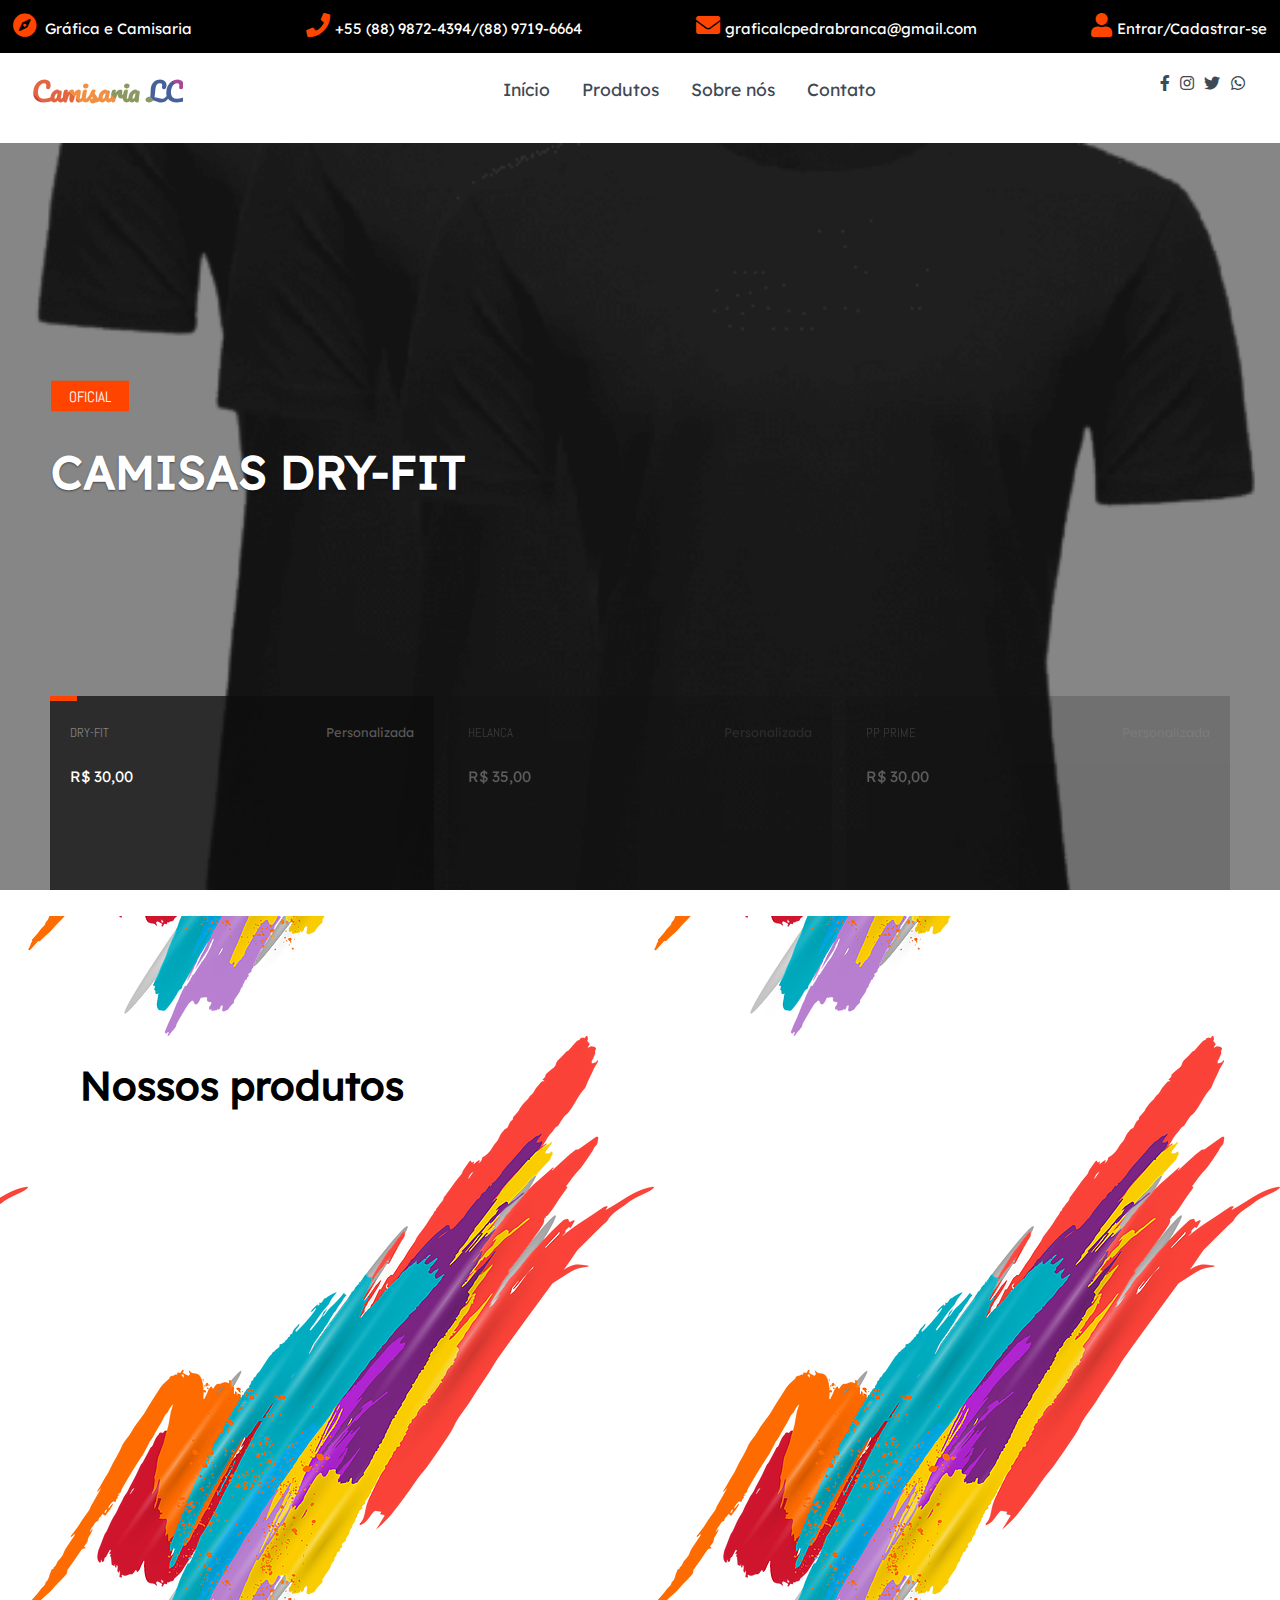
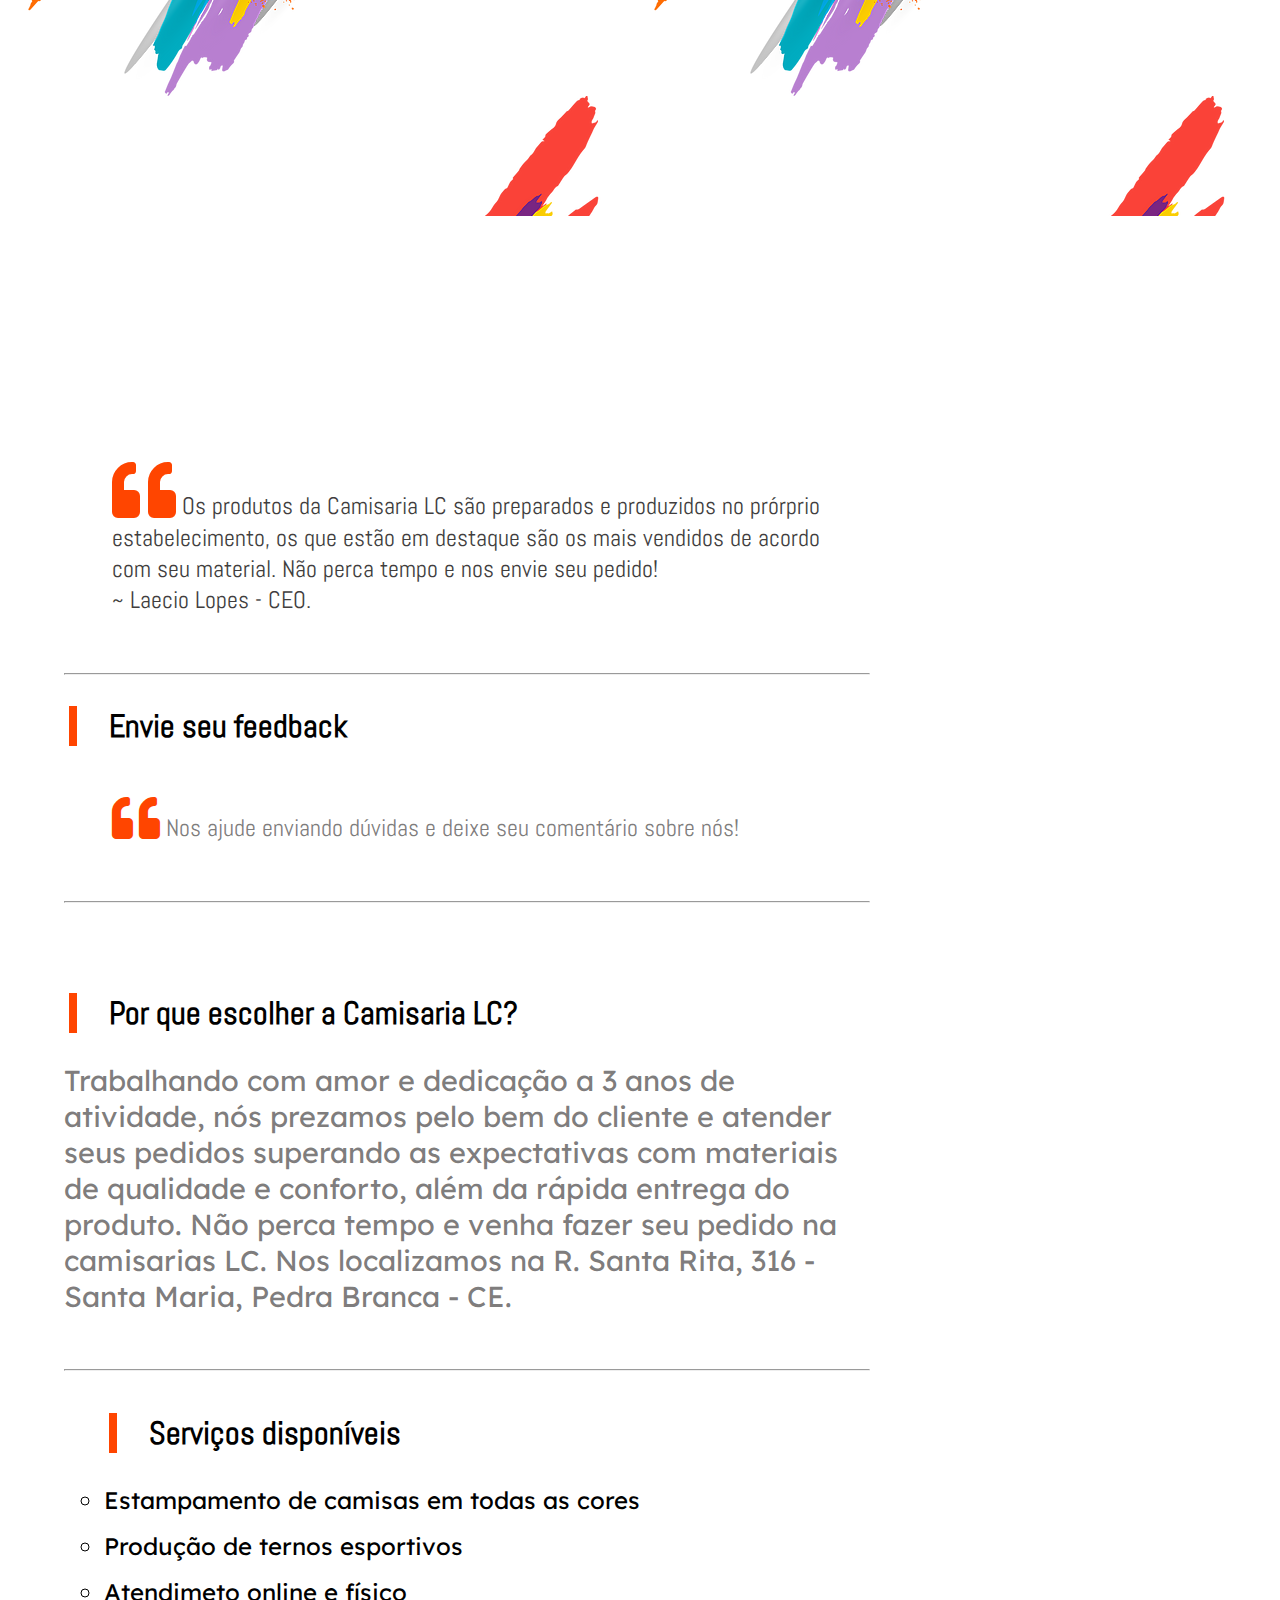
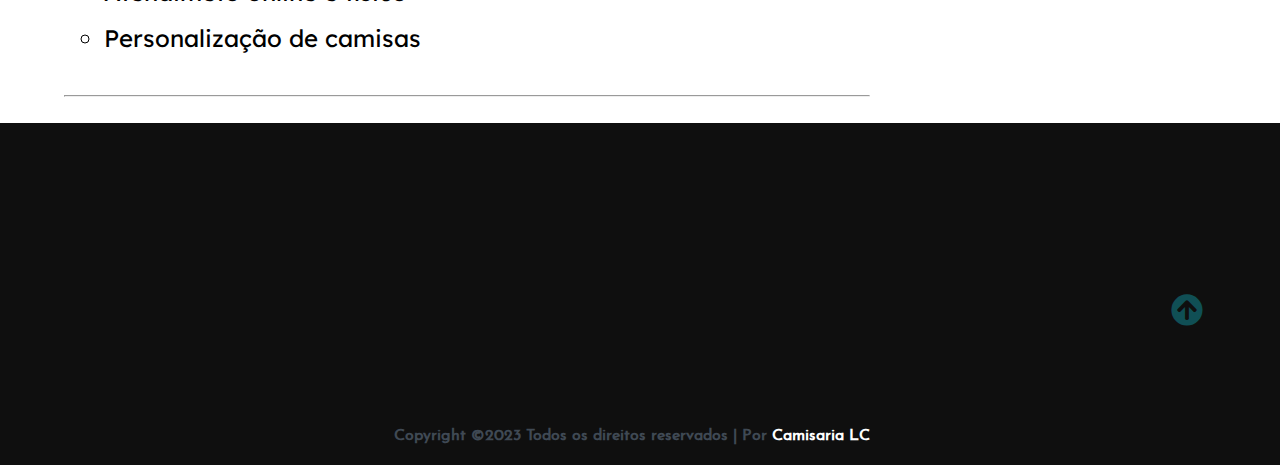
<file: Index.html>
<!DOCTYPE html>
<html lang="en">
<head>
    <link rel="shortcut icon" href="./assets/img/logo.jpg" type="image/x-icon">
    <meta charset="UTF-8">
    <meta name="viewport" content="width=device-width, initial-scale=1.0">
    <meta http-equiv="X-UA-Compatible" content="ie=edge">
    <title>Camisaria LC</title>

    <!-- Font Awesome Icons -->
    <link rel="stylesheet" href="./css/all.css">


    <!-- --------- Owl-Carousel ------------------->
    <link rel="stylesheet" href="./css/owl.carousel.min.css">
    <link rel="stylesheet" href="./css/owl.theme.default.min.css">

    <!-- ------------ AOS Library ------------------------- -->
    <link rel="stylesheet" href="./css/aos.css">

    <!-- Custom Style   -->
    <link rel="stylesheet" href="./css/Style.css">

</head>

<body>
     <!-- --------------Address - Bar---------------- -->
     <div class="contact-bar">
        <li><i class="fa fa-compass"></i> Gráfica e Camisaria</li>
        <li><i class="fa fa-phone"></i>+55 (88) 9872-4394/(88) 9719-6664</li>
        <li><i class="fa fa-envelope"></i>graficalcpedrabranca@gmail.com</li>
        <div class="login">
          <a href="./pages/signup.html"><i class="fas fa-user"></i>Entrar/Cadastrar-se</a>
        </div>
      </div>
      <!-- ------x------Address-----x----- - Bar  -->

    <!-- ----------------------------  Navigation ---------------------------------------------- -->

    <nav class="nav">
        <div class="nav-menu  flex-row">
            <div class="nav-brand">
                <a href="./Index.html" class="text-gray gradient-text">Camisaria LC</a>
            </div>
            <div class="toggle-collapse">
                <div class="toggle-icons">
                    <i class="fas fa-bars"></i>
                </div>
            </div>
            <div>
                <ul class="nav-items">
                    <li class="nav-link">
                        <a href="#">Início</a>
                    </li>
                    <li class="nav-link">
                        <a href="produtos.html">Produtos</a>
                    </li>
                    <li class="nav-link ">
                        <a href="./pages/about.html">Sobre nós</a>
                    </li>
                    <li class="nav-link">
                        <a href="./pages/contact.html">Contato</a>
                    </li>
                </ul>
            </div>
            <div class="social text-gray">
                <a href="https://www.facebook.com/laecio.lopes.3"><i class="fab fa-facebook-f"></i></a>
                <a href="https://www.instagram.com/grafica_lc/"><i class="fab fa-instagram"></i></a>
                <a href="#"><i class="fab fa-twitter"></i></a>
                <a href="#"><i class="fab fa-whatsapp"></i></a>
            </div>
        </div>
    </nav>

    <!-- ------------x---------------  Navigation --------------------------x------------------- -->

    <!----------------------------- Main Site Section ------------------------------>
    <main>
        <!------------------------ Site Title ---------------------->

        <section class="carousel ">
            <div class="progress-bar progress-bar--primary hide-on-desktop">
              <div class="progress-bar__fill"></div>
            </div>
          
          <header class="main-post-wrapper">
            <div class="slides">
                <!-- DRY-FIT -->
                <article class="main-post main-post--not-active">
                <div class="main-post__image">
                  <img src="./assets/roupas/dryFit.png" alt="" />
                </div>
                <div class="main-post__content">
                  <div class="main-post__tag-wrapper">
                    <span class="main-post__tag">OFICIAL</span>
                  </div>
                  <!-- NOME DO PRODUTO -->
                  <h1 class="main-post__title">CAMISAS DRY-FIT</h1>
                </div>
              </article>
              <!-- HELANCA -->
              <article class="main-post main-post--not-active">
                <div class="main-post__image">
                  <img src="./assets/roupas/helanca.jpg" alt="" />
                </div>
                <div class="main-post__content">
                  <div class="main-post__tag-wrapper">
                    <span class="main-post__tag">OFICIAL</span>
                  </div>
                  <!-- NOME DO PRODUTO -->
                  <h1 class="main-post__title">CAMISAS HELANCA</h1>
                </div>
              </article>
              <!-- PP PRIME -->
              <article class="main-post main-post--not-active">
                <div class="main-post__image">
                  <img src="./assets/roupas/ppPrime.jpg" alt="" />
                </div>
                <div class="main-post__content">
                  <div class="main-post__tag-wrapper">
                    <span class="main-post__tag">OFICIAL</span></a>
                  </div>
                  <!-- NOME DO PRODUTO -->
                  <h1 class="main-post__title">CAMISAS PP PRIME</h1>
                </div>
              </article>
            </div>
          </header>
          
          <div class="posts-wrapper hide-on-mobile">
            <article class="post post--active">
              <div class="progress-bar">
                <div class="progress-bar__fill"></div>
              </div>
              <!-- PROMOÇÃO -->
              <header class="post__header">
                <span class="post__tag">DRY-FIT</span>
                <p class="post__published">Personalizada</p>
              </header>
              <h2 class="post__title">R$ 30,00</h2>
            </article>
            <article class="post">
              <div class="progress-bar">
                <div class="progress-bar__fill"></div>
              </div>
              <!-- PROMOÇÃO -->
              <header class="post__header">
                <span class="post__tag">HELANCA</span>
                <p class="post__published">Personalizada</p>
              </header>
              <h2 class="post__title">R$ 35,00</h2>
            </article>
            <article class="post">
              <div class="progress-bar">
                <div class="progress-bar__fill"></div>
              </div>
              <!-- PROMOÇÃO -->
              <header class="post__header">
                <span class="post__tag">PP PRIME</span>
                <p class="post__published">Personalizada</p>
              </header>
              <h2 class="post__title">R$ 30,00</h2>
            </article>
          </div>
          </section>

        <!------------x----------- Site Title ----------x----------->


        <!-- --------------------- Blog Carousel ----------------- -->

        <section>
            <div class="blog">
                <div class="container">
                    <h1 id="fleet-lb">Nossos produtos</h1>
                    <div class="owl-carousel owl-theme blog-post">
                        <div class="blog-content" data-aos="fade-right" data-aos-delay="200">
                            <img src="./assets/roupas/bAguia.png" alt="produto-1">
                            <div class="blog-title">
                                <h3>Camisa esportiva</h3>
                                <a href="./produtos.html"><button class="btn btn-blog">Ver produto</button></a>
                                <span>DRY-FIT</span>
                            </div>
                        </div>
                        <div class="blog-content" data-aos="fade-in" data-aos-delay="200">
                            <img src="./assets/roupas/bCobra.png" alt="produto-2" height="290rem">
                            <div class="blog-title">
                                <h3>Camisa personalizada cobra</h3>
                                <a href="./produtos.html"><button class="btn btn-blog">Ver produto</button></a>
                                <span>HELANCA</span>
                            </div>
                        </div>
                        <div class="blog-content" data-aos="fade-left" data-aos-delay="200">
                            <img src="./assets/roupas/bCopaNS.png" alt="produto-3" height="290rem">
                            <div class="blog-title">
                                <h3>Camisa esportiva personalizada</h3>
                                <a href="./produtos.html"><button class="btn btn-blog">Ver produto</button></a>
                                <span>DRY-FIT</span>
                            </div>
                        </div>
                        <div class="blog-content" data-aos="fade-right" data-aos-delay="200">
                            <img src="./assets/roupas/bEnfer.png" alt="produto-4" height="290rem">
                            <div class="blog-title">
                                <h3>Camiseta esportiva personalizada</h3>
                                <a href="./produtos.html"><button class="btn btn-blog">Ver produto</button></a>
                                <span>DRY-FIT</span>
                            </div>
                        </div>
                         <div class="blog-content" data-aos="fade-right" data-aos-delay="200">
                            <img src="./assets/roupas/bLuizGonzaga.png" alt="produto-5" height="290rem">
                            <div class="blog-title">
                                <h3>Personalização de camisas</h3>
                                <a href="./produtos.html"><button class="btn btn-blog">Ver produto</button></a>
                                <span>PP PRIME</span>
                            </div>
                        </div>
                         <div class="blog-content" data-aos="fade-right" data-aos-delay="200">
                            <img src="./assets/roupas/bMilan.png" alt="produto-6" height="290rem">
                            <div class="blog-title">
                                <h3>Terno de futebol</h3>
                                <a href="./produtos.html"><button class="btn btn-blog">Ver produto</button></a>
                                <span>DRY-FIT</span>
                            </div>
                        </div>
                    </div>
                </div>
            </div>
        </section>

        <!-- ----------x---------- Blog Carousel --------x-------- -->
            <div>
              <br><br><br><br><br><br><br><br><br>
            </div>
        <!-- ---------------------- Site Content -------------------------->

        <section class="container">
            <div class="site-content">
                <div class="posts">
            <section class="what-we-do">
                        <blockquote>
                            <i class="fa fa-quote-left"></i>
                            Os produtos da Camisaria LC são preparados e produzidos no prórprio estabelecimento,
                            os que estão em destaque são os mais vendidos de acordo com seu material. Não perca
                            tempo e nos envie seu pedido!
                            <br><caption>
                                ~ Laecio Lopes - CEO.
                            </caption>
                        </blockquote><br><hr><br>
                <div class="intro">
                    <div class="cust-fedback">
                        <h3>Envie seu feedback</h3>
                        <p class="message">
                        <i class="fa fa-quote-left"></i>
                        Nos ajude enviando dúvidas e deixe seu comentário sobre nós!
                        </p>
                    </div><br><hr><br>
                <div class="why-us">
                <h3>Por que escolher a Camisaria LC?</h3>
                <p class="text-intro">
                    Trabalhando com amor e dedicação a 3 anos de atividade, nós prezamos pelo bem
                    do cliente e atender seus pedidos superando as expectativas com materiais de 
                    qualidade e conforto, além da rápida entrega do produto. Não perca tempo e
                    venha fazer seu pedido na camisarias LC. Nos localizamos na R. Santa Rita, 316 - Santa Maria, Pedra Branca - CE.
                </p><br><hr><br>
                <ul class="values">
                    <h3>Serviços disponíveis</h3>
                    <li>Estampamento de camisas em todas as cores</li>
                    <li>Produção de ternos esportivos</li>
                    <li>Atendimeto online e físico</li>
                    <li>Personalização de camisas</li>
                </ul>
                </div>
                <br><hr><br>
                </div>
            </section>
           <!-- -----------x---------- Site Content -------------x------------>
    </main>
    <!---------------x------------- Main Site Section ---------------x-------------->


    <!-- --------------------------- Footer ---------------------------------------- -->

    <footer class="footer">
        <div class="container">
            <div class="about-us" data-aos="fade-right" data-aos-delay="200">
                <h2>Sobre nós</h2>
                <p>A camisaria LC disponibiliza conforto e qualidade para seus clientes, produzimos
                    camisas personalizadas, ternos esportivos e uma diversidade de tecidos.
                </p>
            </div>
            <div class="newsletter" data-aos="fade-right" data-aos-delay="200">
                <h2>Parcerias</h2>
                <p>Para parcerias, escreva-nos um email!</p>
                <div class="form-element">
                    <input type="text" placeholder="Email"><span><i class="fas fa-chevron-right"></i></span>
                </div>
            </div>
            <div class="follow" data-aos="fade-left" data-aos-delay="200">
                <h2>Siga-nos</h2>
                <p>Nossas redes sociais:</p>
                <div>
                    <a href="https://www.facebook.com/laecio.lopes.3"><i class="fab fa-facebook-f"></i></a>
                    <i class="fab fa-youtube"></i>
                    <a href="https://www.instagram.com/grafica_lc/"><i class="fab fa-instagram"></i></a>
                </div>
            </div>
        </div>
        <div class="rights flex-row">
            <h4 class="text-gray">
            Copyright ©2023 Todos os direitos reservados | Por
            <a href="#" target="_black">Camisaria LC<i class="fab fa-users"></i></a>
        </h4>
        </div>
        <div class="move-up">
            <span><i class="fas fa-arrow-circle-up fa-2x"></i></span>
        </div>
    </footer>

    <!-- -------------x------------- Footer --------------------x------------------- -->

    <!-- Jquery Library file -->
    <script src="./js/Jquery3.4.1.min.js"></script>

    <!-- --------- Owl-Carousel js ------------------->
    <script src="./js/owl.carousel.min.js"></script>

    <!-- ------------ AOS js Library  ------------------------- -->
    <script src="./js/aos.js"></script>

    <!-- Custom Javascript file -->
    <script src="./js/main.js"></script>
    <script src="./js/custom.js"></script>
</body>
</html>
</file>
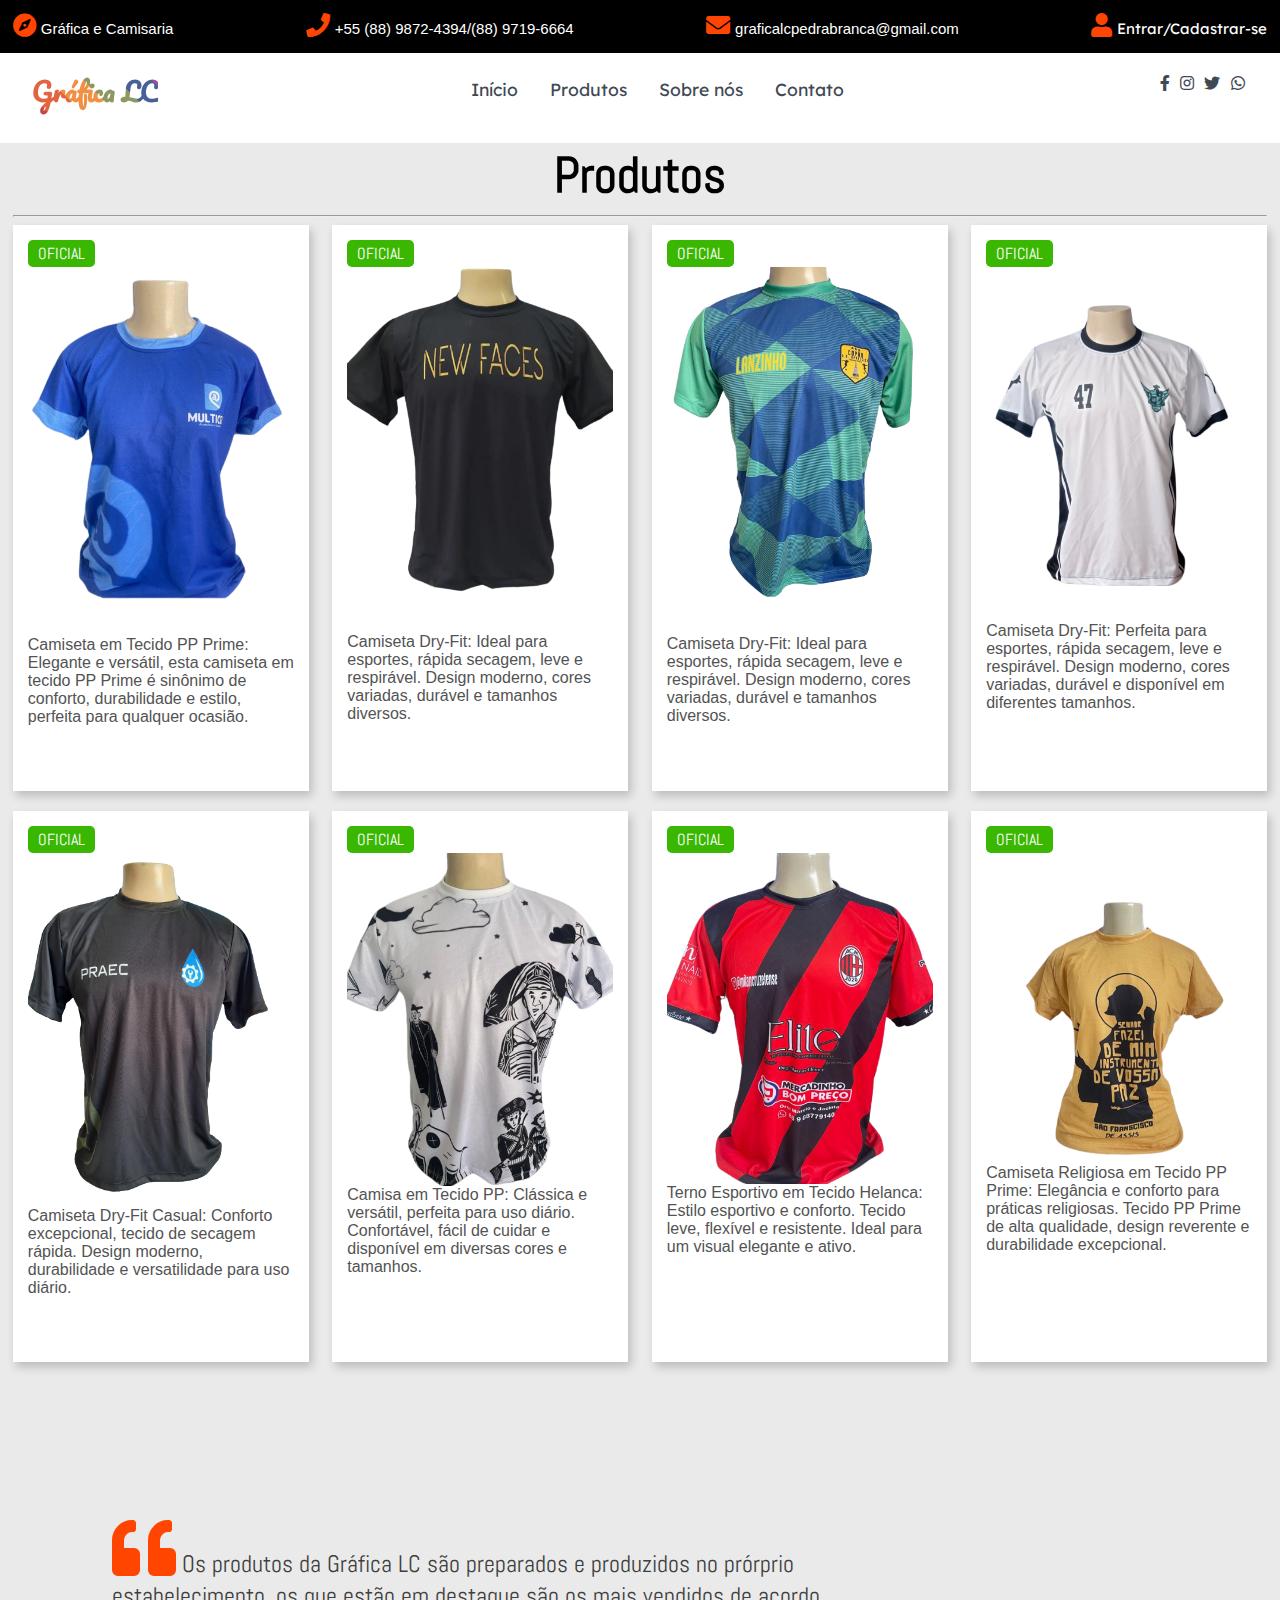
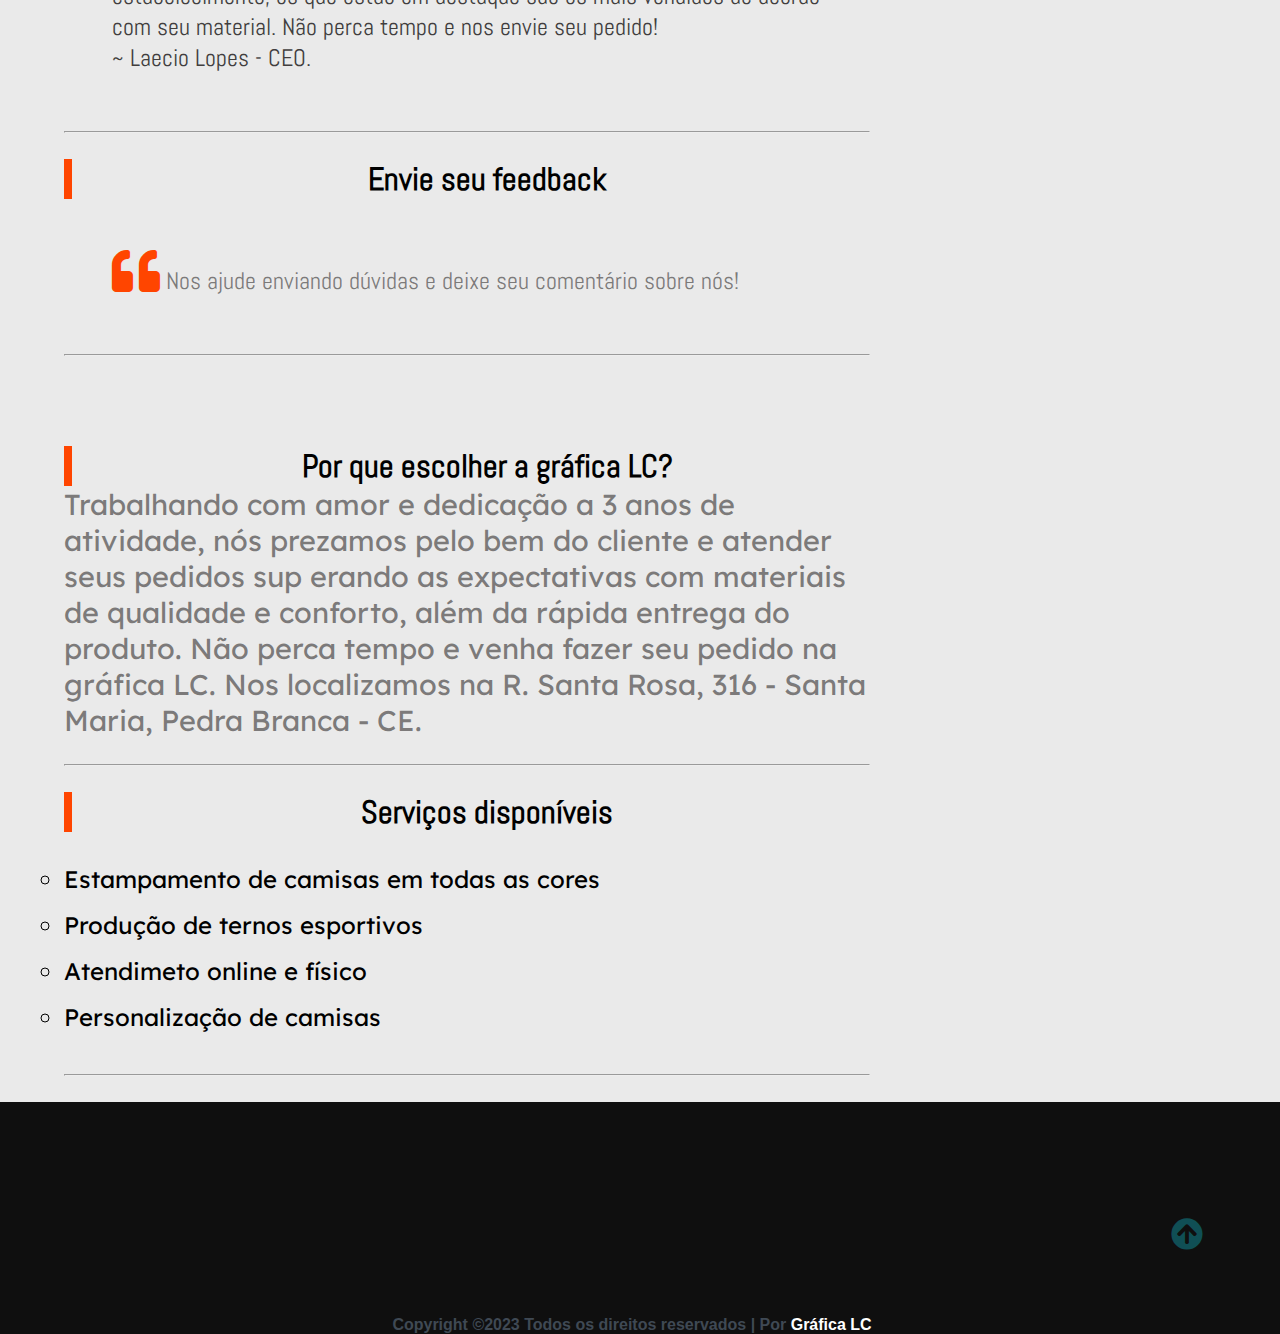
<file: produtos.html>
<!DOCTYPE html>
<html lang="en">
<head>
    <link rel="shortcut icon" href="./assets/img/logo.jpg" type="image/x-icon">
    <meta charset="UTF-8">
    <meta name="viewport" content="width=device-width, initial-scale=1.0">
    <meta http-equiv="X-UA-Compatible" content="ie=edge">
    <title>Gráfica LC</title>

    <!-- Font Awesome Icons -->
    <link rel="stylesheet" href="./css/all.css">


    <!-- --------- Owl-Carousel ------------------->
    <link rel="stylesheet" href="./css/owl.carousel.min.css">
    <link rel="stylesheet" href="./css/owl.theme.default.min.css">

    <!-- ------------ AOS Library ------------------------- -->
    <link rel="stylesheet" href="./css/aos.css">

    <!-- Custom Style   -->
    <link rel="stylesheet" href="./css/Style.css">
    <link rel="stylesheet" href="./css/produtos.css">

</head>

<body>
     <!-- --------------Address - Bar---------------- -->
     <div class="contact-bar">
        <li><i class="fa fa-compass"></i>Gráfica e Camisaria</li>
        <li><i class="fa fa-phone"></i>+55 (88) 9872-4394/(88) 9719-6664</li>
        <li><i class="fa fa-envelope"></i>graficalcpedrabranca@gmail.com</li>
        <div class="login">
          <a href="./pages/signup.html"><i class="fas fa-user"></i>Entrar/Cadastrar-se</a>
        </div>
      </div>
      <!-- ------x------Address-----x----- - Bar  -->

    <!-- ----------------------------  Navigation ---------------------------------------------- -->

    <nav class="nav">
        <div class="nav-menu  flex-row">
            <div class="nav-brand">
                <a href="./Index.html" class="text-gray gradient-text">Gráfica LC</a>
            </div>
            <div class="toggle-collapse">
                <div class="toggle-icons">
                    <i class="fas fa-bars"></i>
                </div>
            </div>
            <div>
                <ul class="nav-items">
                    <li class="nav-link">
                        <a href="Index.html">Início</a>
                    </li>
                    <li class="nav-link">
                        <a href="#">Produtos</a>
                    </li>
                    <li class="nav-link ">
                        <a href="./pages/about.html">Sobre nós</a>
                    </li>
                    <li class="nav-link">
                        <a href="./pages/contact.html">Contato</a>
                    </li>
                </ul>
            </div>
            <div class="social text-gray">
                <a href="https://www.facebook.com/laecio.lopes.3"><i class="fab fa-facebook-f"></i></a>
                <a href="https://www.instagram.com/grafica_lc/"><i class="fab fa-instagram"></i></a>
                <a href="#"><i class="fab fa-twitter"></i></a>
                <a href="#"><i class="fab fa-whatsapp"></i></a>
            </div>
        </div>
    </nav>

    <!-- ------------x---------------  Navigation --------------------------x------------------- -->

    <!----------------------------- Main Site Section ------------------------------>

    <main>

        <!------------------------ Site Title ---------------------->
 
          <!-- --------------------- Blog Carousel ----------------- -->
          <main class="containerP">

            <section class="produtos">
    
                <h3>Produtos</h3>
    <hr>
                <ul class="produtos_lista">
                    
                    <li class="produto">
                        <span class="produto_desconto">OFICIAL</span>
                        
    
                        <figure class="produto_foto">
                            <img src="./assets/roupas/bMulti.png" alt="">
                            <figcaption>Produto</figcaption>
                        </figure>
                        <br><br>
                        <h2><b>Camiseta em Tecido PP Prime:</b>
                            Elegante e versátil, esta camiseta em tecido PP Prime 
                            é sinônimo de conforto, durabilidade e estilo, perfeita para qualquer ocasião.</h2>
                       <!--
                        <div class="produto_avaliacao">
                            <span class="ativo"></span>
                            <span class="ativo"></span>
                            <span class="ativo"></span>
                            <span class="ativo"></span>
                            <span></span>
                        </div>
    -->         <!--
                        <div class="produto_preco">
                            <span></span>
                            <strong>Personalizada</strong>
                            <p>PP Prime</p>
                        </div>
                        -->
                                         <!--<button class="produto_adicionar_carrinho">Ver produto</button>-->
                    </li>
    
                    <li class="produto">
                        
                        <span class="produto_desconto">OFICIAL</span>
    
                        <figure class="produto_foto">
                            <img src="./assets/roupas/bNewfaces.png" alt="">
                            <figcaption>Produto</figcaption>
                        </figure>
                       <br><br>
                        <h2><b>Camiseta Dry-Fit:</b> Ideal para esportes, rápida secagem, leve e respirável. 
                            Design moderno, cores variadas, durável e tamanhos diversos.</h2>
                        <!--
                        <div class="produto_avaliacao">
                            <span class="ativo"></span>
                            <span class="ativo"></span>
                            <span class="ativo"></span>
                            <span class="ativo"></span>
                            <span class="ativo"></span>
                        </div>
    
                        <div class="produto_preco">
                            <span>R$ 45,00</span>
                            <strong>R$ 35,00</strong>
                            <p>Pagamento via: PIX, Boleto e cartão</p>
                        </div>
    
                        -->               
      <!--<button class="produto_adicionar_carrinho">Ver produto</button>-->
                    </li>
    
                    <li class="produto">
                        
                        <span class="produto_desconto">OFICIAL</span>
    
                        <figure class="produto_foto">
                            <img src="./assets/roupas/bCopaNS.png" alt="">
                            <figcaption>Produto</figcaption>
                        </figure>
                        <br><br>
                        <h2><b>Camiseta Dry-Fit:</b> Ideal para esportes, rápida secagem, leve e respirável. 
                            Design moderno, cores variadas, durável e tamanhos diversos.</h2>
                      <!--
                        <div class="produto_avaliacao">
                            <span class="ativo"></span>
                            <span class="ativo"></span>
                            <span class="ativo"></span>
                            <span class="ativo"></span>
                            <span></span>
                        </div>
    
                        <div class="produto_preco">
                            <span>R$ 40,00</span>
                            <strong>R$ 30,00</strong>
                            <p>Pagamento via: PIX, Boleto e cartão</p>
                        </div>
    -->                 
            <!--<button class="produto_adicionar_carrinho">Ver produto</button>-->  
                    </li>
    
                    <li class="produto">
                        
                       <span class="produto_desconto">OFICIAL</span>
    
                        <figure class="produto_foto">
                            <img src="./assets/roupas/bEnfer.png" alt="">
                            <figcaption>Produto</figcaption>
                        </figure>
                       <br><br>
                        <h2><b>Camiseta Dry-Fit:</b> Perfeita para esportes, rápida secagem, leve e respirável. 
                            Design moderno, cores variadas, durável e disponível em diferentes tamanhos.</h2>
                        <!--
                        <div class="produto_avaliacao">
                            <span class="ativo"></span>
                            <span class="ativo"></span>
                            <span class="ativo"></span>
                            <span class="ativo"></span>
                            <span></span>
                        </div>
    --><!--
                        <div class="produto_preco">
                            <span>R$ Desconto</span>
                            <strong>R$ Preco</strong>
                            <p>Pagamento via: PIX, Boleto e cartão</p>
                        </div>
    
    -->
                        <!--<button class="produto_adicionar_carrinho">Ver produto</button>-->
                    </li>
     
                </ul>
    
            </section>
    
            <section class="produtos">
    
    
                <ul class="produtos_lista">
                    
                    <li class="produto">
                        
                        <span class="produto_desconto">OFICIAL</span>
     
                         <figure class="produto_foto">
                             <img src="./assets/roupas/bPraec.png" alt="">
                             <figcaption>Produto</figcaption>
                         </figure>
                        
                         <h2><b>Camiseta Dry-Fit Casual:</b> Conforto excepcional, tecido de secagem rápida. 
                            Design moderno, durabilidade e versatilidade para uso diário.</h2>
     <!--                    
                         <div class="produto_avaliacao">
                             <span class="ativo"></span>
                             <span class="ativo"></span>
                             <span class="ativo"></span>
                             <span class="ativo"></span>
                             <span></span>
                         </div>
     
                         <div class="produto_preco">
                             <span>R$ Desconto</span>
                             <strong>R$ Preco</strong>
                             <p>Pagamento via: PIX, Boleto e cartão</p>
                         </div>
     -->
                         <!--<button class="produto_adicionar_carrinho">Ver produto</button>-->
                        
                     </li>

                                        <li class="produto">
                        
                       <span class="produto_desconto">OFICIAL</span>
    
                        <figure class="produto_foto">
                            <img src="./assets/roupas/bLuizGonzaga.png" alt="">
                            <figcaption>Produto</figcaption>
                        </figure>
                       
                        <h2><b>Camisa em Tecido PP:</b> Clássica e versátil, perfeita para uso diário. 
                            Confortável, fácil de cuidar e disponível em diversas cores e tamanhos.</h2>
         <!--               
                        <div class="produto_avaliacao">
                            <span class="ativo"></span>
                            <span class="ativo"></span>
                            <span class="ativo"></span>
                            <span class="ativo"></span>
                            <span></span>
                        </div>
    
                        <div class="produto_preco">
                            <span>R$ Desconto</span>
                            <strong>R$ Preco</strong>
                            <p>Pagamento via: PIX, Boleto e cartão</p>
                        </div>
    -->
                        <!--<button class="produto_adicionar_carrinho">Ver produto</button>-->
    
                    </li>
    
                    <li class="produto">
                        
                        <span class="produto_desconto">OFICIAL</span>
     
                         <figure class="produto_foto">
                             <img src="./assets/roupas/bMilan.png" alt="">
                             <figcaption>Produto</figcaption>
                         </figure>
                        
                         <h2><b>Terno Esportivo em Tecido Helanca:</b> Estilo esportivo e conforto. Tecido leve, flexível e resistente. 
                            Ideal para um visual elegante e ativo.</h2>
       <!--                  
                         <div class="produto_avaliacao">
                             <span class="ativo"></span>
                             <span class="ativo"></span>
                             <span class="ativo"></span>
                             <span class="ativo"></span>
                             <span></span>
                         </div>
     
                         <div class="produto_preco">
                             <span>R$ Desconto</span>
                             <strong>R$ Preco</strong>
                             <p>Pagamento via: PIX, Boleto e cartão</p>
                         </div>
     -->
                         <!--<button class="produto_adicionar_carrinho">Ver produto</button>-->
     
                     </li>
    
                     <li class="produto">
                        
                        <span class="produto_desconto">OFICIAL</span>
     
                         <figure class="produto_foto">
                             <img src="./assets/roupas/bS.Francisco.png" alt="">
                             <figcaption>Produto</figcaption>
                         </figure>
                        
                         <h2><b>Camiseta Religiosa em Tecido PP Prime:</b> Elegância e conforto para práticas religiosas. 
                            Tecido PP Prime de alta qualidade, design reverente e durabilidade excepcional.</h2>
        <!--
                         <div class="produto_avaliacao">
                             <span class="ativo"></span>
                             <span class="ativo"></span>
                             <span class="ativo"></span>
                             <span class="ativo"></span>
                             <span></span>
                         </div>
     
                         <div class="produto_preco">
                             <span>R$ Desconto</span>
                             <strong>R$ Preco</strong>
                             <p>Pagamento via: PIX, Boleto e cartão</p>
                         </div>
     -->                 
                         <!--<button class="produto_adicionar_carrinho">Ver produto</button>-->
                     </li>
                </ul>
            </section>
    
        </main>

        <!-- ----------x---------- Blog Carousel --------x-------- -->
            <br><br><br>
        <!-- ---------------------- Site Content -------------------------->

        <section class="container">
            <div class="site-content">
                <div class="posts">
            <section class="what-we-do">
                        <blockquote>
                            <i class="fa fa-quote-left"></i>
                            Os produtos da Gráfica LC são preparados e produzidos no prórprio estabelecimento,
                            os que estão em destaque são os mais vendidos de acordo com seu material. Não perca
                            tempo e nos envie seu pedido!
                            <br><caption>
                                ~ Laecio Lopes - CEO.
                            </caption>
                        </blockquote><br><hr><br>
                <div class="intro">
                    <div class="cust-fedback">
                        <h3>Envie seu feedback</h3>
                        <p class="message">
                        <i class="fa fa-quote-left"></i>
                        Nos ajude enviando dúvidas e deixe seu comentário sobre nós!
                        </p>
                    </div><br><hr><br>
                <div class="why-us">
                <h3>Por que escolher a gráfica LC?</h3>
                <p class="text-intro">
                    Trabalhando com amor e dedicação a 3 anos de atividade, nós prezamos pelo bem
                    do cliente e atender seus pedidos sup erando as expectativas com materiais de 
                    qualidade e conforto, além da rápida entrega do produto. Não perca tempo e
                    venha fazer seu pedido na gráfica LC. Nos localizamos na R. Santa Rosa, 316 - Santa Maria, Pedra Branca - CE.
                </p><br><hr><br>
                <ul class="values">
                    <h3>Serviços disponíveis</h3>
                    <li>Estampamento de camisas em todas as cores</li>
                    <li>Produção de ternos esportivos</li>
                    <li>Atendimeto online e físico</li>
                    <li>Personalização de camisas</li>
                </ul>
                </div>
                <br><hr><br>
                </div>
            </section>
           <!-- -----------x---------- Site Content -------------x------------>
        </main>
    <!---------------x------------- Main Site Section ---------------x-------------->


    <!-- --------------------------- Footer ---------------------------------------- -->


    <footer class="footer">
        <div class="container">
            <div class="about-us" data-aos="fade-right" data-aos-delay="200">
                <h2>Sobre nós</h2>
                <p>A gráfica LC disponibiliza conforto e qualidade para seus clientes, produzimos
                    camisas personalizadas, ternos esportivos e uma diversidade de tecidos.
                </p>
            </div>
            <div class="newsletter" data-aos="fade-right" data-aos-delay="200">
                <h2>Parcerias</h2>
                <p>Para parcerias, escreva-nos um email!</p>
                <div class="form-element">
                    <input type="text" placeholder="Email"><span><i class="fas fa-chevron-right"></i></span>
                </div>
            </div>
            <div class="follow" data-aos="fade-left" data-aos-delay="200">
                <h2>Siga-nos</h2>
                <p>Nossas redes sociais:</p>
                <div>
                    <a href="https://www.facebook.com/laecio.lopes.3"><i class="fab fa-facebook-f"></i></a>
                    <i class="fab fa-youtube"></i>
                    <a href="https://www.instagram.com/grafica_lc/"><i class="fab fa-instagram"></i></a>
                </div>
            </div>
        </div>
        <div class="rights flex-row">
            <h4 class="text-gray">
            Copyright ©2023 Todos os direitos reservados | Por
            <a href="#" target="_black">Gráfica LC<i class="fab fa-users"></i></a>
        </h4>
        </div>
        <div class="move-up">
            <span><i class="fas fa-arrow-circle-up fa-2x"></i></span>
        </div>
    </footer>

    <!-- -------------x------------- Footer --------------------x------------------- -->

    <!-- Jquery Library file -->
    <script src="./js/Jquery3.4.1.min.js"></script>

    <!-- --------- Owl-Carousel js ------------------->
    <script src="./js/owl.carousel.min.js"></script>

    <!-- ------------ AOS js Library  ------------------------- -->
    <script src="./js/aos.js"></script>

    <!-- Custom Javascript file -->
    <script src="./js/main.js"></script>
    <script src="./js/custom.js"></script>
</body>
</html>
</file>
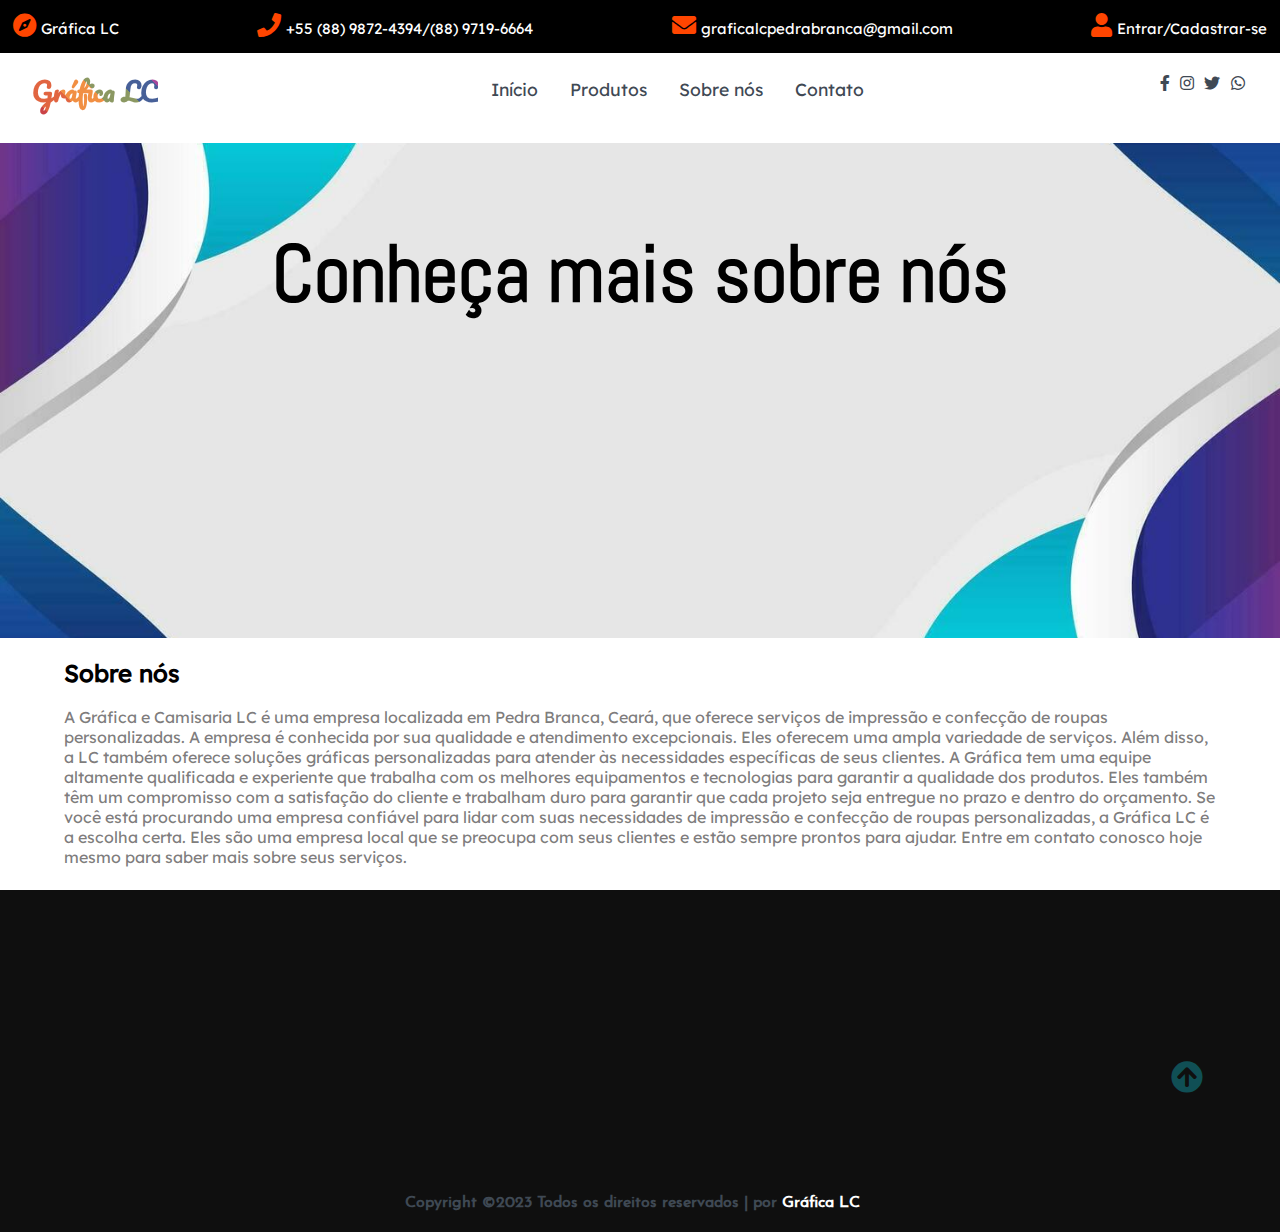
<file: pages/about.html>
<!DOCTYPE html>
<html lang="en">
<head>
    <link rel="shortcut icon" href="../assets/img/logo.jpg" type="image/x-icon">
    <meta charset="UTF-8">
    <meta name="viewport" content="width=device-width, initial-scale=1.0">
    <meta http-equiv="X-UA-Compatible" content="ie=edge">
    <title>Gráfica LC</title>

    <!-- Font Awesome Icons -->
    <link rel="stylesheet" href="../css/all.css">

    <!-- --------- Owl-Carousel ------------------->
    <link rel="stylesheet" href="../css/owl.carousel.min.css">
    <link rel="stylesheet" href="../css/owl.theme.default.min.css">

    <!-- ------------ AOS Library ------------------------- -->
    <link rel="stylesheet" href="../css/aos.css">

    <!-- Custom Style   -->
    <link rel="stylesheet" href="../css/about.css">
    <link rel="stylesheet" href="../css/Style.css">

</head>
<body>
     <!-- --------------Address - Bar---------------- -->
     <div class="contact-bar ">
        <li><i class="fa fa-compass"></i>Gráfica LC</li>
        <li><i class="fa fa-phone"></i>+55 (88) 9872-4394/(88) 9719-6664</li>
        <li><i class="fa fa-envelope"></i>graficalcpedrabranca@gmail.com</li>
        <div class="login">
          <a href="./signup.html"><i class="fas fa-user"></i>Entrar/Cadastrar-se</a>
        </div>
      </div>

    <!-- ----------------------------  Navigation ---------------------------------------------- -->

    <nav class="nav">
        <div class="nav-menu  flex-row">
            <div class="nav-brand">
                <a href="../Index.html" class="text-gray gradient-text">Gráfica LC</a>
            </div>
            <div class="toggle-collapse">
                <div class="toggle-icons">
                    <i class="fas fa-bars"></i>
                </div>
            </div>
            <div>
                <ul class="nav-items">
                    <li class="nav-link">
                        <a href="../Index.html">Início</a>
                    </li>
                    <li class="nav-link">
                        <a href="../produtos.html">Produtos</a>
                    </li>
                    <li class="nav-link ">
                        <a href="#">Sobre nós</a>
                    </li>
                    <li class="nav-link">
                        <a href="./contact.html">Contato</a>
                    </li>
                </ul>
            </div>
            <div class="social text-gray">
                <a href="https://www.facebook.com/laecio.lopes.3"><i class="fab fa-facebook-f"></i></a>
                <a href="https://www.instagram.com/grafica_lc/"><i class="fab fa-instagram"></i></a>
                <a href="#"><i class="fab fa-twitter"></i></a>
                <a href="#"><i class="fab fa-whatsapp"></i></a>
            </div>
        </div>
    </nav>
    <!-- ------------x---------------  Navigation --------------------------x------------------- -->
    <!-- --------------------Site - Content------------------- -->
 <main>
  <section class="hero">
    <div class="hero-text" data-aos="fade-right" data-aos-delay="400">
     Conheça mais sobre nós 
    </div>
  </section>
 </main>
 <!-- --------x------------Site - Content------x------------- -->

    <!-- About - Section -->

    <section class="features15 cid-swzrC2adRn" id="features16-q"> 
        <div class="container">
            <div class="content-wrapper">
                <div class="row align-items-center">
                    <div class="col-12 col-lg">
                        <div class="text-wrapper">
                            <h2 class="mbr-text mbr-fonts-style">Sobre nós</h2>
                                <p class="mbr-text mbr-fonts-style display-4">
                                    A Gráfica e Camisaria LC é uma empresa localizada em Pedra Branca, Ceará, que oferece 
                                    serviços de impressão e confecção de roupas personalizadas. A empresa é conhecida por 
                                    sua qualidade e atendimento excepcionais. Eles oferecem uma ampla variedade de serviços. 
                                    Além disso, a LC também oferece soluções gráficas personalizadas para atender às 
                                    necessidades específicas de seus clientes.

                                    A Gráfica tem uma equipe altamente qualificada e experiente que trabalha com os melhores 
                                    equipamentos e tecnologias para garantir a qualidade dos produtos. Eles também têm um 
                                    compromisso com a satisfação do cliente e trabalham duro para garantir que cada projeto seja 
                                    entregue no prazo e dentro do orçamento.
                                    
                                    Se você está procurando uma empresa confiável para lidar com suas necessidades de impressão e 
                                    confecção de roupas personalizadas, a Gráfica LC é a escolha certa. Eles são uma empresa local 
                                    que se preocupa com seus clientes e estão sempre prontos para ajudar. Entre em contato conosco
                                    hoje mesmo para saber mais sobre seus serviços.
                        </div>
                    </div>
                    <div class="col-12 col-lg-6">
                        
                    </div>
                </div>
            </div>
        </div>
    </section>

    <!-- About - End Section -->

    <!-- Team Section -->

    <section class="gallery3 cid-swzrOAf3be" id="gallery3-r">
        <div class="container">
            <div class="mbr-section-head">
                <h4 class="mbr-section-title mbr-fonts-style align-center mb-0 display-2"><strong></strong></h4>
                <h5 class="mbr-section-subtitle mbr-fonts-style align-center mb-0 mt-2 display-5"></h5>
            </div>
        <div class="row mt-4">
            <div class="item features-image сol-12 col-md-6 col-lg-3 active">
                <div class="item-wrapper box-shadow ">
                    
                </div>
            </div>
        </div>
    </section>

    <!-- Team End Section -->
    
    <!-- --------------------------- Footer --------------------------- -->

    <footer class="footer">
        <div class="container">
            <div class="about-us" data-aos="fade-right" data-aos-delay="200">
                <h2>Sobre nós</h2>
                <p>A gráfica LC disponibiliza conforto e qualidade para seus clientes, produzimos
                    camisas personalizadas, ternos esportivos e uma diversidade de tecidos.</p>
            </div>
            <div class="newsletter" data-aos="fade-right" data-aos-delay="200">
                <h2>Parcerias</h2>
                <p>Para parcerias, escreva-nos um email!</p>
                <div class="form-element">
                    <input type="text" placeholder="Email"><span><i class="fas fa-chevron-right"></i></span>
                </div>
            </div>
            <div class="follow" data-aos="fade-left" data-aos-delay="200">
                <h2>Siga-nos</h2>
                <p>Nossas redes sociais:</p>
                <div>
                    <a href="https://www.facebook.com/laecio.lopes.3"><i class="fab fa-facebook-f"></a></i>
                    <a href="https://www.instagram.com/grafica_lc/"></a><i class="fab fa-instagram"></i>
                </div>
            </div>
        </div>
        <div class="rights flex-row">
            <h4 class="text-gray">
            Copyright ©2023 Todos os direitos reservados | por
            <a href="#" target="_black">Gráfica LC<i class="fab fa-users"></i></a>
        </h4>
        </div>
        <div class="move-up">
            <span><i class="fas fa-arrow-circle-up fa-2x"></i></span>
        </div>
    </footer>

    <!-- -------------x------------- Footer --------------------x------------------- -->

    <!-- Jquery Library file -->
    <script src="../js/Jquery3.4.1.min.js"></script>

    <!-- --------- Owl-Carousel js ------------------->
    <script src="../js/owl.carousel.min.js"></script>

    <!-- ------------ AOS js Library  ------------------------- -->
    <script src="../js/aos.js"></script>

    <!-- Custom Javascript file -->
    <script src="../js/main.js"></script>
    <script src="../js/custom.js"></script>
</body>
</html>
</file>
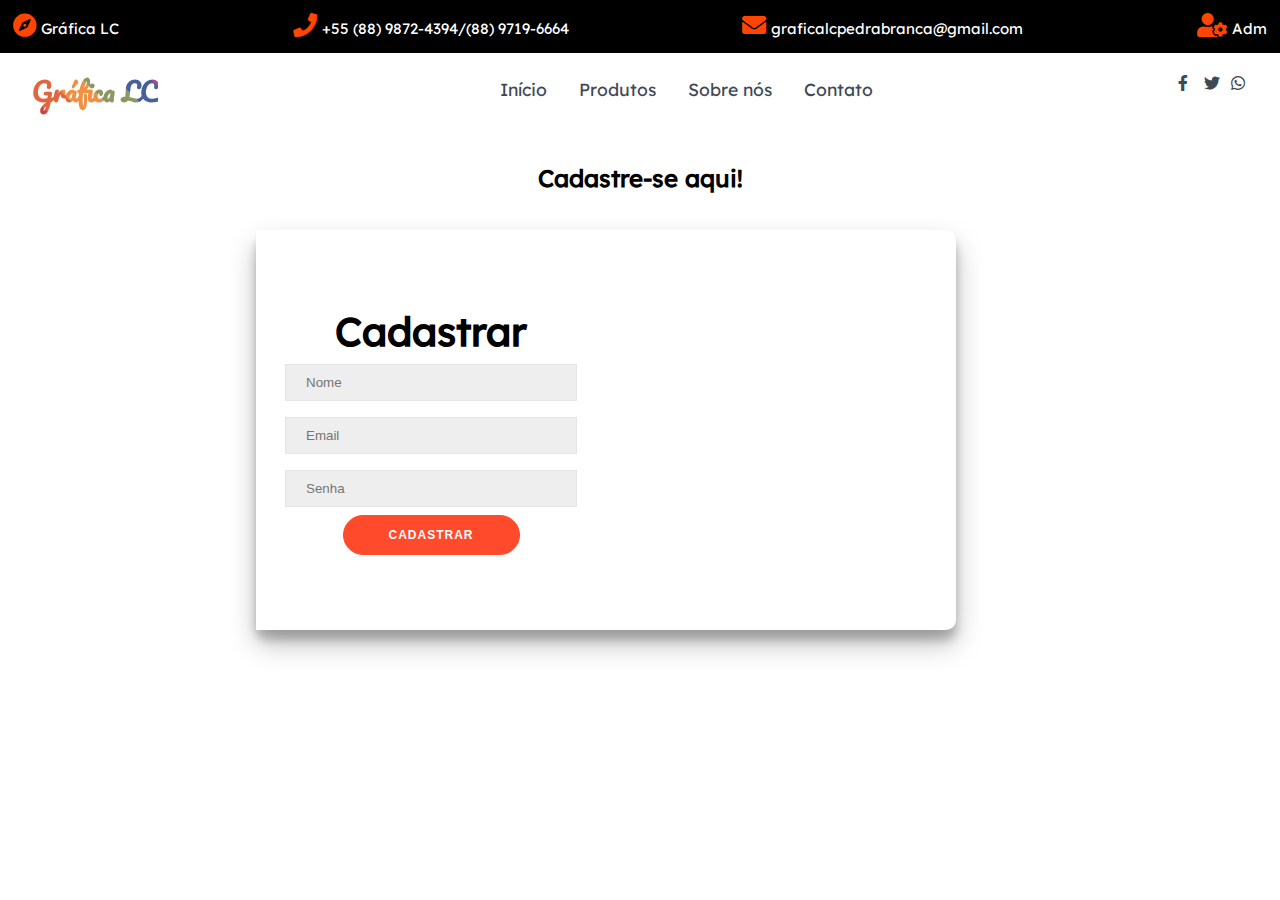
<file: pages/cadastro.html>
<!DOCTYPE html>
<html lang="en">
<head>
    <meta charset="UTF-8">
    <meta http-equiv="X-UA-Compatible" content="IE=edge">
    <meta name="viewport" content="width=device-width, initial-scale=1.0">
    <title>Gráfica LC</title>
    <link rel="shortcut icon" href="../assets/img/logo.jpg" type="image/x-icon">
	<!-- Custom - Css -->
    <link rel="stylesheet" href="../css/signup.css">
	<link rel="stylesheet" href="../css/Style.css">

	<!-- FontAwesome - Css -->
	<link rel="stylesheet" href="../css/all.css">
    
    
</head>
<body>
	 <!-- --------------Address - Bar---------------- -->
     <div class="contact-bar ">
        <li><i class="fa fa-compass"></i>Gráfica LC</li>
        <li><i class="fa fa-phone"></i>+55 (88) 9872-4394/(88) 9719-6664</li>
        <li><i class="fa fa-envelope"></i>graficalcpedrabranca@gmail.com</li>
        <div class="login">
          <a href="../pages/admin/index.html"><i class="fas fa-user-cog"></i>Adm</a>
        </div>
      </div>


    <!-- ----------------------------  Navigation ---------------------------------------------- -->

    <nav class="nav">
        <div class="nav-menu  flex-row">
            <div class="nav-brand">
                <a href="#" class="text-gray gradient-text">Gráfica LC</a>
            </div>
            <div class="toggle-collapse">
                <div class="toggle-icons">
                    <i class="fas fa-bars"></i>
                </div>
            </div>
            <div>
                <ul class="nav-items">
                    <li class="nav-link">
                        <a href="../Index.html">Início</a>
                    </li>
                    <li class="nav-link">
                        <a href="../produtos.html">Produtos</a>
                    </li>
                    <li class="nav-link ">
                        <a href="./about.html">Sobre nós</a>
                    </li>
                    <li class="nav-link">
                        <a href="./contact.html">Contato</a>
                    </li>
                </ul>
            </div>
            <div class="social text-gray">
                <a href="https://www.facebook.com/laecio.lopes.3"><i class="fab fa-facebook-f"></i></a>
                <a href="https://www.instagram.com/grafica_lc/"><i class="bi bi-instagram"></i></a>
                <a href="#"><i class="fab fa-twitter"></i></a>
                <a href="#"><i class="fab fa-whatsapp"></i></a>
            </div>
        </div>
    </nav>

    <!-- ------------x---------------  Navigation --------------------------x------------------- -->

    <h2 class="h2 title">Cadastre-se aqui!</h2>
	<br>
<div class="container" id="container">
	<div class="form-container sign-in-container">
		<form action="../pages/user.html" class="form">
			<h1 class="h1">Cadastrar</h1>
            <input type="email" placeholder="Nome" required/>
			<input type="email" placeholder="Email" required/>
			<input type="password" placeholder="Senha" required />
			<button class="button">Cadastrar</button>
		</form>
	</div>
</div>


<script src="../js/signup.js"></script>
</body>
</html>
</file>
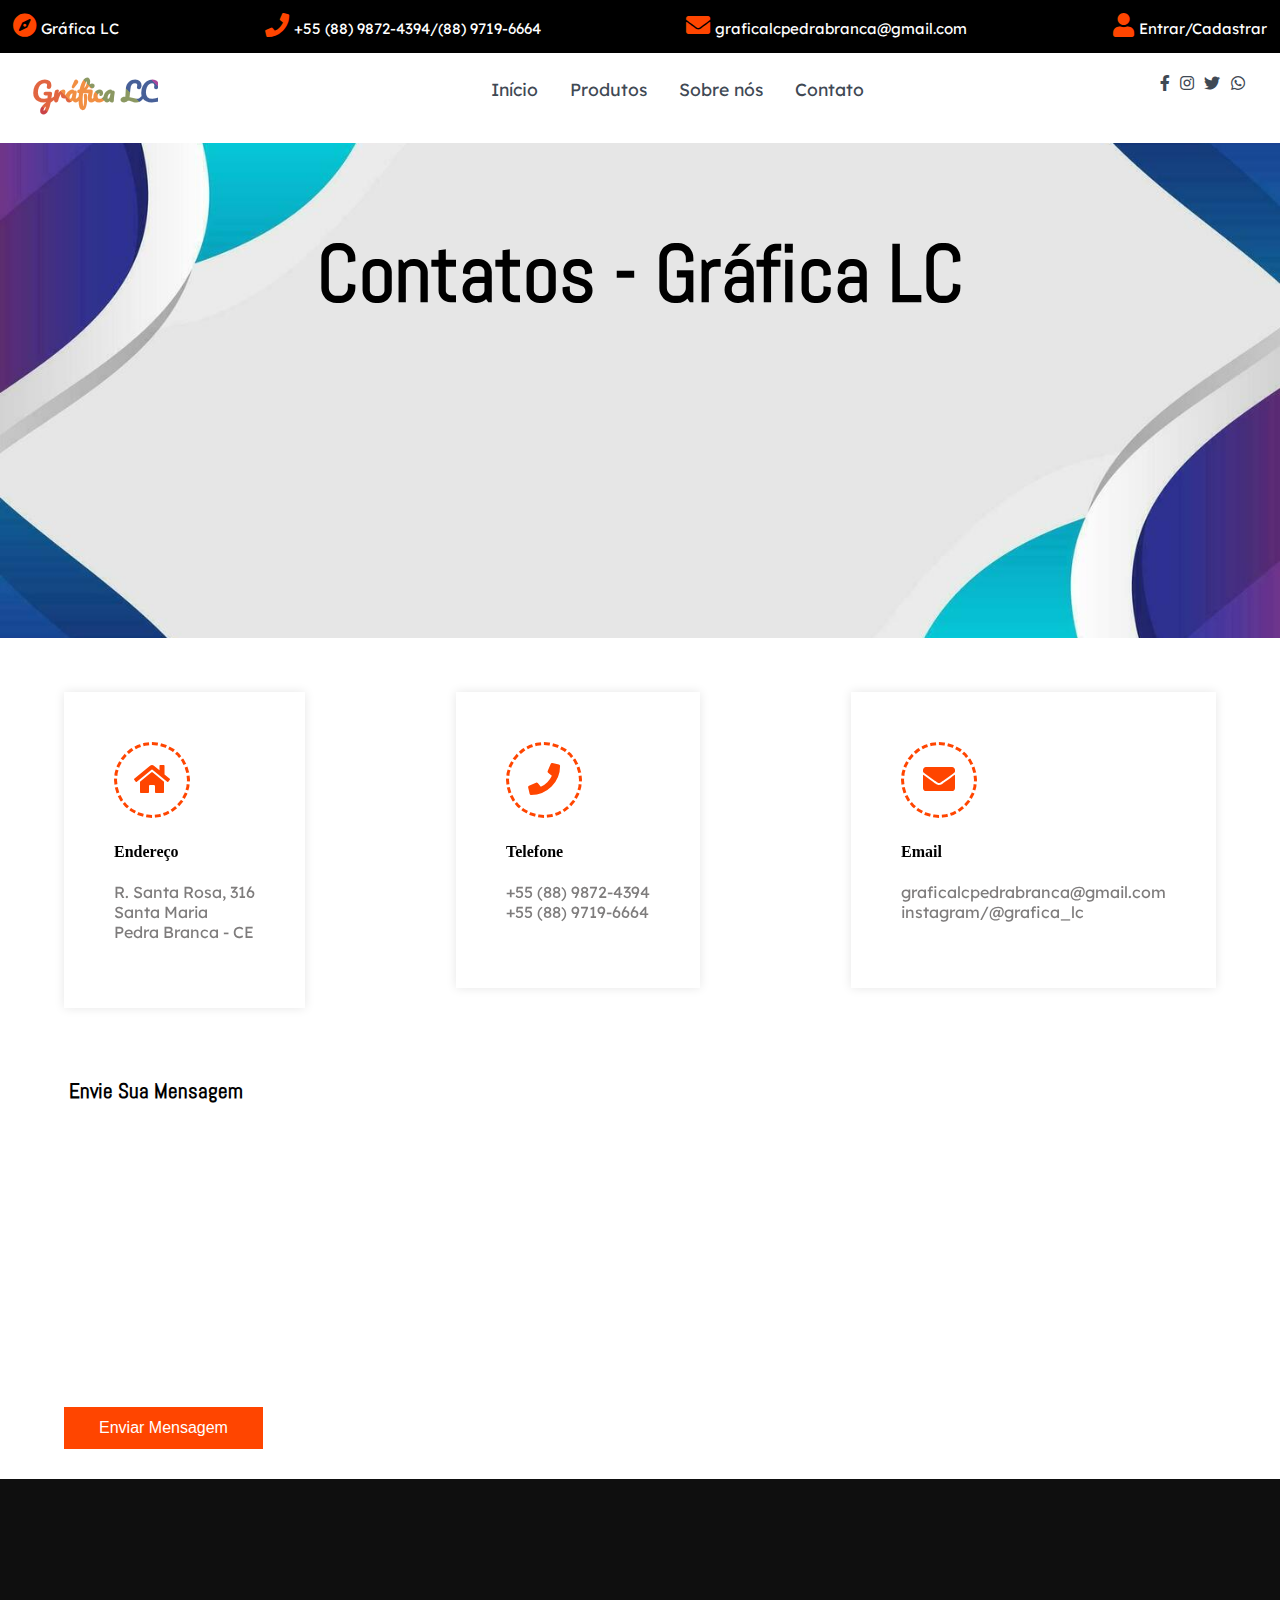
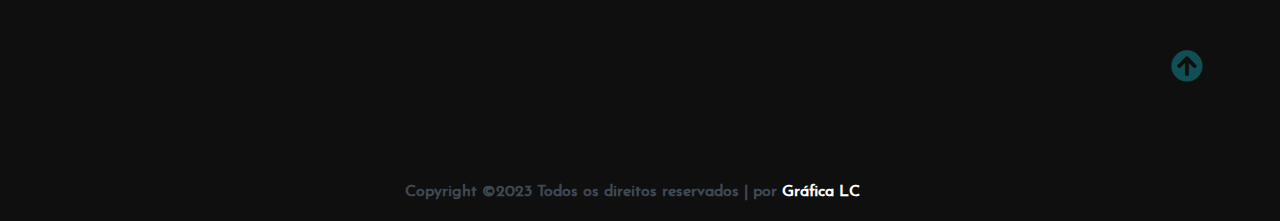
<file: pages/contact.html>
<!DOCTYPE html>
<html lang="en">

<head>
    <link rel="shortcut icon" href="../assets/img/logo.jpg" type="image/x-icon">
    <meta charset="UTF-8">
    <meta name="viewport" content="width=device-width, initial-scale=1.0">
    <meta http-equiv="X-UA-Compatible" content="ie=edge">
    <title>Gráfica LC</title>

    <!-- Font Awesome Icons -->
    <link rel="stylesheet" href="../css/all.css">


    <!-- --------- Owl-Carousel ------------------->
    <link rel="stylesheet" href="../css/owl.carousel.min.css">
    <link rel="stylesheet" href="../css/owl.theme.default.min.css">

    <!-- ------------ AOS Library ------------------------- -->
    <link rel="stylesheet" href="../css/aos.css">

    <!-- Custom Style   -->
    <link rel="stylesheet" href="../css/Style.css">
        
</head>

<body>
     <!-- --------------Address - Bar---------------- -->
     <div class="contact-bar ">
        <li><i class="fa fa-compass"></i>Gráfica LC</li>
        <li><i class="fa fa-phone"></i>+55 (88) 9872-4394/(88) 9719-6664</li>
        <li><i class="fa fa-envelope"></i>graficalcpedrabranca@gmail.com</li>
        <div class="login">
          <a href="./pages/signup.html"><i class="fas fa-user"></i>Entrar/Cadastrar</a>
        </div>
      </div>


    <!-- ----------------------------  Navigation ---------------------------------------------- -->

    <nav class="nav">
        <div class="nav-menu  flex-row">
            <div class="nav-brand">
                <a href="../Index.html" class="text-gray gradient-text">Gráfica LC</a>
            </div>
            <div class="toggle-collapse">
                <div class="toggle-icons">
                    <i class="fas fa-bars"></i>
                </div>
            </div>
            <div>
                <ul class="nav-items">
                    <li class="nav-link">
                        <a href="../Index.html">Início</a>
                    </li>
                    <li class="nav-link">
                        <a href="../produtos.html">Produtos</a>
                    </li>
                    <li class="nav-link ">
                        <a href="./about.html">Sobre nós</a>
                    </li>
                    <li class="nav-link">
                        <a href="#">Contato</a>
                    </li>
                </ul>
            </div>
            <div class="social text-gray">
                <a href="#"><i class="fab fa-facebook-f"></i></a>
                <a href="#"><i class="fab fa-instagram"></i></a>
                <a href="#"><i class="fab fa-twitter"></i></a>
                <a href="#"><i class="fab fa-whatsapp"></i></a>
            </div>
        </div>
    </nav>

    <!-- ------------x---------------  Navigation --------------------------x------------------- -->

     <!-- inner-apge-banner start -->
  <section class="hero">
    <div class="hero-text font-weight-bold" data-aos="fade-right" data-aos-delay="400">
        Contatos - Gráfica LC
    </div>
  </section>
  <!-- inner-apge-banner end -->
  <br><br><br>
    <!----------------------------- Contact Site Section ------------------------------>

    <section class="contact-section pt-120 pb-120 ">
        <div class="container ">
          <div class="row flex">
            <div class="col-lg-4">
              <div class="contact-item  text-center" data-aos="fade-right" data-aos-delay="400">
                <div class="icon"><i class="fa fa-home"></i></div>
                <div class="content">
                  <h4 class="title">Endereço</h4>
                  <p>R. Santa Rosa, 316<br/> Santa Maria <br/>Pedra Branca - CE</p>
                </div>
              </div>
            </div><!-- contact-item end -->
            <div class="col-lg-4">
              <div class="contact-item text-center" data-aos="fade-up" data-aos-delay="400">
                <div class="icon"><i class="fa fa-phone"></i></div>
                <div class="content">
                  <h4 class="title">Telefone</h4>
                  <p>+55 (88) 9872-4394<br/> +55 (88) 9719-6664</p>
                </div>
              </div>
            </div><!-- contact-item end -->
            <div class="col-lg-4">
              <div class="contact-item text-center" data-aos="fade-left" data-aos-delay="400">
                <div class="icon"><i class="fa fa-envelope"></i></div>
                <div class="content">
                  <h4 class="title">Email</h4>
                  <p>graficalcpedrabranca@gmail.com<br/>instagram/@grafica_lc</p>
                </div>
              </div>
            </div><!-- contact-item end -->
          </div>
          <div class="row">
            <div class="col-lg-12">
              <div class="contact-form-area">
                <h3 class="title">Envie sua mensagem</h3>
                <form class="contact-form">
                  <div class="row">
                      <div class="input">
                        <div class="col-lg-6" id="input" data-aos="fade-right" data-aos-delay="400">
                            <div class="frm-group">
                              <input type="text" name="contact_name" class="input-field" id="contact_name" placeholder="Nome" required>
                            </div>
                          </div>
                          <div class="col-lg-6" id="input1" data-aos="fade-left" data-aos-delay="400">
                            <div class="frm-group">
                              <input type="email" name="contact_email" class="input-field" id="contact_email" placeholder="Email" required>
                            </div>
                          </div>
                      </div>
                    
                    <div class="col-lg-12">
                      <div class="frm-group" data-aos="fade-up" data-aos-delay="400">
                        <textarea type="text" required placeholder="Escreva seu comentário" class="input-field"></textarea>
                      </div>
                    </div>
                    <div class="col-lg-12">
                      <div class="frm-group">
                        <input type="submit" name="contact_submit" id="contact_submit" value="Enviar mensagem">
                      </div>
                    </div>
                  </div>
                </form>
              </div>
            </div>
          </div>
        </div>
      </section>
    
    <!---------------x------------- Contact Site Section ---------------x-------------->


    <!-- --------------------------- Footer ---------------------------------------- -->

    <footer class="footer">
        <div class="container">
            <div class="about-us" data-aos="fade-right" data-aos-delay="200">
                <h2>Sobre nós</h2>
                <p>A gráfica LC disponibiliza conforto e qualidade para seus clientes, produzimos
                  camisas personalizadas, ternos esportivos e uma diversidade de tecidos.</p>
            </div>
            <div class="newsletter" data-aos="fade-right" data-aos-delay="200">
                <h2>Parcerias</h2>
                <p>Para parcerias, escreva-nos um email!</p>
                <div class="form-element">
                    <input type="text" placeholder="Email"><span><i class="fas fa-chevron-right"></i></span>
                </div>
            </div>
            <div class="follow" data-aos="fade-left" data-aos-delay="200">
                <h2>Siga-nos</h2>
                <p>Nossas redes sociais:</p>
                <div>
                    <i class="fab fa-facebook-f"></i>
                    <i class="fab fa-twitter"></i>
                    <a href="https://www.instagram.com/grafica_lc/"></a><i class="fab fa-instagram"></i></a>
                    <i class="fab fa-youtube"></i>
                </div>
            </div>
        </div>
        <div class="rights flex-row">
            <h4 class="text-gray">
            Copyright ©2023 Todos os direitos reservados | por
            <a href="#" target="_black">Gráfica LC<i class="fab fa-users"></i></a>
        </h4>
        </div>
        <div class="move-up">
            <span><i class="fas fa-arrow-circle-up fa-2x"></i></span>
        </div>
    </footer>

    <!-- -------------x------------- Footer --------------------x------------------- -->

    <!-- Jquery Library file -->
    <script src="../js/Jquery3.4.1.min.js"></script>

    <!-- --------- Owl-Carousel js ------------------->
    <script src="../js/owl.carousel.min.js"></script>

    <!-- ------------ AOS js Library  ------------------------- -->
    <script src="../js/aos.js"></script>

    <!-- Custom Javascript file -->
    <script src="../js/main.js"></script>
    <script src="../js/custom.js"></script>
</body>
</html>
</file>
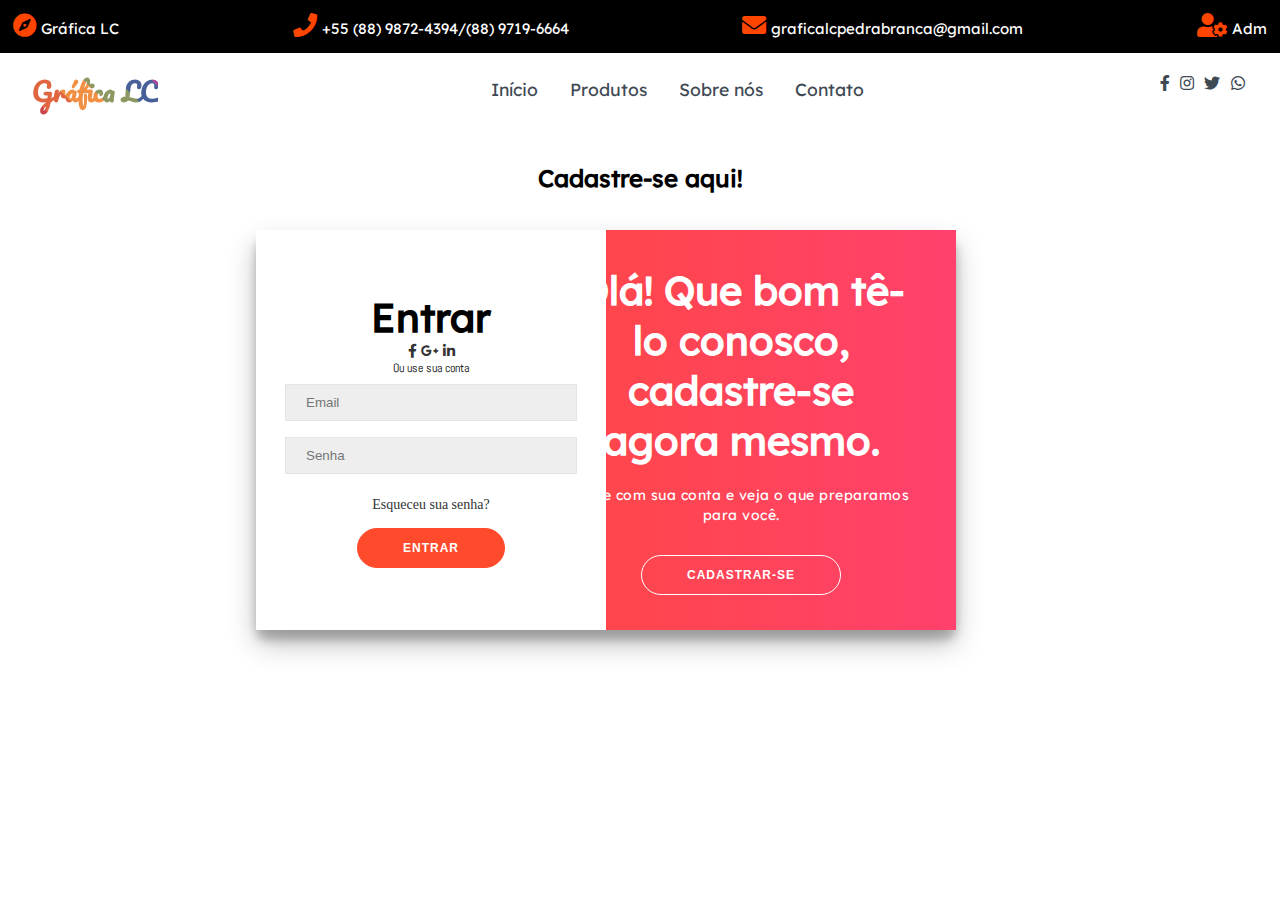
<file: pages/signup.html>
<!DOCTYPE html>
<html lang="en">
<head>
    <meta charset="UTF-8">
    <meta http-equiv="X-UA-Compatible" content="IE=edge">
    <meta name="viewport" content="width=device-width, initial-scale=1.0">
    <link rel="shortcut icon" href="./assets/img/logo.jpg" type="image/x-icon">
    <title>Gráfica LC</title>
	<!-- Custom - Css -->
    <link rel="stylesheet" href="../css/signup.css">
	<link rel="stylesheet" href="../css/Style.css">

	<!-- FontAwesome - Css -->
	<link rel="stylesheet" href="../css/all.css">
    
    
</head>
<body>
	 <!-- --------------Address - Bar---------------- -->
     <div class="contact-bar ">
        <li><i class="fa fa-compass"></i>Gráfica LC</li>
        <li><i class="fa fa-phone"></i>+55 (88) 9872-4394/(88) 9719-6664</li>
        <li><i class="fa fa-envelope"></i>graficalcpedrabranca@gmail.com</li>
        <div class="login">
          <a href="../pages/admin/index.html"><i class="fas fa-user-cog"></i>Adm</a>
        </div>
      </div>


    <!-- ----------------------------  Navigation ---------------------------------------------- -->

    <nav class="nav">
        <div class="nav-menu  flex-row">
            <div class="nav-brand">
                <a href="#" class="text-gray gradient-text">Gráfica LC</a>
            </div>
            <div class="toggle-collapse">
                <div class="toggle-icons">
                    <i class="fas fa-bars"></i>
                </div>
            </div>
            <div>
                <ul class="nav-items">
                    <li class="nav-link">
                        <a href="../Index.html">Início</a>
                    </li>
                    <li class="nav-link">
                        <a href="../produtos.html">Produtos</a>
                    </li>
                    <li class="nav-link ">
                        <a href="./about.html">Sobre nós</a>
                    </li>
                    <li class="nav-link">
                        <a href="./contact.html">Contato</a>
                    </li>
                </ul>
            </div>
            <div class="social text-gray">
                <a href="https://www.facebook.com/laecio.lopes.3"><i class="fab fa-facebook-f"></i></a>
                <a href="https://www.instagram.com/grafica_lc/"><i class="fab fa-instagram"></i></a>
                <a href="#"><i class="fab fa-twitter"></i></a>
                <a href="#"><i class="fab fa-whatsapp"></i></a>
            </div>
        </div>
    </nav>

    <!-- ------------x---------------  Navigation --------------------------x------------------- -->

    <h2 class="h2 title">Cadastre-se aqui!</h2>
	<br>
<div class="container" id="container">
	<div class="form-container sign-up-container">
		<form action="#" class="form">
			<h1>Criar Conta</h1>
			<div class="social-container">
				<a href="#" class="social"><i class="fab fa-facebook-f"></i></a>
				<a href="#" class="social"><i class="fab fa-google-plus-g"></i></a>
				<a href="#" class="social"><i class="fab fa-linkedin-in"></i></a>
			</div>
			<span>Ou use seu email para cadastrar-se</span>
			<input type="text" placeholder="Nome" required />
			<input type="email" placeholder="Email" required/>
			<input type="password" placeholder="Senha" required/>
			<button class="button">Cadastrar-se</button>
		</form>
	</div>
	<div class="form-container sign-in-container">
		<form action="../pages/user.html" class="form">
			<h1 class="h1">Entrar</h1>
			<div class="social-container">
				<a href="#" class="social a"><i class="fab fa-facebook-f"></i></a>
				<a href="#" class="social a"><i class="fab fa-google-plus-g"></i></a>
				<a href="#" class="social a"><i class="fab fa-linkedin-in"></i></a>
			</div>
			<span class="span">Ou use sua conta</span>
			<input type="email" placeholder="Email" required/>
			<input type="password" placeholder="Senha" required />
			<a href="#" class="a">Esqueceu sua senha?</a>
			<button class="button">Entrar</button>
		</form>
	</div>
	<div class="overlay-container">
		<div class="overlay">
			<div class="overlay-panel overlay-left">
				<h1 class="h1">Bem vindo de volta!</h1>
				<p style="color: white;">Para continuar conectado, faça seu login</p> 
                <p style="color: white;">com suas informações pessoais.</p>
				<button class="ghost" id="signIn" class="button">Entrar</button>
			</div>
			<div class="overlay-panel overlay-right">
				<h1 class="h1">Olá! Que bom tê-lo conosco, cadastre-se agora mesmo.</h1>
				<p style="color: white;">Entre com sua conta e veja o que preparamos para você.</p>
				<button class="ghost" id="signUp" class="button">Cadastrar-se</button>
			</div>
		</div>
	</div>
</div>


<script src="../js/signup.js"></script>
</body>
</html>
</file>
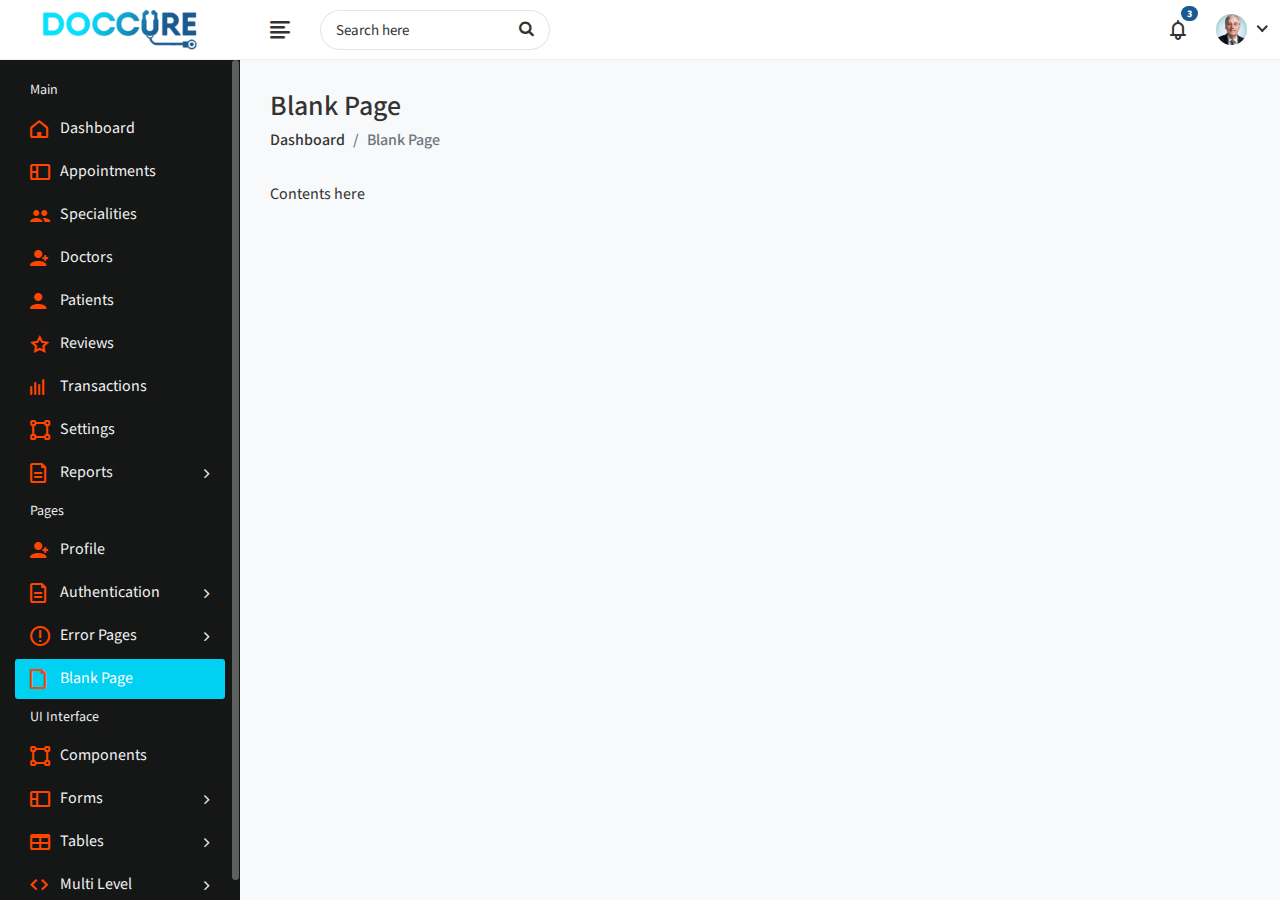
<file: pages/admin/blank-page.html>
<!DOCTYPE html>
<html lang="en">
    
<!-- Mirrored from dreamguys.co.in/demo/doccure/admin/blank-page.html by HTTrack Website Copier/3.x [XR&CO'2014], Sat, 30 Nov 2019 04:12:53 GMT -->
<head>
        <meta charset="utf-8">
        <meta name="viewport" content="width=device-width, initial-scale=1.0, user-scalable=0">
        <title>Doccure - Blank Page</title>
		
		<!-- Favicon -->
        <link rel="shortcut icon" type="image/x-icon" href="assets/img/favicon.png">
		
		<!-- Bootstrap CSS -->
        <link rel="stylesheet" href="assets/css/bootstrap.min.css">
		
		<!-- Fontawesome CSS -->
        <link rel="stylesheet" href="assets/css/font-awesome.min.css">
		
		<!-- Feathericon CSS -->
        <link rel="stylesheet" href="assets/css/feathericon.min.css">
		
		<!-- Main CSS -->
        <link rel="stylesheet" href="assets/css/style.css">
		
		<!--[if lt IE 9]>
			<script src="assets/js/html5shiv.min.js"></script>
			<script src="assets/js/respond.min.js"></script>
		<![endif]-->
    </head>
    <body>
	
		<!-- Main Wrapper -->
        <div class="main-wrapper">
		
			<!-- Header -->
            <div class="header">
			
				<!-- Logo -->
                <div class="header-left">
                    <a href="index.html" class="logo">
						<img src="assets/img/logo.png" alt="Logo">
					</a>
					<a href="index.html" class="logo logo-small">
						<img src="assets/img/logo-small.png" alt="Logo" width="30" height="30">
					</a>
                </div>
				<!-- /Logo -->
				
				<a href="javascript:void(0);" id="toggle_btn">
					<i class="fe fe-text-align-left"></i>
				</a>
				
				<div class="top-nav-search">
					<form>
						<input type="text" class="form-control" placeholder="Search here">
						<button class="btn" type="submit"><i class="fa fa-search"></i></button>
					</form>
				</div>
				
				<!-- Mobile Menu Toggle -->
				<a class="mobile_btn" id="mobile_btn">
					<i class="fa fa-bars"></i>
				</a>
				<!-- /Mobile Menu Toggle -->
				
				<!-- Header Right Menu -->
				<ul class="nav user-menu">
					
					<!-- Notifications -->
					<li class="nav-item dropdown noti-dropdown">
						<a href="#" class="dropdown-toggle nav-link" data-toggle="dropdown">
							<i class="fe fe-bell"></i> <span class="badge badge-pill">3</span>
						</a>
						<div class="dropdown-menu notifications">
							<div class="topnav-dropdown-header">
								<span class="notification-title">Notifications</span>
								<a href="javascript:void(0)" class="clear-noti"> Clear All </a>
							</div>
							<div class="noti-content">
								<ul class="notification-list">
									<li class="notification-message">
										<a href="#">
											<div class="media">
												<span class="avatar avatar-sm">
													<img class="avatar-img rounded-circle" alt="User Image" src="assets/img/doctors/doctor-thumb-01.jpg">
												</span>
												<div class="media-body">
													<p class="noti-details"><span class="noti-title">Dr. Ruby Perrin</span> Schedule <span class="noti-title">her appointment</span></p>
													<p class="noti-time"><span class="notification-time">4 mins ago</span></p>
												</div>
											</div>
										</a>
									</li>
									<li class="notification-message">
										<a href="#">
											<div class="media">
												<span class="avatar avatar-sm">
													<img class="avatar-img rounded-circle" alt="User Image" src="assets/img/patients/patient1.jpg">
												</span>
												<div class="media-body">
													<p class="noti-details"><span class="noti-title">Charlene Reed</span> has booked her appointment to <span class="noti-title">Dr. Ruby Perrin</span></p>
													<p class="noti-time"><span class="notification-time">6 mins ago</span></p>
												</div>
											</div>
										</a>
									</li>
									<li class="notification-message">
										<a href="#">
											<div class="media">
												<span class="avatar avatar-sm">
													<img class="avatar-img rounded-circle" alt="User Image" src="assets/img/patients/patient2.jpg">
												</span>
												<div class="media-body">
												<p class="noti-details"><span class="noti-title">Travis Trimble</span> sent a amount of $210 for his <span class="noti-title">appointment</span></p>
												<p class="noti-time"><span class="notification-time">8 mins ago</span></p>
												</div>
											</div>
										</a>
									</li>
									<li class="notification-message">
										<a href="#">
											<div class="media">
												<span class="avatar avatar-sm">
													<img class="avatar-img rounded-circle" alt="User Image" src="assets/img/patients/patient3.jpg">
												</span>
												<div class="media-body">
													<p class="noti-details"><span class="noti-title">Carl Kelly</span> send a message <span class="noti-title"> to his doctor</span></p>
													<p class="noti-time"><span class="notification-time">12 mins ago</span></p>
												</div>
											</div>
										</a>
									</li>
								</ul>
							</div>
							<div class="topnav-dropdown-footer">
								<a href="#">View all Notifications</a>
							</div>
						</div>
					</li>
					<!-- /Notifications -->
					
					<!-- User Menu -->
					<li class="nav-item dropdown has-arrow">
						<a href="#" class="dropdown-toggle nav-link" data-toggle="dropdown">
							<span class="user-img"><img class="rounded-circle" src="assets/img/profiles/avatar-01.jpg" width="31" alt="Ryan Taylor"></span>
						</a>
						<div class="dropdown-menu">
							<div class="user-header">
								<div class="avatar avatar-sm">
									<img src="assets/img/profiles/avatar-01.jpg" alt="User Image" class="avatar-img rounded-circle">
								</div>
								<div class="user-text">
									<h6>Ryan Taylor</h6>
									<p class="text-muted mb-0">Administrator</p>
								</div>
							</div>
							<a class="dropdown-item" href="profile.html">My Profile</a>
							<a class="dropdown-item" href="settings.html">Settings</a>
							<a class="dropdown-item" href="login.html">Logout</a>
						</div>
					</li>
					<!-- /User Menu -->
					
				</ul>
				<!-- /Header Right Menu -->
				
            </div>
			<!-- /Header -->
			
			<!-- Sidebar -->
            <div class="sidebar" id="sidebar">
                <div class="sidebar-inner slimscroll">
					<div id="sidebar-menu" class="sidebar-menu">
						<ul>
							<li class="menu-title"> 
								<span>Main</span>
							</li>
							<li> 
								<a href="index.html"><i class="fe fe-home"></i> <span>Dashboard</span></a>
							</li>
							<li> 
								<a href="appointment-list.html"><i class="fe fe-layout"></i> <span>Appointments</span></a>
							</li>
							<li> 
								<a href="specialities.html"><i class="fe fe-users"></i> <span>Specialities</span></a>
							</li>
							<li> 
								<a href="doctor-list.html"><i class="fe fe-user-plus"></i> <span>Doctors</span></a>
							</li>
							<li> 
								<a href="patient-list.html"><i class="fe fe-user"></i> <span>Patients</span></a>
							</li>
							<li> 
								<a href="reviews.html"><i class="fe fe-star-o"></i> <span>Reviews</span></a>
							</li>
							<li> 
								<a href="transactions-list.html"><i class="fe fe-activity"></i> <span>Transactions</span></a>
							</li>
							<li> 
								<a href="settings.html"><i class="fe fe-vector"></i> <span>Settings</span></a>
							</li>
							<li class="submenu">
								<a href="#"><i class="fe fe-document"></i> <span> Reports</span> <span class="menu-arrow"></span></a>
								<ul style="display: none;">
									<li><a href="invoice-report.html">Invoice Reports</a></li>
								</ul>
							</li>
							<li class="menu-title"> 
								<span>Pages</span>
							</li>
							<li> 
								<a href="profile.html"><i class="fe fe-user-plus"></i> <span>Profile</span></a>
							</li>
							<li class="submenu">
								<a href="#"><i class="fe fe-document"></i> <span> Authentication </span> <span class="menu-arrow"></span></a>
								<ul style="display: none;">
									<li><a href="login.html"> Login </a></li>
									<li><a href="register.html"> Register </a></li>
									<li><a href="forgot-password.html"> Forgot Password </a></li>
									<li><a href="lock-screen.html"> Lock Screen </a></li>
								</ul>
							</li>
							<li class="submenu">
								<a href="#"><i class="fe fe-warning"></i> <span> Error Pages </span> <span class="menu-arrow"></span></a>
								<ul style="display: none;">
									<li><a href="error-404.html">404 Error </a></li>
									<li><a href="error-500.html">500 Error </a></li>
								</ul>
							</li>
							<li class="active"> 
								<a href="blank-page.html"><i class="fe fe-file"></i> <span>Blank Page</span></a>
							</li>
							<li class="menu-title"> 
								<span>UI Interface</span>
							</li>
							<li> 
								<a href="components.html"><i class="fe fe-vector"></i> <span>Components</span></a>
							</li>
							<li class="submenu">
								<a href="#"><i class="fe fe-layout"></i> <span> Forms </span> <span class="menu-arrow"></span></a>
								<ul style="display: none;">
									<li><a href="form-basic-inputs.html">Basic Inputs </a></li>
									<li><a href="form-input-groups.html">Input Groups </a></li>
									<li><a href="form-horizontal.html">Horizontal Form </a></li>
									<li><a href="form-vertical.html"> Vertical Form </a></li>
									<li><a href="form-mask.html"> Form Mask </a></li>
									<li><a href="form-validation.html"> Form Validation </a></li>
								</ul>
							</li>
							<li class="submenu">
								<a href="#"><i class="fe fe-table"></i> <span> Tables </span> <span class="menu-arrow"></span></a>
								<ul style="display: none;">
									<li><a href="tables-basic.html">Basic Tables </a></li>
									<li><a href="data-tables.html">Data Table </a></li>
								</ul>
							</li>
							<li class="submenu">
								<a href="javascript:void(0);"><i class="fe fe-code"></i> <span>Multi Level</span> <span class="menu-arrow"></span></a>
								<ul style="display: none;">
									<li class="submenu">
										<a href="javascript:void(0);"> <span>Level 1</span> <span class="menu-arrow"></span></a>
										<ul style="display: none;">
											<li><a href="javascript:void(0);"><span>Level 2</span></a></li>
											<li class="submenu">
												<a href="javascript:void(0);"> <span> Level 2</span> <span class="menu-arrow"></span></a>
												<ul style="display: none;">
													<li><a href="javascript:void(0);">Level 3</a></li>
													<li><a href="javascript:void(0);">Level 3</a></li>
												</ul>
											</li>
											<li><a href="javascript:void(0);"> <span>Level 2</span></a></li>
										</ul>
									</li>
									<li>
										<a href="javascript:void(0);"> <span>Level 1</span></a>
									</li>
								</ul>
							</li>
						</ul>
					</div>
                </div>
            </div>
			<!-- /Sidebar -->
			
			<!-- Page Wrapper -->
            <div class="page-wrapper">
                <div class="content container-fluid">
				
					<!-- Page Header -->
					<div class="page-header">
						<div class="row">
							<div class="col-sm-12">
								<h3 class="page-title">Blank Page</h3>
								<ul class="breadcrumb">
									<li class="breadcrumb-item"><a href="index.html">Dashboard</a></li>
									<li class="breadcrumb-item active">Blank Page</li>
								</ul>
							</div>
						</div>
					</div>
					<!-- /Page Header -->
					
					<div class="row">
						<div class="col-sm-12">
							Contents here
						</div>			
					</div>
					
				</div>			
			</div>
			<!-- /Page Wrapper -->
		
        </div>
		<!-- /Main Wrapper -->
		
		<!-- jQuery -->
        <script src="assets/js/jquery-3.2.1.min.js"></script>
		
		<!-- Bootstrap Core JS -->
        <script src="assets/js/popper.min.js"></script>
        <script src="assets/js/bootstrap.min.js"></script>
		
		<!-- Slimscroll JS -->
        <script src="assets/plugins/slimscroll/jquery.slimscroll.min.js"></script>
		
		<!-- Custom JS -->
		<script  src="assets/js/script.js"></script>
		
    </body>

<!-- Mirrored from dreamguys.co.in/demo/doccure/admin/blank-page.html by HTTrack Website Copier/3.x [XR&CO'2014], Sat, 30 Nov 2019 04:12:53 GMT -->
</html>
</file>
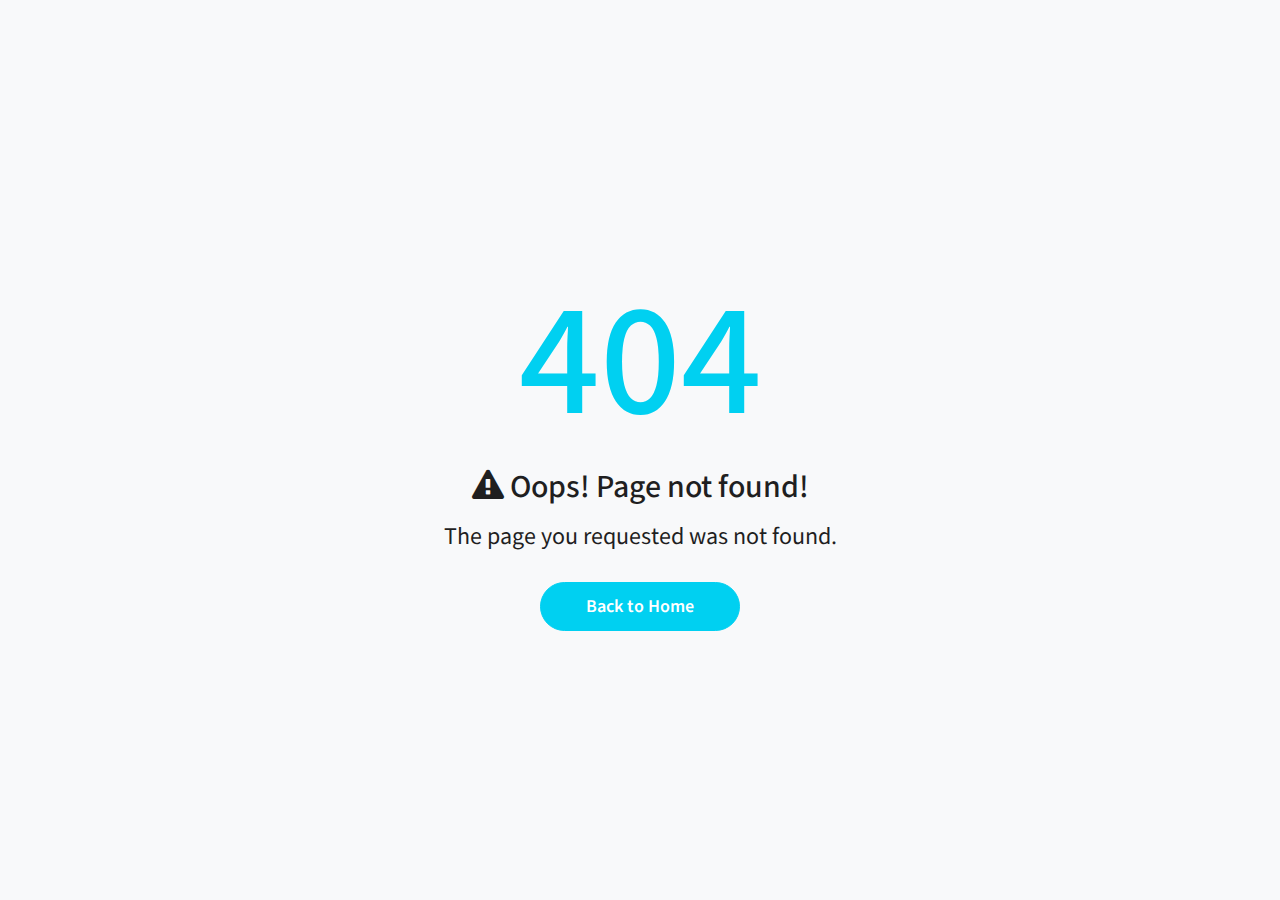
<file: pages/admin/error-404.html>
<!DOCTYPE html>
<html lang="en">
    
<!-- Mirrored from dreamguys.co.in/demo/doccure/admin/error-404.html by HTTrack Website Copier/3.x [XR&CO'2014], Sat, 30 Nov 2019 04:12:53 GMT -->
<head>
        <meta charset="utf-8">
        <meta name="viewport" content="width=device-width, initial-scale=1.0, user-scalable=0">
        <title>Doccure - Error 404</title>
		
		<!-- Favicon -->
        <link rel="shortcut icon" type="image/x-icon" href="assets/img/favicon.png">
		
		<!-- Bootstrap CSS -->
        <link rel="stylesheet" href="assets/css/bootstrap.min.css">
		
		<!-- Fontawesome CSS -->
        <link rel="stylesheet" href="assets/css/font-awesome.min.css">
		
		<!-- Feathericon CSS -->
        <link rel="stylesheet" href="assets/css/feathericon.min.css">
		
		<!-- Main CSS -->
        <link rel="stylesheet" href="assets/css/style.css">
		
		<!--[if lt IE 9]>
			<script src="assets/js/html5shiv.min.js"></script>
			<script src="assets/js/respond.min.js"></script>
		<![endif]-->
    </head>
    <body class="error-page">
	
		<!-- Main Wrapper -->
        <div class="main-wrapper">
			
			<div class="error-box">
				<h1>404</h1>
				<h3 class="h2 mb-3"><i class="fa fa-warning"></i> Oops! Page not found!</h3>
				<p class="h4 font-weight-normal">The page you requested was not found.</p>
				<a href="index.html" class="btn btn-primary">Back to Home</a>
			</div>
		
        </div>
		<!-- /Main Wrapper -->
		
		<!-- jQuery -->
        <script src="assets/js/jquery-3.2.1.min.js"></script>
		
		<!-- Bootstrap Core JS -->
        <script src="assets/js/popper.min.js"></script>
        <script src="assets/js/bootstrap.min.js"></script>
		
		<!-- Custom JS -->
		<script  src="assets/js/script.js"></script>
		
    </body>

<!-- Mirrored from dreamguys.co.in/demo/doccure/admin/error-404.html by HTTrack Website Copier/3.x [XR&CO'2014], Sat, 30 Nov 2019 04:12:53 GMT -->
</html>
</file>
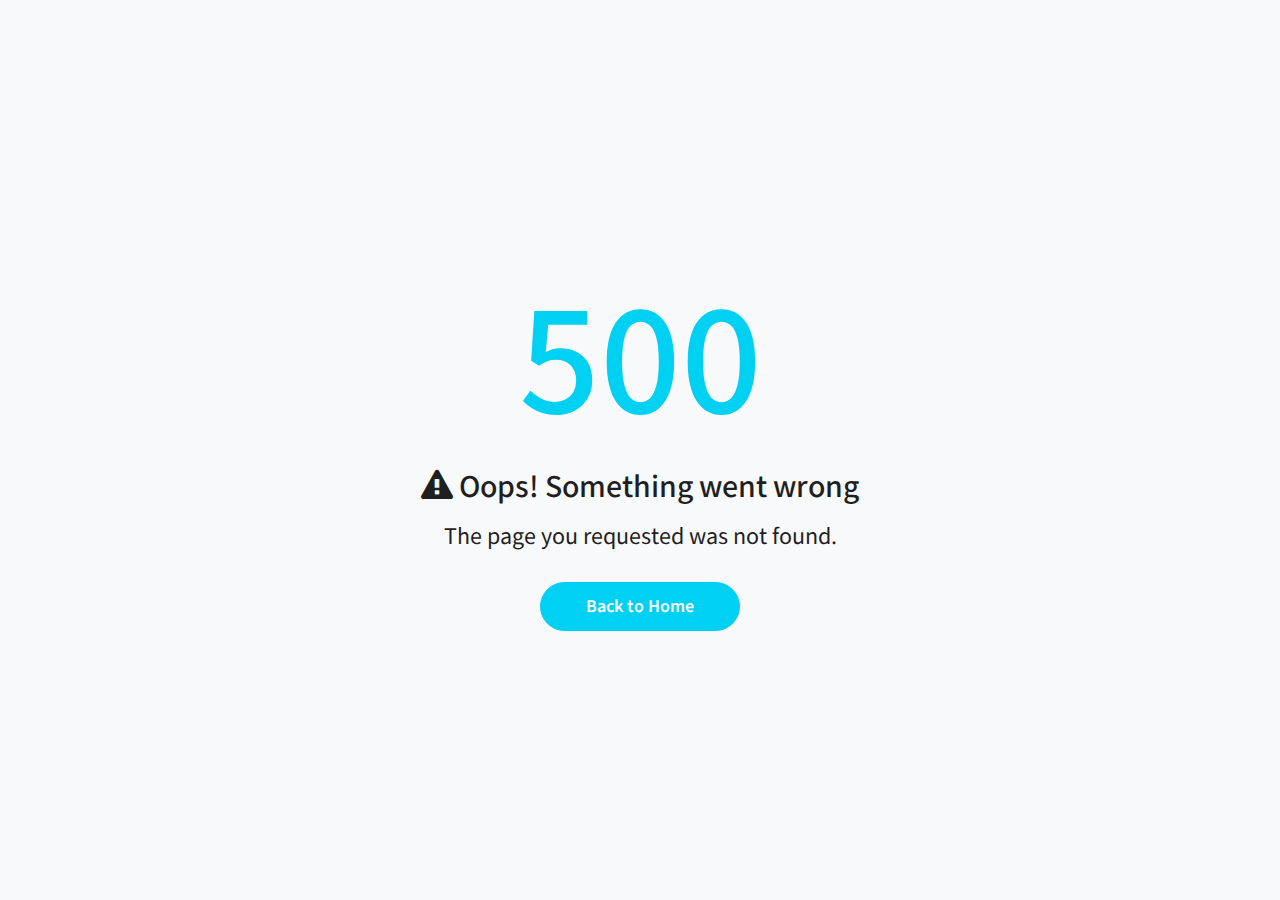
<file: pages/admin/error-500.html>
<!DOCTYPE html>
<html lang="en">
    
<!-- Mirrored from dreamguys.co.in/demo/doccure/admin/error-500.html by HTTrack Website Copier/3.x [XR&CO'2014], Sat, 30 Nov 2019 04:12:53 GMT -->
<head>
        <meta charset="utf-8">
        <meta name="viewport" content="width=device-width, initial-scale=1.0, user-scalable=0">
        <title>Doccure - Error 500</title>
		
		<!-- Favicon -->
        <link rel="shortcut icon" type="image/x-icon" href="assets/img/favicon.png">
		
		<!-- Bootstrap CSS -->
        <link rel="stylesheet" href="assets/css/bootstrap.min.css">
		
		<!-- Fontawesome CSS -->
        <link rel="stylesheet" href="assets/css/font-awesome.min.css">
		
		<!-- Feathericon CSS -->
        <link rel="stylesheet" href="assets/css/feathericon.min.css">
		
		<!-- Main CSS -->
        <link rel="stylesheet" href="assets/css/style.css">
		
		<!--[if lt IE 9]>
			<script src="assets/js/html5shiv.min.js"></script>
			<script src="assets/js/respond.min.js"></script>
		<![endif]-->
    </head>
    <body class="error-page">
	
		<!-- Main Wrapper -->
        <div class="main-wrapper">
			
			<div class="error-box">
				<h1>500</h1>
				<h3 class="h2 mb-3"><i class="fa fa-warning"></i> Oops! Something went wrong</h3>
				<p class="h4 font-weight-normal">The page you requested was not found.</p>
				<a href="index.html" class="btn btn-primary">Back to Home</a>
			</div>
		
        </div>
		<!-- /Main Wrapper -->
		
		<!-- jQuery -->
        <script src="assets/js/jquery-3.2.1.min.js"></script>
		
		<!-- Bootstrap Core JS -->
        <script src="assets/js/popper.min.js"></script>
        <script src="assets/js/bootstrap.min.js"></script>
		
		<!-- Custom JS -->
		<script  src="assets/js/script.js"></script>
		
    </body>

<!-- Mirrored from dreamguys.co.in/demo/doccure/admin/error-500.html by HTTrack Website Copier/3.x [XR&CO'2014], Sat, 30 Nov 2019 04:12:53 GMT -->
</html>
</file>
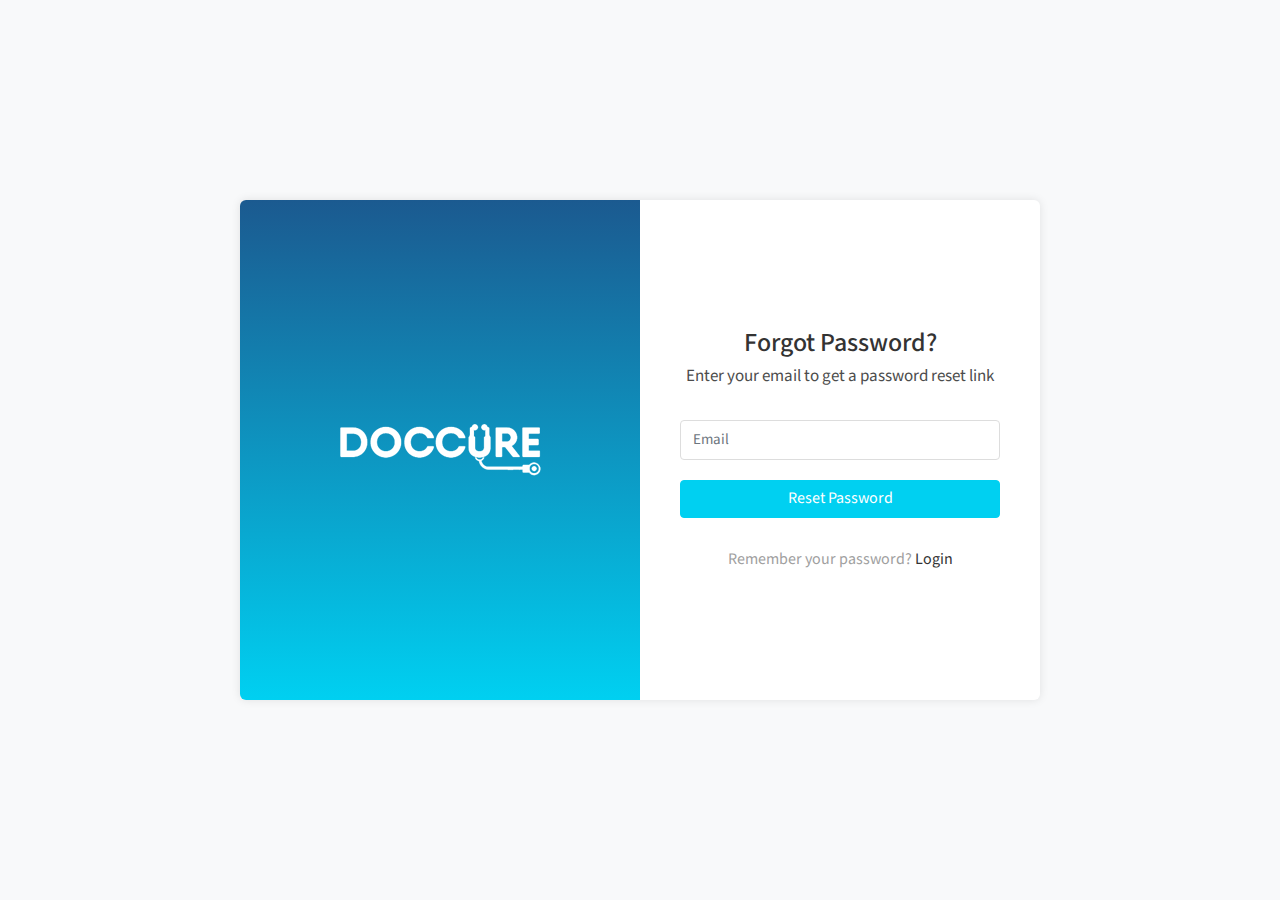
<file: pages/admin/forgot-password.html>
<!DOCTYPE html>
<html lang="en">
    
<!-- Mirrored from dreamguys.co.in/demo/doccure/admin/forgot-password.html by HTTrack Website Copier/3.x [XR&CO'2014], Sat, 30 Nov 2019 04:12:53 GMT -->
<head>
        <meta charset="utf-8">
        <meta name="viewport" content="width=device-width, initial-scale=1.0, user-scalable=0">
        <title>Doccure - Forgot Password</title>
		
		<!-- Favicon -->
        <link rel="shortcut icon" type="image/x-icon" href="assets/img/favicon.png">

		<!-- Bootstrap CSS -->
        <link rel="stylesheet" href="assets/css/bootstrap.min.css">
		
		<!-- Fontawesome CSS -->
        <link rel="stylesheet" href="assets/css/font-awesome.min.css">
		
		<!-- Main CSS -->
        <link rel="stylesheet" href="assets/css/style.css">
		
		<!--[if lt IE 9]>
			<script src="assets/js/html5shiv.min.js"></script>
			<script src="assets/js/respond.min.js"></script>
		<![endif]-->
    </head>
    <body>
	
		<!-- Main Wrapper -->
        <div class="main-wrapper login-body">
            <div class="login-wrapper">
            	<div class="container">
                	<div class="loginbox">
                    	<div class="login-left">
							<img class="img-fluid" src="assets/img/logo-white.png" alt="Logo">
                        </div>
                        <div class="login-right">
							<div class="login-right-wrap">
								<h1>Forgot Password?</h1>
								<p class="account-subtitle">Enter your email to get a password reset link</p>
								
								<!-- Form -->
								<form action="https://dreamguys.co.in/demo/doccure/admin/login.html">
									<div class="form-group">
										<input class="form-control" type="text" placeholder="Email">
									</div>
									<div class="form-group mb-0">
										<button class="btn btn-primary btn-block" type="submit">Reset Password</button>
									</div>
								</form>
								<!-- /Form -->
								
								<div class="text-center dont-have">Remember your password? <a href="login.html">Login</a></div>
							</div>
                        </div>
                    </div>
                </div>
            </div>
        </div>
		<!-- /Main Wrapper -->
		
		<!-- jQuery -->
        <script src="assets/js/jquery-3.2.1.min.js"></script>
		
		<!-- Bootstrap Core JS -->
        <script src="assets/js/popper.min.js"></script>
        <script src="assets/js/bootstrap.min.js"></script>
		
		<!-- Custom JS -->
		<script src="assets/js/script.js"></script>
		
    </body>

<!-- Mirrored from dreamguys.co.in/demo/doccure/admin/forgot-password.html by HTTrack Website Copier/3.x [XR&CO'2014], Sat, 30 Nov 2019 04:12:53 GMT -->
</html>
</file>
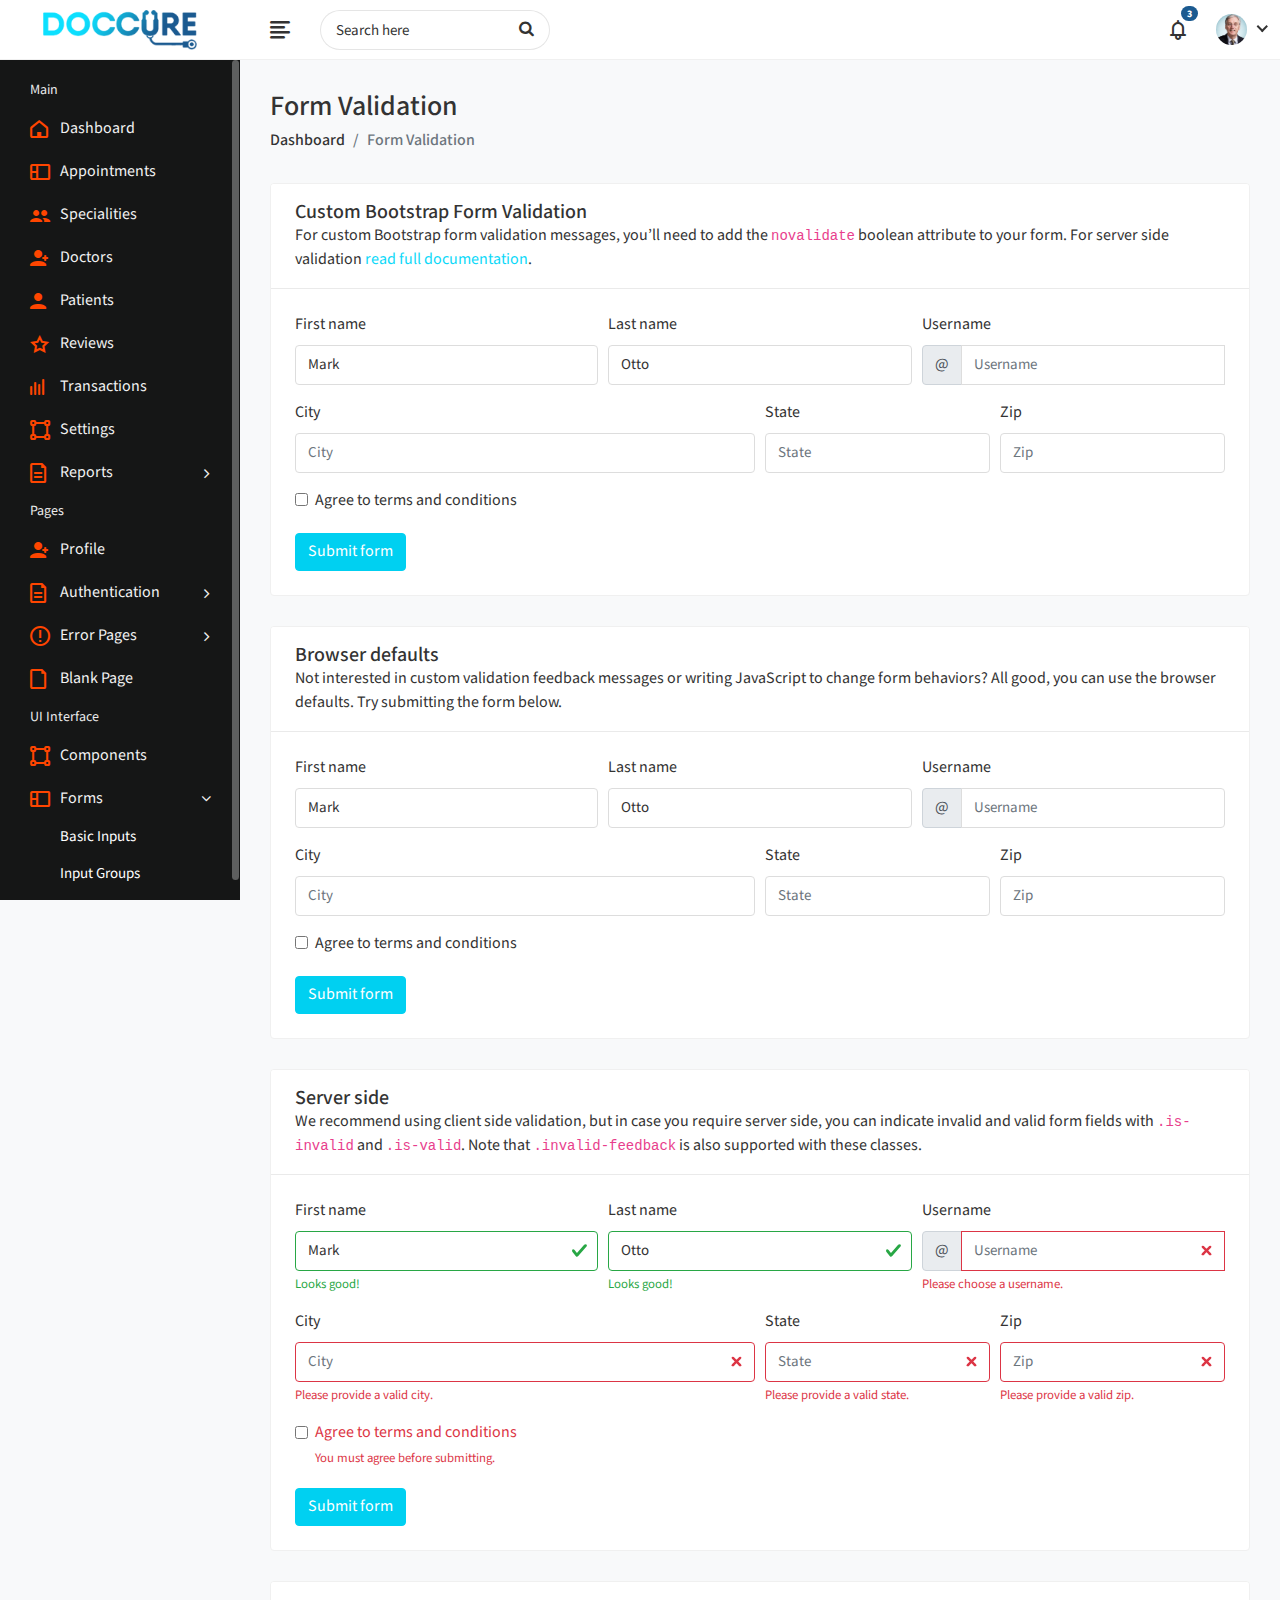
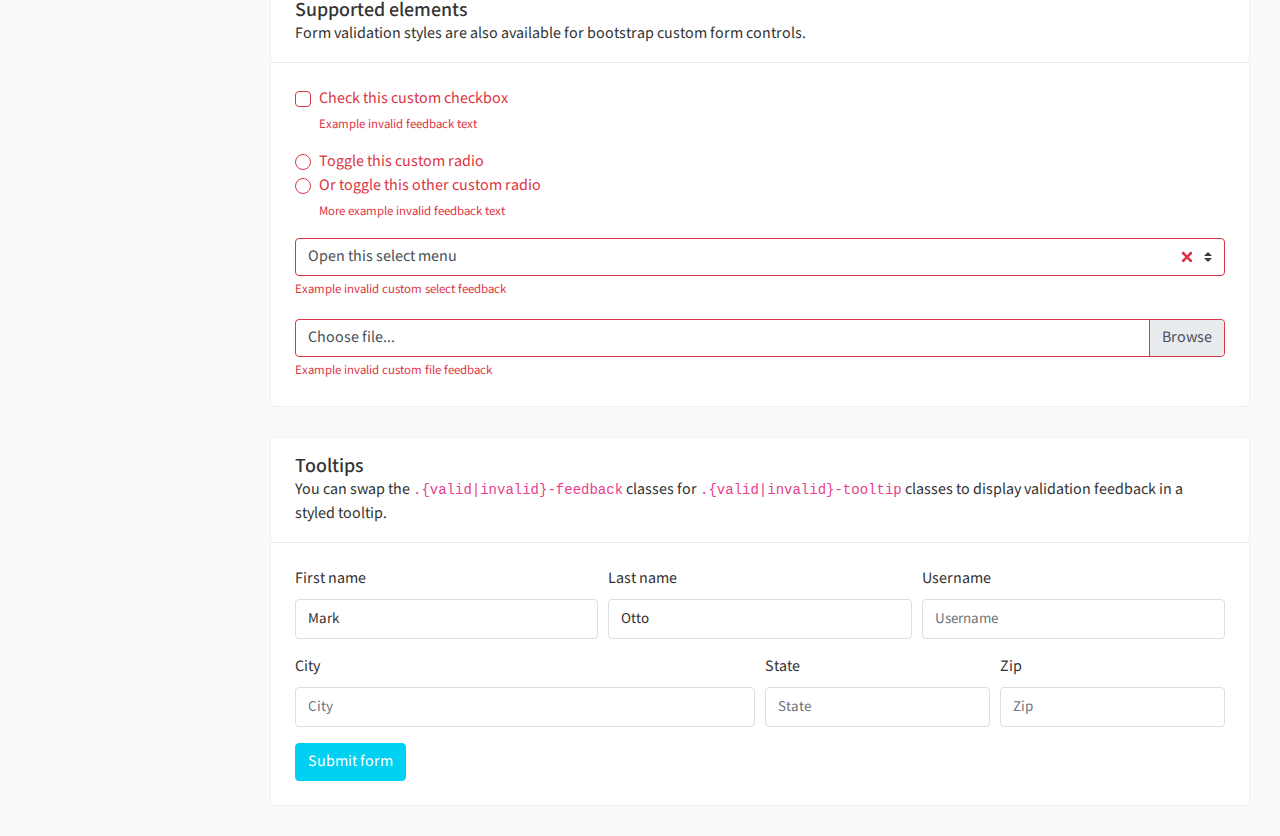
<file: pages/admin/form-validation.html>
<!DOCTYPE html>
<html lang="en">
    
<!-- Mirrored from dreamguys.co.in/demo/doccure/admin/form-validation.html by HTTrack Website Copier/3.x [XR&CO'2014], Sat, 30 Nov 2019 04:12:56 GMT -->
<head>
        <meta charset="utf-8">
        <meta name="viewport" content="width=device-width, initial-scale=1.0, user-scalable=0">
        <title>Doccure - Form Validation</title>
		
		<!-- Favicon -->
        <link rel="shortcut icon" type="image/x-icon" href="assets/img/favicon.png">
		
		<!-- Bootstrap CSS -->
        <link rel="stylesheet" href="assets/css/bootstrap.min.css">
		
		<!-- Fontawesome CSS -->
        <link rel="stylesheet" href="assets/css/font-awesome.min.css">
		
		<!-- Feathericon CSS -->
        <link rel="stylesheet" href="assets/css/feathericon.min.css">
		
		<!-- Main CSS -->
        <link rel="stylesheet" href="assets/css/style.css">
		
		<!--[if lt IE 9]>
			<script src="assets/js/html5shiv.min.js"></script>
			<script src="assets/js/respond.min.js"></script>
		<![endif]-->
    </head>
    <body>
	
		<!-- Main Wrapper -->
        <div class="main-wrapper">
		
			<!-- Header -->
            <div class="header">
			
				<!-- Logo -->
                <div class="header-left">
                    <a href="index.html" class="logo">
						<img src="assets/img/logo.png" alt="Logo">
					</a>
					<a href="index.html" class="logo logo-small">
						<img src="assets/img/logo-small.png" alt="Logo" width="30" height="30">
					</a>
                </div>
				<!-- /Logo -->
				
				<a href="javascript:void(0);" id="toggle_btn">
					<i class="fe fe-text-align-left"></i>
				</a>
				
				<div class="top-nav-search">
					<form>
						<input type="text" class="form-control" placeholder="Search here">
						<button class="btn" type="submit"><i class="fa fa-search"></i></button>
					</form>
				</div>
				
				<!-- Mobile Menu Toggle -->
				<a class="mobile_btn" id="mobile_btn">
					<i class="fa fa-bars"></i>
				</a>
				<!-- /Mobile Menu Toggle -->
				
				<!-- Header Right Menu -->
				<ul class="nav user-menu">

					<!-- Notifications -->
					<li class="nav-item dropdown noti-dropdown">
						<a href="#" class="dropdown-toggle nav-link" data-toggle="dropdown">
							<i class="fe fe-bell"></i> <span class="badge badge-pill">3</span>
						</a>
						<div class="dropdown-menu notifications">
							<div class="topnav-dropdown-header">
								<span class="notification-title">Notifications</span>
								<a href="javascript:void(0)" class="clear-noti"> Clear All </a>
							</div>
							<div class="noti-content">
								<ul class="notification-list">
									<li class="notification-message">
										<a href="#">
											<div class="media">
												<span class="avatar avatar-sm">
													<img class="avatar-img rounded-circle" alt="User Image" src="assets/img/doctors/doctor-thumb-01.jpg">
												</span>
												<div class="media-body">
													<p class="noti-details"><span class="noti-title">Dr. Ruby Perrin</span> Schedule <span class="noti-title">her appointment</span></p>
													<p class="noti-time"><span class="notification-time">4 mins ago</span></p>
												</div>
											</div>
										</a>
									</li>
									<li class="notification-message">
										<a href="#">
											<div class="media">
												<span class="avatar avatar-sm">
													<img class="avatar-img rounded-circle" alt="User Image" src="assets/img/patients/patient1.jpg">
												</span>
												<div class="media-body">
													<p class="noti-details"><span class="noti-title">Charlene Reed</span> has booked her appointment to <span class="noti-title">Dr. Ruby Perrin</span></p>
													<p class="noti-time"><span class="notification-time">6 mins ago</span></p>
												</div>
											</div>
										</a>
									</li>
									<li class="notification-message">
										<a href="#">
											<div class="media">
												<span class="avatar avatar-sm">
													<img class="avatar-img rounded-circle" alt="User Image" src="assets/img/patients/patient2.jpg">
												</span>
												<div class="media-body">
												<p class="noti-details"><span class="noti-title">Travis Trimble</span> sent a amount of $210 for his <span class="noti-title">appointment</span></p>
												<p class="noti-time"><span class="notification-time">8 mins ago</span></p>
												</div>
											</div>
										</a>
									</li>
									<li class="notification-message">
										<a href="#">
											<div class="media">
												<span class="avatar avatar-sm">
													<img class="avatar-img rounded-circle" alt="User Image" src="assets/img/patients/patient3.jpg">
												</span>
												<div class="media-body">
													<p class="noti-details"><span class="noti-title">Carl Kelly</span> send a message <span class="noti-title"> to his doctor</span></p>
													<p class="noti-time"><span class="notification-time">12 mins ago</span></p>
												</div>
											</div>
										</a>
									</li>
								</ul>
							</div>
							<div class="topnav-dropdown-footer">
								<a href="#">View all Notifications</a>
							</div>
						</div>
					</li>
					<!-- /Notifications -->
					
					<!-- User Menu -->
					<li class="nav-item dropdown has-arrow">
						<a href="#" class="dropdown-toggle nav-link" data-toggle="dropdown">
							<span class="user-img"><img class="rounded-circle" src="assets/img/profiles/avatar-01.jpg" width="31" alt="Ryan Taylor"></span>
						</a>
						<div class="dropdown-menu">
							<div class="user-header">
								<div class="avatar avatar-sm">
									<img src="assets/img/profiles/avatar-01.jpg" alt="User Image" class="avatar-img rounded-circle">
								</div>
								<div class="user-text">
									<h6>Ryan Taylor</h6>
									<p class="text-muted mb-0">Administrator</p>
								</div>
							</div>
							<a class="dropdown-item" href="profile.html">My Profile</a>
							<a class="dropdown-item" href="settings.html">Settings</a>
							<a class="dropdown-item" href="login.html">Logout</a>
						</div>
					</li>
					<!-- /User Menu -->
					
				</ul>
				<!-- /Header Right Menu -->
				
            </div>
			<!-- /Header -->
			<!-- Sidebar -->
            <div class="sidebar" id="sidebar">
                <div class="sidebar-inner slimscroll">
					<div id="sidebar-menu" class="sidebar-menu">
						<ul>
							<li class="menu-title"> 
								<span>Main</span>
							</li>
							<li> 
								<a href="index.html"><i class="fe fe-home"></i> <span>Dashboard</span></a>
							</li>
							<li> 
								<a href="appointment-list.html"><i class="fe fe-layout"></i> <span>Appointments</span></a>
							</li>
							<li> 
								<a href="specialities.html"><i class="fe fe-users"></i> <span>Specialities</span></a>
							</li>
							<li> 
								<a href="doctor-list.html"><i class="fe fe-user-plus"></i> <span>Doctors</span></a>
							</li>
							<li> 
								<a href="patient-list.html"><i class="fe fe-user"></i> <span>Patients</span></a>
							</li>
							<li> 
								<a href="reviews.html"><i class="fe fe-star-o"></i> <span>Reviews</span></a>
							</li>
							<li> 
								<a href="transactions-list.html"><i class="fe fe-activity"></i> <span>Transactions</span></a>
							</li>
							<li> 
								<a href="settings.html"><i class="fe fe-vector"></i> <span>Settings</span></a>
							</li>
							<li class="submenu">
								<a href="#"><i class="fe fe-document"></i> <span> Reports</span> <span class="menu-arrow"></span></a>
								<ul style="display: none;">
									<li><a href="invoice-report.html">Invoice Reports</a></li>
								</ul>
							</li>
							<li class="menu-title"> 
								<span>Pages</span>
							</li>
							<li> 
								<a href="profile.html"><i class="fe fe-user-plus"></i> <span>Profile</span></a>
							</li>
							<li class="submenu">
								<a href="#"><i class="fe fe-document"></i> <span> Authentication </span> <span class="menu-arrow"></span></a>
								<ul style="display: none;">
									<li><a href="login.html"> Login </a></li>
									<li><a href="register.html"> Register </a></li>
									<li><a href="forgot-password.html"> Forgot Password </a></li>
									<li><a href="lock-screen.html"> Lock Screen </a></li>
								</ul>
							</li>
							<li class="submenu">
								<a href="#"><i class="fe fe-warning"></i> <span> Error Pages </span> <span class="menu-arrow"></span></a>
								<ul style="display: none;">
									<li><a href="error-404.html">404 Error </a></li>
									<li><a href="error-500.html">500 Error </a></li>
								</ul>
							</li>
							<li> 
								<a href="blank-page.html"><i class="fe fe-file"></i> <span>Blank Page</span></a>
							</li>
							<li class="menu-title"> 
								<span>UI Interface</span>
							</li>
							<li> 
								<a href="components.html"><i class="fe fe-vector"></i> <span>Components</span></a>
							</li>
							<li class="submenu">
								<a href="#"><i class="fe fe-layout"></i> <span> Forms </span> <span class="menu-arrow"></span></a>
								<ul style="display: none;">
									<li><a href="form-basic-inputs.html">Basic Inputs </a></li>
									<li><a href="form-input-groups.html">Input Groups </a></li>
									<li><a href="form-horizontal.html">Horizontal Form </a></li>
									<li><a href="form-vertical.html"> Vertical Form </a></li>
									<li><a href="form-mask.html"> Form Mask </a></li>
									<li><a class="active" href="form-validation.html"> Form Validation </a></li>
								</ul>
							</li>
							<li class="submenu">
								<a href="#"><i class="fe fe-table"></i> <span> Tables </span> <span class="menu-arrow"></span></a>
								<ul style="display: none;">
									<li><a href="tables-basic.html">Basic Tables </a></li>
									<li><a href="data-tables.html">Data Table </a></li>
								</ul>
							</li>
							<li class="submenu">
								<a href="javascript:void(0);"><i class="fe fe-code"></i> <span>Multi Level</span> <span class="menu-arrow"></span></a>
								<ul style="display: none;">
									<li class="submenu">
										<a href="javascript:void(0);"> <span>Level 1</span> <span class="menu-arrow"></span></a>
										<ul style="display: none;">
											<li><a href="javascript:void(0);"><span>Level 2</span></a></li>
											<li class="submenu">
												<a href="javascript:void(0);"> <span> Level 2</span> <span class="menu-arrow"></span></a>
												<ul style="display: none;">
													<li><a href="javascript:void(0);">Level 3</a></li>
													<li><a href="javascript:void(0);">Level 3</a></li>
												</ul>
											</li>
											<li><a href="javascript:void(0);"> <span>Level 2</span></a></li>
										</ul>
									</li>
									<li>
										<a href="javascript:void(0);"> <span>Level 1</span></a>
									</li>
								</ul>
							</li>
						</ul>
					</div>
                </div>
            </div>
			<!-- /Sidebar -->
			
			<!-- Page Wrapper -->
            <div class="page-wrapper">
                <div class="content container-fluid">
				
					<!-- Page Header -->
					<div class="page-header">
						<div class="row">
							<div class="col-sm-12">
								<h3 class="page-title">Form Validation</h3>
								<ul class="breadcrumb">
									<li class="breadcrumb-item"><a href="index.html">Dashboard</a></li>
									<li class="breadcrumb-item active">Form Validation</li>
								</ul>
							</div>
						</div>
					</div>
					<!-- /Page Header -->
					
					<!-- Row -->
					<div class="row">
						<div class="col-sm-12">
						
							<!-- Custom Boostrap Validation -->
							<div class="card">
								<div class="card-header">
									<h5 class="card-title">Custom Bootstrap Form Validation</h5>
									<p class="card-text">For custom Bootstrap form validation messages, you’ll need to add the <code>novalidate</code> boolean attribute to your form. For server side validation <a href="https://getbootstrap.com/docs/4.1/components/forms/#server-side" target="_blank">read full documentation</a>.</p>
								</div>
								<div class="card-body">
									<div class="row">
										<div class="col-sm">
											<form class="needs-validation" novalidate>
												<div class="form-row">
													<div class="col-md-4 mb-3">
														<label for="validationCustom01">First name</label>
														<input type="text" class="form-control" id="validationCustom01" placeholder="First name" value="Mark" required>
														<div class="valid-feedback">
															Looks good!
														</div>
													</div>
													<div class="col-md-4 mb-3">
														<label for="validationCustom02">Last name</label>
														<input type="text" class="form-control" id="validationCustom02" placeholder="Last name" value="Otto" required>
														<div class="valid-feedback">
															Looks good!
														</div>
													</div>
													<div class="col-md-4 mb-3">
														<label for="validationCustomUsername">Username</label>
														<div class="input-group">
															<div class="input-group-prepend">
																<span class="input-group-text" id="inputGroupPrepend">@</span>
															</div>
															<input type="text" class="form-control" id="validationCustomUsername" placeholder="Username" aria-describedby="inputGroupPrepend" required>
															<div class="invalid-feedback">
																Please choose a username.
															</div>
														</div>
													</div>
												</div>
												<div class="form-row">
													<div class="col-md-6 mb-3">
														<label for="validationCustom03">City</label>
														<input type="text" class="form-control" id="validationCustom03" placeholder="City" required>
														<div class="invalid-feedback">
															Please provide a valid city.
														</div>
													</div>
													<div class="col-md-3 mb-3">
														<label for="validationCustom04">State</label>
														<input type="text" class="form-control" id="validationCustom04" placeholder="State" required>
														<div class="invalid-feedback">
															Please provide a valid state.
														</div>
													</div>
													<div class="col-md-3 mb-3">
														<label for="validationCustom05">Zip</label>
														<input type="text" class="form-control" id="validationCustom05" placeholder="Zip" required>
														<div class="invalid-feedback">
															Please provide a valid zip.
														</div>
													</div>
												</div>
												<div class="form-group">
													<div class="form-check">
														<input class="form-check-input" type="checkbox" value="" id="invalidCheck" required>
														<label class="form-check-label" for="invalidCheck">
															Agree to terms and conditions
														</label>
														<div class="invalid-feedback">
															You must agree before submitting.
														</div>
													</div>
												</div>
												<button class="btn btn-primary" type="submit">Submit form</button>
											</form>
										</div>
									</div>
								</div>
							</div>
							<!-- /Custom Boostrap Validation -->
							
							<!-- Default Browser Validation -->
							<div class="card">
								<div class="card-header">
									<h5 class="card-title">Browser defaults</h5>
									<p class="card-text">Not interested in custom validation feedback messages or writing JavaScript to change form behaviors? All good, you can use the browser defaults. Try submitting the form below.</p>
								</div>
								<div class="card-body">
									<div class="row">
										<div class="col-sm">
											<form>
												<div class="form-row">
													<div class="col-md-4 mb-3">
														<label for="validationDefault01">First name</label>
														<input type="text" class="form-control" id="validationDefault01" placeholder="First name" value="Mark" required>
													</div>
													<div class="col-md-4 mb-3">
														<label for="validationDefault02">Last name</label>
														<input type="text" class="form-control" id="validationDefault02" placeholder="Last name" value="Otto" required>
													</div>
													<div class="col-md-4 mb-3">
														<label for="validationDefaultUsername">Username</label>
														<div class="input-group">
															<div class="input-group-prepend">
																<span class="input-group-text" id="inputGroupPrepend2">@</span>
															</div>
															<input type="text" class="form-control" id="validationDefaultUsername" placeholder="Username" aria-describedby="inputGroupPrepend2" required>
														</div>
													</div>
												</div>
												<div class="form-row">
													<div class="col-md-6 mb-3">
														<label for="validationDefault03">City</label>
														<input type="text" class="form-control" id="validationDefault03" placeholder="City" required>
													</div>
													<div class="col-md-3 mb-3">
														<label for="validationDefault04">State</label>
														<input type="text" class="form-control" id="validationDefault04" placeholder="State" required>
													</div>
													<div class="col-md-3 mb-3">
														<label for="validationDefault05">Zip</label>
														<input type="text" class="form-control" id="validationDefault05" placeholder="Zip" required>
													</div>
												</div>
												<div class="form-group">
													<div class="form-check">
														<input class="form-check-input" type="checkbox" value="" id="invalidCheck2" required>
														<label class="form-check-label" for="invalidCheck2">
															Agree to terms and conditions
														</label>
													</div>
												</div>
												<button class="btn btn-primary" type="submit">Submit form</button>
											</form>
										</div>
									</div>
								</div>
							</div>
							<!-- /Default Browser Validation -->

							<!-- Server Side Validation -->
							<div class="card">
								<div class="card-header">
									<h5 class="card-title">Server side</h5>
									<p class="card-text">We recommend using client side validation, but in case you require server side, you can indicate invalid and valid form fields with <code>.is-invalid</code> and <code>.is-valid</code>. Note that <code>.invalid-feedback</code> is also supported with these classes.</p>
								</div>
								<div class="card-body">
									<form>
										<div class="form-row">
											<div class="col-md-4 mb-3">
												<label for="validationServer01">First name</label>
												<input type="text" class="form-control is-valid" id="validationServer01" placeholder="First name" value="Mark" required>
												<div class="valid-feedback">
													Looks good!
												</div>
											</div>
											<div class="col-md-4 mb-3">
												<label for="validationServer02">Last name</label>
												<input type="text" class="form-control is-valid" id="validationServer02" placeholder="Last name" value="Otto" required>
												<div class="valid-feedback">
													Looks good!
												</div>
											</div>
											<div class="col-md-4 mb-3">
												<label for="validationServerUsername">Username</label>
												<div class="input-group">
													<div class="input-group-prepend">
														<span class="input-group-text" id="inputGroupPrepend3">@</span>
													</div>
													<input type="text" class="form-control is-invalid" id="validationServerUsername" placeholder="Username" aria-describedby="inputGroupPrepend3" required>
													<div class="invalid-feedback">
														Please choose a username.
													</div>
												</div>
											</div>
										</div>
										<div class="form-row">
											<div class="col-md-6 mb-3">
												<label for="validationServer03">City</label>
												<input type="text" class="form-control is-invalid" id="validationServer03" placeholder="City" required>
												<div class="invalid-feedback">
													Please provide a valid city.
												</div>
											</div>
											<div class="col-md-3 mb-3">
												<label for="validationServer04">State</label>
												<input type="text" class="form-control is-invalid" id="validationServer04" placeholder="State" required>
												<div class="invalid-feedback">
													Please provide a valid state.
												</div>
											</div>
											<div class="col-md-3 mb-3">
												<label for="validationServer05">Zip</label>
												<input type="text" class="form-control is-invalid" id="validationServer05" placeholder="Zip" required>
												<div class="invalid-feedback">
													Please provide a valid zip.
												</div>
											</div>
										</div>
										<div class="form-group">
											<div class="form-check">
												<input class="form-check-input is-invalid" type="checkbox" value="" id="invalidCheck3" required>
												<label class="form-check-label" for="invalidCheck3">
													Agree to terms and conditions
												</label>
												<div class="invalid-feedback">
													You must agree before submitting.
												</div>
											</div>
										</div>
										<button class="btn btn-primary" type="submit">Submit form</button>
									</form>
								</div>
							</div>
							<!-- /Server Side Validation -->
							
							<!-- Supported Elements -->
							<div class="card">
								<div class="card-header">
									<h5 class="card-title">Supported elements</h5>
									<p class="card-text">Form validation styles are also available for bootstrap custom form controls.</p>
								</div>
								<div class="card-body">
									<div class="row">
										<div class="col-sm">
											<form class="was-validated">
												<div class="custom-control custom-checkbox mb-3">
													<input type="checkbox" class="custom-control-input" id="customControlValidation1" required>
													<label class="custom-control-label" for="customControlValidation1">Check this custom checkbox</label>
													<div class="invalid-feedback">Example invalid feedback text</div>
												</div>
												<div class="custom-control custom-radio">
													<input type="radio" class="custom-control-input" id="customControlValidation2" name="radio-stacked" required>
													<label class="custom-control-label" for="customControlValidation2">Toggle this custom radio</label>
												</div>
												<div class="custom-control custom-radio mb-3">
													<input type="radio" class="custom-control-input" id="customControlValidation3" name="radio-stacked" required>
													<label class="custom-control-label" for="customControlValidation3">Or toggle this other custom radio</label>
													<div class="invalid-feedback">More example invalid feedback text</div>
												</div>
												<div class="form-group">
													<select class="custom-select" required>
														<option value="">Open this select menu</option>
														<option value="1">One</option>
														<option value="2">Two</option>
														<option value="3">Three</option>
													</select>
													<div class="invalid-feedback">Example invalid custom select feedback</div>
												</div>

												<div class="custom-file">
													<input type="file" class="custom-file-input" id="validatedCustomFile" required>
													<label class="custom-file-label" for="validatedCustomFile">Choose file...</label>
													<div class="invalid-feedback">Example invalid custom file feedback</div>
												</div>
											</form>
										</div>
									</div>
								</div>
							</div>
							<!-- /Supported Elements -->
							
							<!-- Validation Tooltips -->
							<div class="card">
								<div class="card-header">
									<h5 class="card-title">Tooltips</h5>
									<p class="card-text">You can swap the <code>.{valid|invalid}-feedback</code> classes for <code>.{valid|invalid}-tooltip</code> classes to display validation feedback in a styled tooltip.</p>
								</div>
								<div class="card-body">
									<form class="needs-validation" novalidate>
										<div class="form-row">
											<div class="col-md-4 mb-3">
												<label for="validationTooltip01">First name</label>
												<input type="text" class="form-control" id="validationTooltip01" placeholder="First name" value="Mark" required>
												<div class="valid-tooltip">
													Looks good!
												</div>
											</div>
											<div class="col-md-4 mb-3">
												<label for="validationTooltip02">Last name</label>
												<input type="text" class="form-control" id="validationTooltip02" placeholder="Last name" value="Otto" required>
												<div class="valid-tooltip">
													Looks good!
												</div>
											</div>
											<div class="col-md-4 mb-3">
												<label for="validationTooltipUsername">Username</label>
												<input type="text" class="form-control" id="validationTooltipUsername" placeholder="Username" required>
												<div class="invalid-tooltip">
													Please choose a unique and valid username.
												</div>
											</div>
										</div>
										<div class="form-row">
											<div class="col-md-6 mb-3">
												<label for="validationTooltip03">City</label>
												<input type="text" class="form-control" id="validationTooltip03" placeholder="City" required>
												<div class="invalid-tooltip">
													Please provide a valid city.
												</div>
											</div>
											<div class="col-md-3 mb-3">
												<label for="validationTooltip04">State</label>
												<input type="text" class="form-control" id="validationTooltip04" placeholder="State" required>
												<div class="invalid-tooltip">
													Please provide a valid state.
												</div>
											</div>
											<div class="col-md-3 mb-3">
												<label for="validationTooltip05">Zip</label>
												<input type="text" class="form-control" id="validationTooltip05" placeholder="Zip" required>
												<div class="invalid-tooltip">
													Please provide a valid zip.
												</div>
											</div>
										</div>
										<button class="btn btn-primary" type="submit">Submit form</button>
									</form>
								</div>
							</div>
							<!-- /Validation Tooltips -->
							
						</div>
					</div>
					<!-- /Row -->
				
				</div>			
			</div>
			<!-- /Page Wrapper -->
		
        </div>
		<!-- /Main Wrapper -->
		
		<!-- jQuery -->
        <script src="assets/js/jquery-3.2.1.min.js"></script>
		
		<!-- Bootstrap Core JS -->
        <script src="assets/js/popper.min.js"></script>
        <script src="assets/js/bootstrap.min.js"></script>
		
		<!-- Slimscroll JS -->
        <script src="assets/plugins/slimscroll/jquery.slimscroll.min.js"></script>
		
		<!-- Form Validation JS -->
        <script src="assets/js/form-validation.js"></script>
		
		<!-- Custom JS -->
		<script  src="assets/js/script.js"></script>
		
    </body>

<!-- Mirrored from dreamguys.co.in/demo/doccure/admin/form-validation.html by HTTrack Website Copier/3.x [XR&CO'2014], Sat, 30 Nov 2019 04:12:56 GMT -->
</html>
</file>
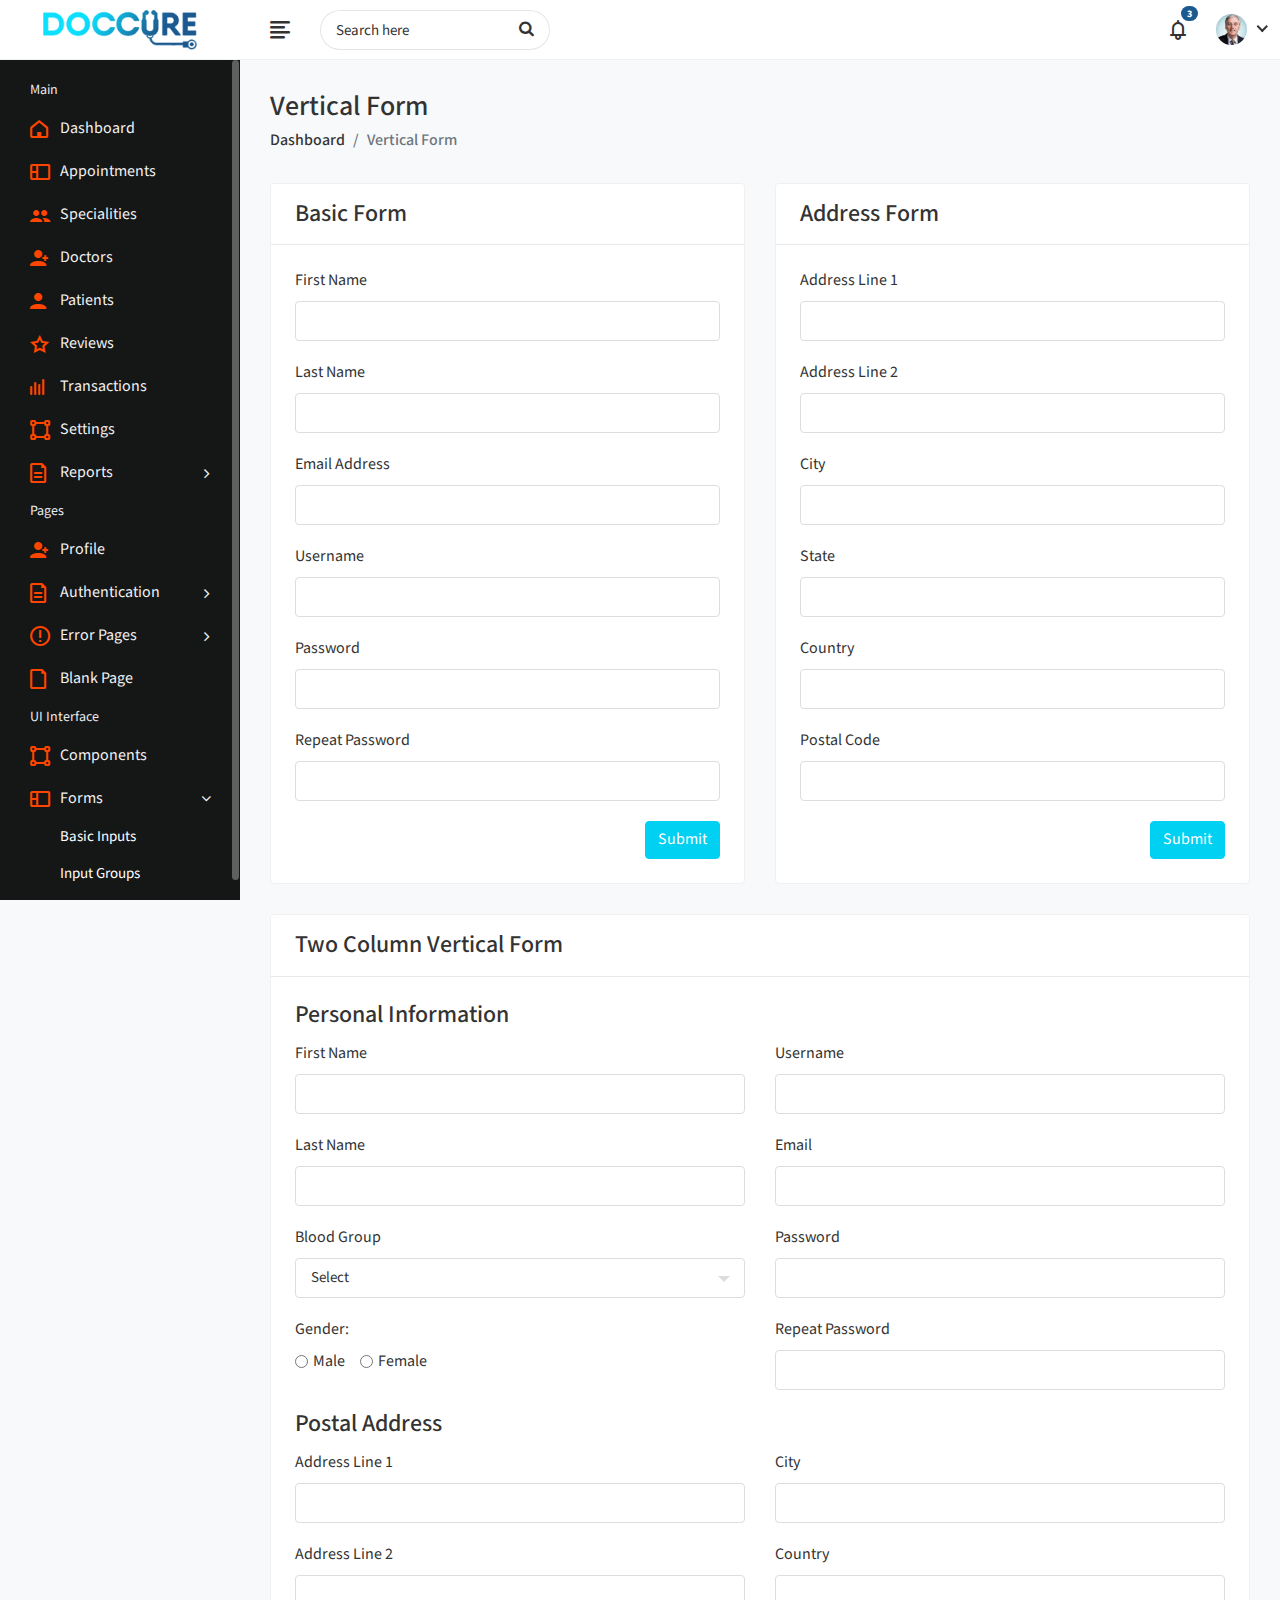
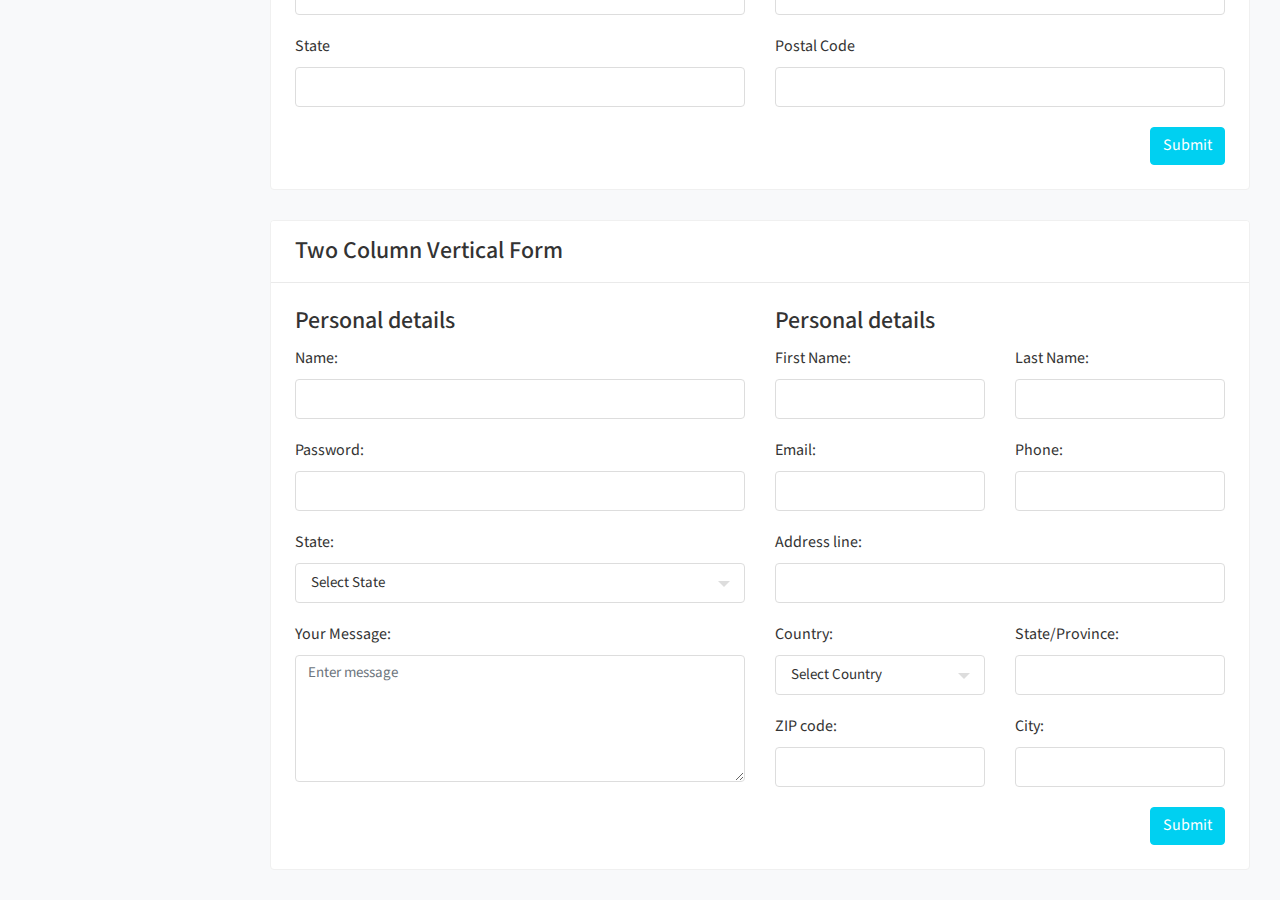
<file: pages/admin/form-vertical.html>
<!DOCTYPE html>
<html lang="en">
    
<!-- Mirrored from dreamguys.co.in/demo/doccure/admin/form-vertical.html by HTTrack Website Copier/3.x [XR&CO'2014], Sat, 30 Nov 2019 04:12:55 GMT -->
<head>
        <meta charset="utf-8">
        <meta name="viewport" content="width=device-width, initial-scale=1.0, user-scalable=0">
        <title>Doccure - Vertical Form</title>
		
		<!-- Favicon -->
        <link rel="shortcut icon" type="image/x-icon" href="assets/img/favicon.png">
		
		<!-- Bootstrap CSS -->
        <link rel="stylesheet" href="assets/css/bootstrap.min.css">
		
		<!-- Fontawesome CSS -->
        <link rel="stylesheet" href="assets/css/font-awesome.min.css">
		
		<!-- Feathericon CSS -->
        <link rel="stylesheet" href="assets/css/feathericon.min.css">
		
		<!-- Select2 CSS -->
		<link rel="stylesheet" href="assets/css/select2.min.css">
		
		<!-- Main CSS -->
        <link rel="stylesheet" href="assets/css/style.css">
		
		<!--[if lt IE 9]>
			<script src="assets/js/html5shiv.min.js"></script>
			<script src="assets/js/respond.min.js"></script>
		<![endif]-->
    </head>
    <body>
	
		<!-- Main Wrapper -->
        <div class="main-wrapper">
		
			<!-- Header -->
            <div class="header">
			
				<!-- Logo -->
                <div class="header-left">
                    <a href="index.html" class="logo">
						<img src="assets/img/logo.png" alt="Logo">
					</a>
					<a href="index.html" class="logo logo-small">
						<img src="assets/img/logo-small.png" alt="Logo" width="30" height="30">
					</a>
                </div>
				<!-- /Logo -->
				
				<a href="javascript:void(0);" id="toggle_btn">
					<i class="fe fe-text-align-left"></i>
				</a>
				
				<div class="top-nav-search">
					<form>
						<input type="text" class="form-control" placeholder="Search here">
						<button class="btn" type="submit"><i class="fa fa-search"></i></button>
					</form>
				</div>
				
				<!-- Mobile Menu Toggle -->
				<a class="mobile_btn" id="mobile_btn">
					<i class="fa fa-bars"></i>
				</a>
				<!-- /Mobile Menu Toggle -->
				
				<!-- Header Right Menu -->
				<ul class="nav user-menu">

					<!-- Notifications -->
					<li class="nav-item dropdown noti-dropdown">
						<a href="#" class="dropdown-toggle nav-link" data-toggle="dropdown">
							<i class="fe fe-bell"></i> <span class="badge badge-pill">3</span>
						</a>
						<div class="dropdown-menu notifications">
							<div class="topnav-dropdown-header">
								<span class="notification-title">Notifications</span>
								<a href="javascript:void(0)" class="clear-noti"> Clear All </a>
							</div>
							<div class="noti-content">
								<ul class="notification-list">
									<li class="notification-message">
										<a href="#">
											<div class="media">
												<span class="avatar avatar-sm">
													<img class="avatar-img rounded-circle" alt="User Image" src="assets/img/doctors/doctor-thumb-01.jpg">
												</span>
												<div class="media-body">
													<p class="noti-details"><span class="noti-title">Dr. Ruby Perrin</span> Schedule <span class="noti-title">her appointment</span></p>
													<p class="noti-time"><span class="notification-time">4 mins ago</span></p>
												</div>
											</div>
										</a>
									</li>
									<li class="notification-message">
										<a href="#">
											<div class="media">
												<span class="avatar avatar-sm">
													<img class="avatar-img rounded-circle" alt="User Image" src="assets/img/patients/patient1.jpg">
												</span>
												<div class="media-body">
													<p class="noti-details"><span class="noti-title">Charlene Reed</span> has booked her appointment to <span class="noti-title">Dr. Ruby Perrin</span></p>
													<p class="noti-time"><span class="notification-time">6 mins ago</span></p>
												</div>
											</div>
										</a>
									</li>
									<li class="notification-message">
										<a href="#">
											<div class="media">
												<span class="avatar avatar-sm">
													<img class="avatar-img rounded-circle" alt="User Image" src="assets/img/patients/patient2.jpg">
												</span>
												<div class="media-body">
												<p class="noti-details"><span class="noti-title">Travis Trimble</span> sent a amount of $210 for his <span class="noti-title">appointment</span></p>
												<p class="noti-time"><span class="notification-time">8 mins ago</span></p>
												</div>
											</div>
										</a>
									</li>
									<li class="notification-message">
										<a href="#">
											<div class="media">
												<span class="avatar avatar-sm">
													<img class="avatar-img rounded-circle" alt="User Image" src="assets/img/patients/patient3.jpg">
												</span>
												<div class="media-body">
													<p class="noti-details"><span class="noti-title">Carl Kelly</span> send a message <span class="noti-title"> to his doctor</span></p>
													<p class="noti-time"><span class="notification-time">12 mins ago</span></p>
												</div>
											</div>
										</a>
									</li>
								</ul>
							</div>
							<div class="topnav-dropdown-footer">
								<a href="#">View all Notifications</a>
							</div>
						</div>
					</li>
					<!-- /Notifications -->
					
					<!-- User Menu -->
					<li class="nav-item dropdown has-arrow">
						<a href="#" class="dropdown-toggle nav-link" data-toggle="dropdown">
							<span class="user-img"><img class="rounded-circle" src="assets/img/profiles/avatar-01.jpg" width="31" alt="Ryan Taylor"></span>
						</a>
						<div class="dropdown-menu">
							<div class="user-header">
								<div class="avatar avatar-sm">
									<img src="assets/img/profiles/avatar-01.jpg" alt="User Image" class="avatar-img rounded-circle">
								</div>
								<div class="user-text">
									<h6>Ryan Taylor</h6>
									<p class="text-muted mb-0">Administrator</p>
								</div>
							</div>
							<a class="dropdown-item" href="profile.html">My Profile</a>
							<a class="dropdown-item" href="settings.html">Settings</a>
							<a class="dropdown-item" href="login.html">Logout</a>
						</div>
					</li>
					<!-- /User Menu -->
					
				</ul>
				<!-- /Header Right Menu -->
				
            </div>
			<!-- /Header -->
			
			<!-- Sidebar -->
            <div class="sidebar" id="sidebar">
                <div class="sidebar-inner slimscroll">
					<div id="sidebar-menu" class="sidebar-menu">
						<ul>
							<li class="menu-title"> 
								<span>Main</span>
							</li>
							<li> 
								<a href="index.html"><i class="fe fe-home"></i> <span>Dashboard</span></a>
							</li>
							<li> 
								<a href="appointment-list.html"><i class="fe fe-layout"></i> <span>Appointments</span></a>
							</li>
							<li> 
								<a href="specialities.html"><i class="fe fe-users"></i> <span>Specialities</span></a>
							</li>
							<li> 
								<a href="doctor-list.html"><i class="fe fe-user-plus"></i> <span>Doctors</span></a>
							</li>
							<li> 
								<a href="patient-list.html"><i class="fe fe-user"></i> <span>Patients</span></a>
							</li>
							<li> 
								<a href="reviews.html"><i class="fe fe-star-o"></i> <span>Reviews</span></a>
							</li>
							<li> 
								<a href="transactions-list.html"><i class="fe fe-activity"></i> <span>Transactions</span></a>
							</li>
							<li> 
								<a href="settings.html"><i class="fe fe-vector"></i> <span>Settings</span></a>
							</li>
							<li class="submenu">
								<a href="#"><i class="fe fe-document"></i> <span> Reports</span> <span class="menu-arrow"></span></a>
								<ul style="display: none;">
									<li><a href="invoice-report.html">Invoice Reports</a></li>
								</ul>
							</li>
							<li class="menu-title"> 
								<span>Pages</span>
							</li>
							<li> 
								<a href="profile.html"><i class="fe fe-user-plus"></i> <span>Profile</span></a>
							</li>
							<li class="submenu">
								<a href="#"><i class="fe fe-document"></i> <span> Authentication </span> <span class="menu-arrow"></span></a>
								<ul style="display: none;">
									<li><a href="login.html"> Login </a></li>
									<li><a href="register.html"> Register </a></li>
									<li><a href="forgot-password.html"> Forgot Password </a></li>
									<li><a href="lock-screen.html"> Lock Screen </a></li>
								</ul>
							</li>
							<li class="submenu">
								<a href="#"><i class="fe fe-warning"></i> <span> Error Pages </span> <span class="menu-arrow"></span></a>
								<ul style="display: none;">
									<li><a href="error-404.html">404 Error </a></li>
									<li><a href="error-500.html">500 Error </a></li>
								</ul>
							</li>
							<li> 
								<a href="blank-page.html"><i class="fe fe-file"></i> <span>Blank Page</span></a>
							</li>
							<li class="menu-title"> 
								<span>UI Interface</span>
							</li>
							<li> 
								<a href="components.html"><i class="fe fe-vector"></i> <span>Components</span></a>
							</li>
							<li class="submenu">
								<a href="#"><i class="fe fe-layout"></i> <span> Forms </span> <span class="menu-arrow"></span></a>
								<ul style="display: none;">
									<li><a href="form-basic-inputs.html">Basic Inputs </a></li>
									<li><a href="form-input-groups.html">Input Groups </a></li>
									<li><a href="form-horizontal.html">Horizontal Form </a></li>
									<li><a class="active" href="form-vertical.html"> Vertical Form </a></li>
									<li><a href="form-mask.html"> Form Mask </a></li>
									<li><a href="form-validation.html"> Form Validation </a></li>
								</ul>
							</li>
							<li class="submenu">
								<a href="#"><i class="fe fe-table"></i> <span> Tables </span> <span class="menu-arrow"></span></a>
								<ul style="display: none;">
									<li><a href="tables-basic.html">Basic Tables </a></li>
									<li><a href="data-tables.html">Data Table </a></li>
								</ul>
							</li>
							<li class="submenu">
								<a href="javascript:void(0);"><i class="fe fe-code"></i> <span>Multi Level</span> <span class="menu-arrow"></span></a>
								<ul style="display: none;">
									<li class="submenu">
										<a href="javascript:void(0);"> <span>Level 1</span> <span class="menu-arrow"></span></a>
										<ul style="display: none;">
											<li><a href="javascript:void(0);"><span>Level 2</span></a></li>
											<li class="submenu">
												<a href="javascript:void(0);"> <span> Level 2</span> <span class="menu-arrow"></span></a>
												<ul style="display: none;">
													<li><a href="javascript:void(0);">Level 3</a></li>
													<li><a href="javascript:void(0);">Level 3</a></li>
												</ul>
											</li>
											<li><a href="javascript:void(0);"> <span>Level 2</span></a></li>
										</ul>
									</li>
									<li>
										<a href="javascript:void(0);"> <span>Level 1</span></a>
									</li>
								</ul>
							</li>
						</ul>
					</div>
                </div>
            </div>
			<!-- /Sidebar -->
			
			<!-- Page Wrapper -->
            <div class="page-wrapper">
			
				<div class="content container-fluid">

					<!-- Page Header -->
					<div class="page-header">
						<div class="row">
							<div class="col">
								<h3 class="page-title">Vertical Form</h3>
								<ul class="breadcrumb">
									<li class="breadcrumb-item"><a href="index.html">Dashboard</a></li>
									<li class="breadcrumb-item active">Vertical Form</li>
								</ul>
							</div>
						</div>
					</div>
					<!-- /Page Header -->

					<div class="row">
						<div class="col-md-6">
							<div class="card">
								<div class="card-header">
									<h4 class="card-title">Basic Form</h4>
								</div>
								<div class="card-body">
									<form action="#">
										<div class="form-group">
											<label>First Name</label>
											<input type="text" class="form-control">
										</div>
										<div class="form-group">
											<label>Last Name</label>
											<input type="text" class="form-control">
										</div>
										<div class="form-group">
											<label>Email Address</label>
											<input type="email" class="form-control">
										</div>
										<div class="form-group">
											<label>Username</label>
											<input type="text" class="form-control">
										</div>
										<div class="form-group">
											<label>Password</label>
											<input type="password" class="form-control">
										</div>
										<div class="form-group">
											<label>Repeat Password</label>
											<input type="password" class="form-control">
										</div>
										<div class="text-right">
											<button type="submit" class="btn btn-primary">Submit</button>
										</div>
									</form>
								</div>
							</div>
						</div>
						<div class="col-md-6">
							<div class="card">
								<div class="card-header">
									<h4 class="card-title">Address Form</h4>
								</div>
								<div class="card-body">
									<form action="#">
										<div class="form-group">
											<label>Address Line 1</label>
											<input type="text" class="form-control">
										</div>
										<div class="form-group">
											<label>Address Line 2</label>
											<input type="text" class="form-control">
										</div>
										<div class="form-group">
											<label>City</label>
											<input type="text" class="form-control">
										</div>
										<div class="form-group">
											<label>State</label>
											<input type="text" class="form-control">
										</div>
										<div class="form-group">
											<label>Country</label>
											<input type="text" class="form-control">
										</div>
										<div class="form-group">
											<label>Postal Code</label>
											<input type="text" class="form-control">
										</div>
										<div class="text-right">
											<button type="submit" class="btn btn-primary">Submit</button>
										</div>
									</form>
								</div>
							</div>
						</div>
					</div>
					
					<div class="row">
						<div class="col-md-12">
							<div class="card">
								<div class="card-header">
									<h4 class="card-title">Two Column Vertical Form</h4>
								</div>
								<div class="card-body">
									<form action="#">
										<h4 class="card-title">Personal Information</h4>
										<div class="row">
											<div class="col-md-6">
												<div class="form-group">
													<label>First Name</label>
													<input type="text" class="form-control">
												</div>
												<div class="form-group">
													<label>Last Name</label>
													<input type="text" class="form-control">
												</div>
												<div class="form-group">
													<label>Blood Group</label>
													<select class="select">
														<option>Select</option>
														<option value="1">A+</option>
														<option value="2">O+</option>
														<option value="3">B+</option>
														<option value="4">AB+</option>
													</select>
												</div>
												<div class="form-group">
													<label class="d-block">Gender:</label>
													<div class="form-check form-check-inline">
														<input class="form-check-input" type="radio" name="gender" id="gender_male" value="option1">
														<label class="form-check-label" for="gender_male">Male</label>
													</div>
													<div class="form-check form-check-inline">
														<input class="form-check-input" type="radio" name="gender" id="gender_female" value="option2">
														<label class="form-check-label" for="gender_female">Female</label>
													</div>
												</div>
											</div>
											<div class="col-md-6">
												<div class="form-group">
													<label>Username</label>
													<input type="text" class="form-control">
												</div>
												<div class="form-group">
													<label>Email</label>
													<input type="text" class="form-control">
												</div>

												<div class="form-group">
													<label>Password</label>
													<input type="text" class="form-control">
												</div>
												<div class="form-group">
													<label>Repeat Password</label>
													<input type="text" class="form-control">
												</div>
											</div>
										</div>
										<h4 class="card-title">Postal Address</h4>
										<div class="row">
											<div class="col-md-6">
												<div class="form-group">
													<label>Address Line 1</label>
													<input type="text" class="form-control">
												</div>
												<div class="form-group">
													<label>Address Line 2</label>
													<input type="text" class="form-control">
												</div>
												<div class="form-group">
													<label>State</label>
													<input type="text" class="form-control">
												</div>
											</div>
											<div class="col-md-6">
												<div class="form-group">
													<label>City</label>
													<input type="text" class="form-control">
												</div>
												<div class="form-group">
													<label>Country</label>
													<input type="text" class="form-control">
												</div>
												<div class="form-group">
													<label>Postal Code</label>
													<input type="text" class="form-control">
												</div>
											</div>
										</div>
										<div class="text-right">
											<button type="submit" class="btn btn-primary">Submit</button>
										</div>
									</form>
								</div>
							</div>
						</div>
					</div>
					
					<div class="row">
						<div class="col-md-12">
							<div class="card">
								<div class="card-header">
									<h4 class="card-title">Two Column Vertical Form</h4>
								</div>
								<div class="card-body">
									<form action="#">
										<div class="row">
											<div class="col-md-6">
												<h4 class="card-title">Personal details</h4>
												<div class="form-group">
													<label>Name:</label>
													<input type="text" class="form-control">
												</div>
												<div class="form-group">
													<label>Password:</label>
													<input type="password" class="form-control">
												</div>
												<div class="form-group">
													<label>State:</label>
													<select class="select">
														<option>Select State</option>
														<option value="1">California</option>
														<option value="2">Texas</option>
														<option value="3">Florida</option>
													</select>
												</div>
												<div class="form-group">
													<label>Your Message:</label>
													<textarea rows="5" cols="5" class="form-control" placeholder="Enter message"></textarea>
												</div>
											</div>
											<div class="col-md-6">
												<h4 class="card-title">Personal details</h4>
												<div class="row">
													<div class="col-md-6">
														<div class="form-group">
															<label>First Name:</label>
															<input type="text" class="form-control">
														</div>
													</div>
													<div class="col-md-6">
														<div class="form-group">
															<label>Last Name:</label>
															<input type="text" class="form-control">
														</div>
													</div>
												</div>
												<div class="row">
													<div class="col-md-6">
														<div class="form-group">
															<label>Email:</label>
															<input type="text" class="form-control">
														</div>
													</div>
													<div class="col-md-6">
														<div class="form-group">
															<label>Phone:</label>
															<input type="text" class="form-control">
														</div>
													</div>
												</div>
												<div class="row">
													<div class="col-md-12">
														<div class="form-group">
															<label>Address line:</label>
															<input type="text" class="form-control">
														</div>
													</div>
												</div>
												<div class="row">
													<div class="col-md-6">
														<div class="form-group">
															<label>Country:</label>
															<select class="select">
																<option>Select Country</option>
																<option value="1">USA</option>
																<option value="2">France</option>
																<option value="3">India</option>
																<option value="4">Spain</option>
															</select>
														</div>
													</div>
													<div class="col-md-6">
														<div class="form-group">
															<label>State/Province:</label>
															<input type="text" class="form-control">
														</div>
													</div>
												</div>
												<div class="row">
													<div class="col-md-6">
														<div class="form-group">
															<label>ZIP code:</label>
															<input type="text" class="form-control">
														</div>
													</div>
													<div class="col-md-6">
														<div class="form-group">
															<label>City:</label>
															<input type="text" class="form-control">
														</div>
													</div>
												</div>
											</div>
										</div>
										<div class="text-right">
											<button type="submit" class="btn btn-primary">Submit</button>
										</div>
									</form>
								</div>
							</div>
						</div>
					</div>
					
				</div>
			</div>
			<!-- /Page Wrapper -->
		
        </div>
		<!-- /Main Wrapper -->
		
		<!-- jQuery -->
        <script src="assets/js/jquery-3.2.1.min.js"></script>
		
		<!-- Bootstrap Core JS -->
        <script src="assets/js/popper.min.js"></script>
        <script src="assets/js/bootstrap.min.js"></script>
		
		<!-- Slimscroll JS -->
        <script src="assets/plugins/slimscroll/jquery.slimscroll.min.js"></script>
		
		<!-- Select2 JS -->
		<script src="assets/js/select2.min.js"></script>
		
		<!-- Custom JS -->
		<script  src="assets/js/script.js"></script>
    </body>

<!-- Mirrored from dreamguys.co.in/demo/doccure/admin/form-vertical.html by HTTrack Website Copier/3.x [XR&CO'2014], Sat, 30 Nov 2019 04:12:55 GMT -->
</html>
</file>
<file: css/Style.css>
@import url('../css/fonts.css');
@import url('./custom.css');
@import url('./animations.css');



html, body{
    margin: 0%;
    box-sizing: border-box;
    overflow-x: hidden;
}

:root{

    /*      Theme colors        */
    --text-gray: #3f4954;
    --text-light : #686666da;
    --bg-color: #0f0f0f;
    --white: #ffffff;
    --midnight: #104f55;

    /* gradient color   */
    --sky: linear-gradient(120deg, #a1c4fd 0%, #c2e9fb 100%);

    /*      theme font-family   */
    --Abel: 'Abel', cursive;
    --Anton: 'Anton', cursive;
    --Josefin : 'Josefin', cursive;
    --Lexend: 'Lexend', cursive;
    --Livvic : 'Livvic', cursive;
    --Pacifico: 'Pacifico', cursive;
}


/* ---------------- Global Classes ---------------*/

a{
    text-decoration: none;
    color: var(--text-gray);
}

.flex-row{
    display: flex;
    flex-direction: row;    
    flex-wrap: wrap;
}

ul{
    list-style-type: none;
}

h1{
    font-family: var(--Lexend);
    font-size: 2.5rem;
}

h2{
    font-family: var(--Lexend);
}

h3{
    font-family: var(--Abel);
    font-size: 1.3rem;
}

button.btn{
    border: none;
    border-radius: 2rem;
    padding: 1rem 3rem;
    font-size: 1rem;
    font-family: var(--Livvic);
    cursor: pointer;
}

span{
    font-family: var(--Abel);
}

.container{
    margin: 0 5vw;
}

.text-gray{
    color: var(--text-gray);
}

p{
    font-family: var(--Lexend);
    color: var(--text-light);
}

li{
    list-style: none;
}
.post-title a{
    font-family: var(--Lexend) !important;
}

/* ------x------- Global Classes -------x-------*/

/* --------------- navbar ----------------- */

.nav{
    background: white;
    padding: 0 2rem;
    height: 0rem;
    min-height: 10vh;
    overflow: hidden;
    transition: height 1s ease-in-out;
}

.nav .nav-menu{    
    justify-content: space-between;
}

.nav .toggle-collapse{
    position: absolute;
    top: 0%;
    width: 90%;
    cursor: pointer;
    display: none;
}

.nav .toggle-collapse .toggle-icons{
    display: flex;
    justify-content: flex-end;
    padding: 1.7rem 0;
}

.nav .toggle-collapse .toggle-icons i{
    font-size: 1.4rem;
    color: var(--text-gray);
}

.collapse{
    height: 30rem;
}

.nav .nav-items{
    display: flex;
    margin: 0;
}

.nav .nav-brand .text-gray{
    font-family: var(--Pacifico);
    font-weight: 600;
}

.nav .nav-items .nav-link{
    padding: 1.6rem 1rem;
    font-size: 1.1rem;
    position: relative;
    font-family: var(--Lexend);
    font-size: 1.1rem;
}

.nav .nav-items .nav-link:hover{
    background-color: rgb(253, 91, 32);
}

.nav .nav-items .nav-link:hover a{
    color: var(--white);
}

.nav .nav-brand a{
    font-size: 1.6rem;
    padding: 1rem 0;
    display: block;
    font-family: var(--Lexend);
    font-size: 1.6rem;
}

.nav .social{
    padding: 1.4rem 0
}

.nav .social i{
    padding: 0 .2rem;
}

.nav .social i:hover{
    color: orangered;
}

/* -------x------- navbar ---------x------- */


/* ----------------- Main Content----------- */

/* --------------- Site title ---------------- */
main .site-title{
    background: url('../assets/Background-image.png');
    background-size: cover;
    height: 110vh;
    display: flex;
    justify-content: center;
}

main .site-title .site-background{
    padding-top: 10rem;
    text-align: center;
    color: var(--white);
}

main .site-title h1, h3{
    margin: .3rem;
}

main .site-title .btn{
    margin: 1.8rem;
    background: var(--sky);
}

main .site-title .btn:hover{
    background: transparent;
    border: 1px solid var(--white);
    color: var(--white);
}

/* --------x------ Site title --------x------- */

/* --------------- Blog Carousel ------------ */

main #fleet-lb{
    color: #000;
    position: relative;
    top: 9rem;
    padding-left: 1rem;
}
main .blog{
    background: url('../assets/background/bgProdutos.png');
    background-repeat: repeat;
    background-position: right;
    height: 100vh;
    width: 100%;
}


main .blog .blog-post{
    padding-top: 6rem;
}

main .blog-post .blog-content{
    display: flex;
    flex-direction: column;
    text-align: center;
    width: 80%;
    margin: 3rem 2rem;
    box-shadow: 0 15px 20px rgba(0, 0, 0, 0.2);
}

main .blog-content .blog-title{
    padding: 2rem 0;
}

main .blog-content .btn-blog{
    padding: .7rem 2rem;
    background: var(--sky);
    margin: .5rem;
}

main .blog-content span{
    display: block;
}

section .container .owl-nav{
    position: absolute;
    top: 0%;
    margin: 0 auto;
    width: 100%;
}

.owl-nav .owl-prev .owl-nav-prev,
.owl-nav .owl-next .owl-nav-next{
    color: var(--text-gray);
    background: transparent;
    font-size: 2rem;
    position: relative;
    top: 6rem;
}

.owl-theme .owl-nav [class*='owl-']:hover{
    background: transparent;
    color: var(--midnight);
}

.owl-theme .owl-nav [class*='owl-']{
    outline: none;
}


/* -------x------- Blog Carousel -----x------ */

/* ---------------- Site Content ----------------*/

main .site-content{
    display: grid;
    grid-template-columns: 70% 30%;
}

main .post-content{
    width: 100%;
    
}

main .site-content .post-content > .post-image, .post-title{
    padding: 1rem 2rem;
    position: relative;
}

main .site-content .post-content > .post-image .post-info{
    background: var(--sky);
    padding: 1rem;
    position: absolute;
    bottom: 0%;
    left: 20vw;
    border-radius: 3rem;
}

main .site-content .post-content > .post-image > div{
    overflow: hidden;
}

main .site-content .post-content > .post-image .img{
    width: 100%;
    transition: all 1s ease;
}

main .site-content .post-content > .post-image .img:hover{
    transform: scale(1.3);
} 

/* -------x-------- Site Content --------x------- */


/* --------------- Sidebar ----------------------- */

.site-content > .sidebar .category-list{
    font-family: var(--Livvic);   
}

.site-content > .sidebar .category-list .list-items{
    background: var(--sky);
    padding: .4rem 1rem;
    margin: .8rem 0;
    border-radius: 3rem;
    width: 70%;
    display: flex;
    justify-content: space-between;
}

.site-content > .sidebar .category-list .list-items a{
    color:  black;
}

.site-content .sidebar .popular-post .post-content{
    padding: 1rem 0;
}

.site-content .sidebar .popular-post h2{
    padding-top: 8rem;
}
 
.site-content .sidebar .popular-post .post-info{
    padding: .4rem .1rem !important;
    bottom: 0rem !important;
    left: 1.5rem !important;
    border-radius: 0rem !important;
    background: white !important;
}
.site-content .sidebar .popular-post .post-info i{
    color: orangered;
}

.site-content .sidebar .popular-post .post-title a{
    font-size: 1rem;
}

.site-content .sidebar .newsletter{
    padding-top: 10rem;
}

.site-content .sidebar .newsletter .form-element{
    padding: .5rem 2rem;
}

.site-content .sidebar .newsletter .input-element{
    width: 80%;
    height: 1.9rem;
    padding: .3rem .5rem;
    font-family: var(--Lexend);
    font-size: 1rem;
}

.site-content .sidebar .newsletter .form-btn{
    border-radius: 0;
    padding: .8rem 32%;
    margin: 1rem 0;
    background: var(--sky);
}

.site-content .sidebar .popular-tags{
    padding: 5rem 0;
}

.site-content .sidebar .popular-tags .tags .tag{
    background: var(--sky);
    padding: .4rem 1rem;
    border-radius: 3rem;
    margin: .4rem .6rem;
}

img{
    height: 400px;
    width: 100%;
}

/* -------x------- Sidebar -----------x----------- */

/* ---------x------- Main Content -----x----- */


/* ----------------- Footer --------------------- */

footer.footer{
    height: 100%;
    background: var(--bg-color);
    position: relative;
}

footer.footer .container{
    display: grid;
    grid-template-columns: repeat(4, 1fr);
}

footer.footer .container > div{
    flex-grow: 1;
    flex-basis: 0;
    padding: 3rem .9rem;
}

footer.footer .container h2{
    color: var(--white);
}

footer.footer .newsletter .form-element{
    background: black;
    display: inline-block;
}

footer.footer .newsletter .form-element input{
    padding: .5rem .7rem;
    border: none;
    background: transparent;
    color: white;
    font-family: var(--Josefin);
    font-size: 1rem;
    width: 74%;
}

footer.footer .newsletter .form-element span{
    background: var(--sky);
    padding: .5rem .7rem;
    cursor: pointer;
}

footer.footer .instagram div > img{
    display: inline-block;
    width: 25%;
    height: 50%;
    margin: .3rem .4rem;
}

footer.footer .follow div i{
    color: var(--white);
    padding: 0 .4rem;
}

footer.footer .rights{
    justify-content: center;
    font-family: var(--Josefin);
}

footer.footer .rights h4 a{
    color: var(--white);
}

footer.footer .move-up{
    position: absolute;
    right: 6%;
    top: 50%;
}

footer.footer .move-up span{
    color: var(--midnight);
}

footer.footer .move-up span:hover{
    color: var(--white);
    cursor: pointer;
}

/* ---------x------- Footer ----------x---------- */
</file>
<file: css/produtos.css>
@import url('../css/fonts.css');
@import url('./custom.css');
@import url('./animations.css');

:root{

    /*      Theme colors        */
    --text-gray: #3f4954;
    --text-light : #686666da;
    --bg-color: #0f0f0f;
    --white: #ffffff;
    --midnight: #104f55;

    /* gradient color   */
    --sky: linear-gradient(120deg, #a1c4fd 0%, #c2e9fb 100%);

    /*      theme font-family   */
    --Abel: 'Abel', cursive;
    --Anton: 'Anton', cursive;
    --Josefin : 'Josefin', cursive;
    --Lexend: 'Lexend', cursive;
    --Livvic : 'Livvic', cursive;
    --Pacifico: 'Pacifico', cursive;
}

figure, input, textarea, p, h1, h2, h3, h4, h5, h6, ul,li{
    margin: 0;
    padding: 0;
    box-sizing: border-box;
    font-family: sans-serif;
    list-style: none;
    font-family: 'Nunito', sans-serif;
}
.containerP{
    max-width: 1300px;
    margin: 0 1vw;
} 
h3{
    font-size: 50px;
    font-family: "Abel";
    display: flex;
    justify-content: center;
    font-weight: bold;
    color: #000;
}
/* GERAL */

/* BODY */
body{
    background-color: #eaeaea;
}
/* BODY */

    .container-flex{
        display: flex;
        align-items: center;
    }
    header .col-flex.logo{
        width: 240px;
    }
    header .col-flex.logo h1{
       color: #fff;
    }
    header .col-flex.logo h1:hover {
        color: black;
        cursor: pointer;
    }
    header .col-flex.menu{
        display: none;
    }
        header .col-flex.menu ul{
            display: flex;
        }
                header .col-flex.menu ul li a{ 
                  color: #fff;
                  text-decoration: none;
                  padding: 10px 20px;
                  font-size: 18px;
                }
                header .col-flex.menu ul li:last-child a{
                    background-color:#39b700;
                    text-transform: uppercase;
                }
                header .col-flex.menu ul li a:hover{
                    background-color: #fff;
                    color:#000;
                    transition: 0.1s;
                }
    
/* MAIN */
main .produtos .produtos_lista {
    display: flex;
    justify-content: space-between;
    flex-wrap: wrap;
}
main .produtos .produtos_lista .produto {
    background: rgb(255, 255, 255);
    width: 100%;
    box-shadow: rgb(0 0 0 / 20%) 3px 5px 9px;
    padding: 15px 15px 65px 15px;
    position: relative;
    margin-bottom: 20px;
}
main .produtos .produtos_lista .produto:hover {
    background: rgb(255,255,255);
    background: radial-gradient(circle, rgba(255,255,255,1) 0%, rgba(206,206,206,1) 90%);
}
    main .produtos .produtos_lista .produto .produto_desconto {
        background-color: #39b701;
        color: #fff;
        padding: 3px 10px;
        border-radius: 5px;
        display: inline-block;
    }
    main .produtos .produtos_lista .produto .produto_foto img {
        display: block;
        width: 100%;
        height: auto;
    }
    main .produtos .produtos_lista .produto .produto_foto figcaption {
        display: none;
    }
    main .produtos .produtos_lista .produto h2{
        font-size: 16px;
        font-weight: 100;
        color: #535353;
    }
    main .produtos .produtos_lista .produto .produto_avaliacao span {
        display: inline-block;
        position: relative;
        width: 0;
        height: 0;
        border-left: calc(10px/2) solid transparent;
        border-right: calc(10px/2) solid transparent;
        border-bottom: 10px solid #666666;
        top: calc(10px/-6);
    }
    main .produtos .produtos_lista .produto .produto_avaliacao span::before {
        position: absolute;
        content: '';
        width: 0;
        height: 0;
        border-left: calc(10px/2) solid transparent;
        border-right: calc(10px/2) solid transparent;
        border-top: 10px solid #666666;
        top: calc(10px/3);
        left: calc(10px/-2);
    }
    main .produtos .produtos_lista .produto .produto_avaliacao span.ativo {
        border-left: calc(10px/2) solid transparent;
        border-right: calc(10px/2) solid transparent;
        border-bottom: 10px solid #f2c832;
    }
    main .produtos .produtos_lista .produto .produto_avaliacao span.ativo::before {
        border-left: calc(10px/2) solid transparent;
        border-right: calc(10px/2) solid transparent;
        border-top: 10px solid #f2c832;
    }
    main .produtos .produtos_lista .produto .produto_preco span {
        display: block;
        font-weight: bold;
        color: #535353;
        text-decoration: line-through;
        font-size: 13px;
    }
    main .produtos .produtos_lista .produto .produto_preco strong {
        font-size: 20px;
        margin: 4px 0 6px;
        display: block;
    }
    main .produtos .produtos_lista .produto .produto_preco p {
        color: #535353;
        font-size: 13px;
    }
    main .produtos .produtos_lista .produto .produto_adicionar_carrinho {
        display: block;
        width: 90%;
        height: 40px;
        border: none;
        background-color: #39b701;
        text-transform: uppercase;
        color: #fff;
        margin: 0 auto;
        font-weight: 600;
        position: absolute;
        cursor: pointer;
    }
    main .produtos .produtos_lista .produto .produto_adicionar_carrinho:hover {
        border: none;
        background-color: rgb(69, 133, 5);
    } 
  
/* MEDIA QUERIES */
    @media screen and (min-width: 650px) {
        .container-flex {
            display: initial;
        }
        header .col-flex.logo {
            margin-bottom: 20px;
        }
        header .col-flex.menu {
            display: flex;
            justify-content: center;
        }
            header .col-flex.menu ul li a {
                padding: 10px 10px;
                font-size: 10px;
            }
        main .produtos .produtos_lista .produto {
            width: 296px;
        }
  
    @media screen and (min-width: 1200px) {
        .container-flex {
        display: flex;
        }
        header .col-flex.logo {
            margin-bottom: 0px;
        }
        header .col-flex.menu {
            display: initial;
        }
            header .col-flex.menu ul li a {
                padding: 10px 20px;
                font-size: 18px;
            }
    }
}
</file>
<file: css/about.css>
.mission {
    /* border: 1px solid black; */
    position: relative;
    width: 100%;
    height: 200vh;
    display: flex;
    justify-content: space-around;
    /* align-items: center; */
    /* background-color: aqua; */
    /* overflow: hidden; */
}

.mission img {
    /* border: 1px solid black; */
    height: 191vh;
    position: absolute;
    top: -8.4%;
}


.why-choose-us {
    width: 100%;
    height: 100vh;
    display: flex;
    justify-content: space-around;
    overflow: hidden;
}

.what-client-say {
    width: 100%;
    height: 140vh;
    display: flex;
    justify-content: space-around;
    overflow: hidden;
}
</file>
<file: css/signup.css>
/* 
body {
	 
	background: #f6f5f7;
	display: flex;
	justify-content: center;
	align-items: center;
	flex-direction: column;
	font-family: 'Montserrat', sans-serif;
	height: 100vh;
	margin: -20px 0 50px;
} */
body{
	overflow-x: visible !important;
}
.h1 {
	font-weight: bold;
	margin: 0;
}

.h2 {
	text-align: center;
}

p {
	font-size: 14px; 
	font-weight: 100; 
	line-height: 20px; 
	letter-spacing: 0.5px;
	margin: 20px 0 30px;
}

.span {
	font-size: 12px;
}

.a {
	color: #333;
	font-size: 14px;
	text-decoration: none;
	margin: 15px 0;
}

button {
	border-radius: 20px ;
	border: 1px solid #FF4B2B ;
	background-color: #FF4B2B ;
	color: #FFFFFF ;
	font-size: 12px ;
	font-weight: bold ;
	padding: 12px 45px ;
	letter-spacing: 1px ;
	text-transform: uppercase ;
	transition: transform 80ms ease-in;
}

button:active {
	transform: scale(0.95);
}

button:focus {
	outline: none;
}

button.ghost {
	background-color: transparent;
	border-color: #FFFFFF;
}

.form {
	background-color: #FFFFFF;
	display: flex;
	align-items: center;
	justify-content: center;
	flex-direction: column;
	padding: 0 50px;
	height: 100%;
	text-align: center;
}

input {
	background-color: #eee;
	border: none;
	padding: 12px 15px;
	margin: 8px 0;
	width: 100%;
}

.container {
	background-color: #fff;
	border-radius: 10px;
  	box-shadow: 0 14px 28px rgba(0,0,0,0.25), 
			0 10px 10px rgba(0,0,0,0.22);
	position: relative;
	overflow: visible;
	width: 700px;
	max-width: 100%;
	min-height: 400px;
	left: 15%;
}

.form-container {
	position: absolute;
	top: 0;
	height: 100%;
	transition: all 0.6s ease-in-out;
}

.sign-in-container {
	left: 0;
	width: 50%;
	z-index: 2;
}

.container.right-panel-active .sign-in-container {
	transform: translateX(100%);
}

.sign-up-container {
	left: 0;
	width: 50%;
	z-index: 1;
}

.container.right-panel-active .sign-up-container {
	transform: translateX(100%);
	opacity: 1;
	z-index: 5;
	animation: show 0.6s;
}

@keyframes show {
	0%, 49.99% {
		opacity: 0;
		z-index: 1;
	}
	
	50%, 100% {
		opacity: 1;
		z-index: 5;
	}
}

.overlay-container {
	position: absolute;
	top: 0;
	left: 50%;
	width: 50%;
	height: 100%;
	overflow: hidden;
	transition: transform 0.6s ease-in-out;
	z-index: 100;
}

.container.right-panel-active .overlay-container{
	transform: translateX(-100%);
}

.overlay {
	background: #FF416C;
	background: -webkit-linear-gradient(to right, #FF4B2B, #FF416C);
	background: linear-gradient(to right, #FF4B2B, #FF416C);
	background-repeat: no-repeat;
	background-size: cover;
	background-position: 0 0;
	color: #FFFFFF;
	position: relative;
	left: -100%;
	height: 100%;
	width: 200%;
  	transform: translateX(0);
	transition: transform 0.6s ease-in-out;
}

.container.right-panel-active .overlay {
  	transform: translateX(50%);
}

.overlay-panel {
	position: absolute;
	display: flex;
	align-items: center;
	justify-content: center;
	flex-direction: column;
	padding: 0 40px;
	text-align: center;
	top: 0;
	height: 100%;
	width: 50%;
	transform: translateX(0);
	transition: transform 0.6s ease-in-out;
}

.overlay-left {
	transform: translateX(-20%);
}

.container.right-panel-active .overlay-left {
	transform: translateX(0);
}

.overlay-right {
	right: 0;
	transform: translateX(0);
}

.container.right-panel-active .overlay-right {
	transform: translateX(20%);
}
</file>
<file: pages/admin/assets/css/feathericon.min.css>
@charset "utf-8";@font-face{font-family:feathericon;src:url(../fonts/feathericon.eot);src:url(../fonts/feathericond41d.eot?#iefix) format('embedded-opentype'),url(../fonts/feathericon.woff) format('woff'),url(../fonts/feathericon.ttf) format('truetype'),url(../fonts/feathericon.svg) format('svg');font-weight:400;font-style:normal}.fe{display:inline-block;font:normal normal normal 16px feathericon;font-size:inherit;text-rendering:auto;-webkit-font-smoothing:antialiased;-moz-osx-font-smoothing:grayscale}.fe-activity:before{content:"\f1e2"}.fe-add-cart:before{content:"\f1e6"}.fe-align-bottom:before{content:"\f1bf"}.fe-align-center:before{content:"\f195"}.fe-align-left:before{content:"\f196"}.fe-align-right:before{content:"\f197"}.fe-align-top:before{content:"\f1c0"}.fe-align-vertically:before{content:"\f1c1"}.fe-angry:before{content:"\f1b6"}.fe-app-menu:before{content:"\f198"}.fe-apron:before{content:"\f1fb"}.fe-arrow-down:before{content:"\f100"}.fe-arrow-left:before{content:"\f101"}.fe-arrow-right:before{content:"\f102"}.fe-arrow-up:before{content:"\f103"}.fe-artboard:before{content:"\f104"}.fe-audio-player:before{content:"\f199"}.fe-backward:before{content:"\f180"}.fe-bar:before{content:"\f105"}.fe-bar-chart:before{content:"\f106"}.fe-beer:before{content:"\f107"}.fe-beginner:before{content:"\f1f7"}.fe-bell:before{content:"\f108"}.fe-birthday-cake:before{content:"\f163"}.fe-bold:before{content:"\f179"}.fe-bolt:before{content:"\f1e3"}.fe-book:before{content:"\f109"}.fe-bookmark:before{content:"\f170"}.fe-bread:before{content:"\f206"}.fe-browser:before{content:"\f10b"}.fe-brush:before{content:"\f10c"}.fe-bug:before{content:"\f10d"}.fe-building:before{content:"\f10e"}.fe-bus:before{content:"\f1fe"}.fe-cage:before{content:"\f1e7"}.fe-calendar:before{content:"\f10f"}.fe-camera:before{content:"\f110"}.fe-car:before{content:"\f1ff"}.fe-cart:before{content:"\f1e8"}.fe-check:before{content:"\f111"}.fe-check-circle:before{content:"\f19a"}.fe-check-circle-o:before{content:"\f19b"}.fe-check-verified:before{content:"\f19c"}.fe-clock:before{content:"\f113"}.fe-close:before{content:"\f114"}.fe-cloud:before{content:"\f115"}.fe-cocktail:before{content:"\f116"}.fe-code:before{content:"\f117"}.fe-codepen:before{content:"\f1d3"}.fe-coffee:before{content:"\f166"}.fe-columns:before{content:"\f118"}.fe-comment:before{content:"\f119"}.fe-comment-o:before{content:"\f1d2"}.fe-commenting:before{content:"\f11a"}.fe-comments:before{content:"\f11b"}.fe-compress:before{content:"\f181"}.fe-credit-card:before{content:"\f1e9"}.fe-crop:before{content:"\f1c2"}.fe-cry:before{content:"\f1b7"}.fe-cutlery:before{content:"\f19d"}.fe-delete-link:before{content:"\f19e"}.fe-desktop:before{content:"\f11d"}.fe-diamond:before{content:"\f11e"}.fe-difference:before{content:"\f1c3"}.fe-disabled:before{content:"\f11f"}.fe-disappointed:before{content:"\f1b8"}.fe-distribute-horizontally:before{content:"\f1cf"}.fe-distribute-vertically:before{content:"\f1c5"}.fe-document:before{content:"\f19f"}.fe-donut:before{content:"\f1f9"}.fe-download:before{content:"\f120"}.fe-drop-down:before{content:"\f121"}.fe-drop-left:before{content:"\f122"}.fe-drop-right:before{content:"\f123"}.fe-drop-up:before{content:"\f124"}.fe-edit:before{content:"\f17f"}.fe-eject:before{content:"\f182"}.fe-elipsis-h:before{content:"\f125"}.fe-elipsis-v:before{content:"\f126"}.fe-equalizer:before{content:"\f1a0"}.fe-eraser:before{content:"\f1c6"}.fe-expand:before{content:"\f183"}.fe-export:before{content:"\f16e"}.fe-eye:before{content:"\f127"}.fe-facebook:before{content:"\f1d4"}.fe-fast-backward:before{content:"\f184"}.fe-fast-forward:before{content:"\f185"}.fe-feather:before{content:"\f174"}.fe-feed:before{content:"\f128"}.fe-file:before{content:"\f1b1"}.fe-file-audio:before{content:"\f1b2"}.fe-file-excel:before{content:"\f1a2"}.fe-file-image:before{content:"\f1b3"}.fe-file-movie:before{content:"\f1b4"}.fe-file-powerpoint:before{content:"\f1a3"}.fe-file-word:before{content:"\f1a4"}.fe-file-zip:before{content:"\f1b5"}.fe-filter:before{content:"\f173"}.fe-flag:before{content:"\f129"}.fe-folder:before{content:"\f12a"}.fe-folder-open:before{content:"\f176"}.fe-fork:before{content:"\f12b"}.fe-forward:before{content:"\f186"}.fe-frowing:before{content:"\f1b9"}.fe-frying-pan:before{content:"\f207"}.fe-gamepad:before{content:"\f191"}.fe-gear:before{content:"\f1a5"}.fe-gift:before{content:"\f1ea"}.fe-git:before{content:"\f1d5"}.fe-github:before{content:"\f1d6"}.fe-github-alt:before{content:"\f1d7"}.fe-globe:before{content:"\f12c"}.fe-google:before{content:"\f1d8"}.fe-google-plus:before{content:"\f1d9"}.fe-hash:before{content:"\f12d"}.fe-headphone:before{content:"\f18e"}.fe-heart:before{content:"\f12e"}.fe-heart-o:before{content:"\f167"}.fe-home:before{content:"\f12f"}.fe-import:before{content:"\f16f"}.fe-info:before{content:"\f130"}.fe-insert-link:before{content:"\f1a6"}.fe-instagram:before{content:"\f1da"}.fe-intersect:before{content:"\f1c7"}.fe-italic:before{content:"\f17a"}.fe-key:before{content:"\f131"}.fe-keyboard:before{content:"\f132"}.fe-kitchen-cooker:before{content:"\f1a7"}.fe-laptop:before{content:"\f133"}.fe-layer:before{content:"\f18c"}.fe-layout:before{content:"\f134"}.fe-line-chart:before{content:"\f135"}.fe-link:before{content:"\f136"}.fe-link-external:before{content:"\f137"}.fe-list-bullet:before{content:"\f17c"}.fe-list-order:before{content:"\f17d"}.fe-list-task:before{content:"\f17e"}.fe-location:before{content:"\f138"}.fe-lock:before{content:"\f139"}.fe-login:before{content:"\f13a"}.fe-logout:before{content:"\f13b"}.fe-loop:before{content:"\f192"}.fe-magic:before{content:"\f177"}.fe-mail:before{content:"\f13c"}.fe-map:before{content:"\f16d"}.fe-mask:before{content:"\f1c8"}.fe-medal:before{content:"\f13d"}.fe-megaphone:before{content:"\f13e"}.fe-mention:before{content:"\f164"}.fe-messanger:before{content:"\f1e1"}.fe-minus:before{content:"\f140"}.fe-mitarashi-dango:before{content:"\f208"}.fe-mobile:before{content:"\f141"}.fe-money:before{content:"\f1a8"}.fe-moon:before{content:"\f1ef"}.fe-mouse:before{content:"\f142"}.fe-music:before{content:"\f175"}.fe-notice-active:before{content:"\f200"}.fe-notice-off:before{content:"\f201"}.fe-notice-on:before{content:"\f202"}.fe-notice-push:before{content:"\f203"}.fe-octpus:before{content:"\f1fc"}.fe-open-mouth:before{content:"\f1ba"}.fe-palette:before{content:"\f165"}.fe-paper-plane:before{content:"\f178"}.fe-pause:before{content:"\f187"}.fe-pencil:before{content:"\f144"}.fe-phone:before{content:"\f145"}.fe-picture:before{content:"\f1a9"}.fe-picture-square:before{content:"\f1e4"}.fe-pie-chart:before{content:"\f146"}.fe-pinterest:before{content:"\f1db"}.fe-pizza:before{content:"\f147"}.fe-play:before{content:"\f188"}.fe-plug:before{content:"\f18f"}.fe-plus:before{content:"\f148"}.fe-pocket:before{content:"\f1dc"}.fe-pot:before{content:"\f1aa"}.fe-print:before{content:"\f171"}.fe-prototype:before{content:"\f149"}.fe-question:before{content:"\f14a"}.fe-quote-left:before{content:"\f14b"}.fe-quote-right:before{content:"\f14c"}.fe-rage:before{content:"\f1bb"}.fe-random:before{content:"\f189"}.fe-remove-cart:before{content:"\f1eb"}.fe-rice-cracker:before{content:"\f1fa"}.fe-rocket:before{content:"\f14d"}.fe-scale:before{content:"\f1c9"}.fe-search:before{content:"\f14e"}.fe-search-minus:before{content:"\f16a"}.fe-search-plus:before{content:"\f16b"}.fe-share:before{content:"\f14f"}.fe-shield:before{content:"\f172"}.fe-shopping-bag:before{content:"\f1ec"}.fe-sitemap:before{content:"\f150"}.fe-smile:before{content:"\f1bc"}.fe-smile-alt:before{content:"\f1bd"}.fe-smile-heart:before{content:"\f1f6"}.fe-smile-plus:before{content:"\f1f5"}.fe-speaker:before{content:"\f1ab"}.fe-squid:before{content:"\f1fd"}.fe-star:before{content:"\f151"}.fe-star-o:before{content:"\f168"}.fe-step-backward:before{content:"\f1d0"}.fe-step-forward:before{content:"\f1d1"}.fe-stop:before{content:"\f18b"}.fe-subtract:before{content:"\f1ca"}.fe-sunny-o:before{content:"\f1f0"}.fe-sunrise:before{content:"\f1f1"}.fe-sync:before{content:"\f194"}.fe-table:before{content:"\f1ac"}.fe-tablet:before{content:"\f152"}.fe-tag:before{content:"\f153"}.fe-target:before{content:"\f1f3"}.fe-taxi:before{content:"\f204"}.fe-terminal:before{content:"\f154"}.fe-text-align-center:before{content:"\f1cb"}.fe-text-align-justify:before{content:"\f1e5"}.fe-text-align-left:before{content:"\f1cc"}.fe-text-align-right:before{content:"\f1cd"}.fe-text-size:before{content:"\f17b"}.fe-ticket:before{content:"\f155"}.fe-tiled:before{content:"\f156"}.fe-timeline:before{content:"\f1ad"}.fe-tired:before{content:"\f1be"}.fe-train:before{content:"\f1f8"}.fe-trash:before{content:"\f157"}.fe-trophy:before{content:"\f158"}.fe-truck:before{content:"\f1ed"}.fe-tumbler-glass:before{content:"\f209"}.fe-twitter:before{content:"\f1dd"}.fe-umbrella:before{content:"\f1f2"}.fe-underline:before{content:"\f1ae"}.fe-union:before{content:"\f1ce"}.fe-unlock:before{content:"\f169"}.fe-upload:before{content:"\f159"}.fe-usb:before{content:"\f190"}.fe-user:before{content:"\f15a"}.fe-user-minus:before{content:"\f16c"}.fe-user-plus:before{content:"\f15b"}.fe-users:before{content:"\f15c"}.fe-vector:before{content:"\f15d"}.fe-video:before{content:"\f15e"}.fe-vr:before{content:"\f205"}.fe-wallet:before{content:"\f1ee"}.fe-warning:before{content:"\f15f"}.fe-watch:before{content:"\f1af"}.fe-watch-alt:before{content:"\f1b0"}.fe-wine-glass:before{content:"\f161"}.fe-wordpress:before{content:"\f1de"}.fe-wordpress-alt:before{content:"\f1df"}.fe-wrench:before{content:"\f162"}.fe-yaki-dango:before{content:"\f20a"}.fe-youtube:before{content:"\f1e0"}
</file>
<file: pages/admin/assets/css/style.css>
/*
Author       : Dreamguys
Template Name: Doccure - Bootstrap Admin Template
Version      : 1.0
*/

/*============================
 [Table of CSS]

1. General
2. Table
3. Helper Class
4. Bootstrap Classes
5. Select2
6. Nav Tabs
7. Components
8. Header
9. Sidebar
10. Content
11. Login
12. Lock Screen
13. Notifications
14. Dashboard
15. Invoice
16. Calendar
17. Inbox
18. Mail View
19. Error
20. Chat
21. Product
22. Product Details
23. Profile
24. Template Options
25. Responsive

========================================*/

/*-----------------
	1. General
-----------------------*/

@import url('https://fonts.googleapis.com/css?family=Mada:400,500,600,700&amp;display=swap');

@font-face {
	font-family: 'Material Icons';
	font-style: normal;
	font-weight: 400;
	src: url(../fonts/MaterialIcons-Regular.eot); /* For IE6-8 */
	src: local('Material Icons'),
	local('MaterialIcons-Regular'),
	url(../fonts/MaterialIcons-Regular.html) format('woff2'),
	url(../fonts/MaterialIcons-Regular.woff) format('woff'),
	url(../fonts/MaterialIcons-Regular.ttf) format('truetype');
}
html {
	height: 100%;
}
body {
	background-color: #f8f9fa;
	color: #333;
	font-family: 'Mada', sans-serif;
	font-size: 1rem;
	height: 100%;
	line-height: 1.5;
	overflow-x: hidden;
}

h1,
h2,
h3,
h4,
h5,
h6 {
	font-family: 'Mada', sans-serif;
	margin-top: 0;
}
a:hover,
a:active,
a:focus {
	outline: none;
	text-decoration: none;
	color: #00d0f1;
}
input:-webkit-autofill,
input:-webkit-autofill:hover,
input:-webkit-autofill:focus {
    -webkit-box-shadow: 0 0 0px 1000px white inset !important;
}
.form-control {
    border: 1px solid #ddd;
    box-shadow: none;
    color: #333;
    font-size: 15px;
    height: 40px;
}
.form-control:focus {
	border-color: #00d0f1;
	box-shadow: none;
	outline: 0 none;
}
.form-control.form-control-sm {
	height: calc(1.5em + .5rem + 2px);
}

.form-control.form-control-lg {
	height: calc(1.5em + 1rem + 2px);
}
a {
	color: #0dd9f9;
}
input,
button,
a {
	transition: all 0.4s ease;
	-moz-transition: all 0.4s ease;
	-o-transition: all 0.4s ease;
	-ms-transition: all 0.4s ease;
	-webkit-transition: all 0.4s ease;
}
input, input:focus,
button, button:focus {
	outline: none;
}
input[type="file"] {
    height: auto;
    min-height: calc(1.5em + .75rem + 2px);
}
input[type=text],
input[type=password] {
	-webkit-appearance: none;
	-moz-appearance: none;
	appearance: none;
}
textarea.form-control {
	resize: vertical;
}
.navbar-nav > li {
	float: left;
}
.form-group {
	margin-bottom: 1.25rem;
}
.input-group .form-control {
	height: 40px;
}
.nav .open > a,
.nav .open > a:focus,
.nav .open > a:hover {
	background-color: rgba(0, 0, 0, 0.1);
	border-color: rgba(0, 0, 0, 0.1);
}
.material-icons {
	font-family: 'Material Icons';
	font-weight: normal;
	font-style: normal;
	font-size: 24px;
	display: inline-block;
	line-height: 1;
	text-transform: none;
	letter-spacing: normal;
	word-wrap: normal;
	white-space: nowrap;
	direction: ltr;
	-webkit-font-smoothing: antialiased;
	text-rendering: optimizeLegibility;
	-moz-osx-font-smoothing: grayscale;
	font-feature-settings: 'liga';
}
.font-weight-600 {
	font-weight: 600;
}

/*-----------------
	2. Table
-----------------------*/

.table {
	color: #333;
	max-width: 100%;
	margin-bottom: 0;
	width: 100%;
}
.table-striped > tbody > tr:nth-of-type(2n+1) {
	background-color: #f8f9fa;
}
.table.no-border > tbody > tr > td,
.table > tbody > tr > th,
.table.no-border > tfoot > tr > td,
.table.no-border > tfoot > tr > th,
.table.no-border > thead > tr > td,
.table.no-border > thead > tr > th {
	border-top: 0;
	padding: 10px 8px;
}
.table-nowrap td,
.table-nowrap th {
	white-space: nowrap
}
.table.dataTable {
	border-collapse: collapse !important;
}
table.table td h2 {
	display: inline-block;
	font-size: inherit;
	font-weight: 400;
	margin: 0;
	padding: 0;
	vertical-align: middle;
}
table.table td h2.table-avatar {
    align-items: center;
    display: inline-flex;
    font-size: inherit;
    font-weight: 400;
    margin: 0;
    padding: 0;
    vertical-align: middle;
	white-space: nowrap;
}
table.table td h2 a {
	color: #333;
}
table.table td h2 a:hover {
	color: #00d0f1;
}
table.table td h2 span {
	color: #888;
	display: block;
	font-size: 12px;
	margin-top: 3px;
}
.table thead {
	background-color: #f8f9fa;
	border-bottom: 1px solid rgba(0, 0, 0, 0.03);
}
.table thead tr th {
	font-weight: 600;
	border: 0;
}
.table tbody tr {
	border-bottom: 1px solid rgba(0, 0, 0, 0.05);
}
.table tbody tr:last-child {
	border-color: transparent;
}
.table.table-center td,
.table.table-center th {
	vertical-align: middle;
}
.table-hover tbody tr:hover {
	background-color: #f7f7f7;
}
.table-hover tbody tr:hover td {
	color: #474648;
}
.table-striped thead tr {
	border-color: transparent;
}
.table-striped tbody tr {
	border-color: transparent;
}
.table-striped tbody tr:nth-of-type(even) {
	background-color: rgba(255, 255, 255, 0.3);
}
.table-striped tbody tr:nth-of-type(odd) {
	background-color: rgba(235, 235, 235, 0.4);
}
.table-bordered {
	border: 1px solid rgba(0, 0, 0, 0.05) !important;
}
.table-bordered th,
.table-bordered td {
	border-color: rgba(0, 0, 0, 0.05);
}
.card-table .card-body {
    padding: 0;
}
.card-table .card-body .table > thead > tr > th {
    border-top: 0;
}
.card-table .card-body .table tr td:first-child,
.card-table .card-body .table tr th:first-child {
    padding-left: 1.5rem;
}
.card-table .card-body .table tr td:last-child,
.card-table .card-body .table tr th:last-child {
    padding-right: 1.5rem;
}
.card-table .table td, .card-table .table th {
    border-top: 1px solid #e2e5e8;
    padding: 1rem 0.75rem;
    white-space: nowrap;
}
#delete_modal .modal-content {
	text-align: center;
}
/*-----------------
	3. Helper Class
-----------------------*/

.p-20 {
	padding: 20px !important;
}
.p-t-0 {
	padding-top: 0 !important;
}
.m-0 {
	margin: 0 !important;
}
.m-r-5 {
	margin-right: 5px !important;
}
.m-r-10 {
	margin-right: 10px !important;
}
.m-l-5 {
	margin-left: 5px !important;
}
.m-l-15 {
	margin-left: 15px !important;
}
.m-t-5 {
	margin-top: 5px !important;
}
.m-t-0 {
	margin-top: 0 !important;
}
.m-t-10 {
	margin-top: 10px !important;
}
.m-t-15 {
	margin-top: 15px !important;
}
.m-t-20 {
	margin-top: 20px !important;
}
.m-t-30 {
	margin-top: 30px !important;
}
.m-t-50 {
	margin-top: 50px !important;
}
.m-b-5 {
	margin-bottom: 5px !important;
}
.m-b-10 {
	margin-bottom: 10px !important;
}
.m-b-15 {
	margin-bottom: 15px !important;
}
.m-b-20 {
	margin-bottom: 20px !important;
}
.m-b-30 {
	margin-bottom: 30px !important;
}
.block {
	display: block !important;
}
.cal-icon {
	position: relative;
	width: 100%;
}
.cal-icon:after {
	color: #979797;
	content: "\f073";
	display: block;
	font-family: "FontAwesome";
    font-size: 15px;
    margin: auto;
    position: absolute;
    right: 15px;
    top: 10px;
}

/*-----------------
	4. Bootstrap Classes
-----------------------*/

.btn.focus, .btn:focus {
    box-shadow: unset;
}
.btn-white {
	background-color: #fff;
	border: 1px solid #ccc;
	color: #333;
}
.btn.btn-rounded {
	border-radius: 50px;
}
.bg-primary,
.badge-primary {
	background-color: #00d0f1 !important;
}
a.bg-primary:focus, 
a.bg-primary:hover, 
button.bg-primary:focus, 
button.bg-primary:hover {
    background-color: #19c1dc !important;
}
.bg-success,
.badge-success {
	background-color: #7bb13c !important;
}
a.bg-success:focus, 
a.bg-success:hover, 
button.bg-success:focus, 
button.bg-success:hover {
    background-color: #699834 !important;
}
.bg-info,
.badge-info {
	background-color: #009efb !important;
}
a.bg-info:focus, 
a.bg-info:hover, 
button.bg-info:focus, 
button.bg-info:hover {
    background-color: #028ee1 !important;
}
.bg-warning,
.badge-warning {
	background-color: #ffbc34 !important;
}
a.bg-warning:focus, 
a.bg-warning:hover, 
button.bg-warning:focus, 
button.bg-warning:hover {
    background-color: #e9ab2e !important;
}
.bg-danger,
.badge-danger {
	background-color: #e84646 !important;
}
a.bg-danger:focus, 
a.bg-danger:hover, 
button.bg-danger:focus, 
button.bg-danger:hover {
    background-color: #e63333 !important;
}
.bg-white {
	background-color: #fff;
}
.bg-purple,
.badge-purple {
    background-color: #9368e9 !important;
}
.text-primary,
.dropdown-menu > li > a.text-primary {
	color: #00d0f1 !important
}
.text-success,
.dropdown-menu > li > a.text-success {
	color: #699834 !important;
}
.text-danger,
.dropdown-menu > li > a.text-danger {
	color: #e84646 !important;
}
.text-info,
.dropdown-menu > li > a.text-info {
	color: #009efb !important;
}
.text-warning,
.dropdown-menu > li > a.text-warning {
	color: #ffbc34 !important;
}
.text-purple,
.dropdown-menu > li > a.text-purple {
	color: #7460ee !important;
}
.text-muted {
    color: #757575 !important;
}
.text-secondary {
    color: #b8bdc1!important;
}
.border-primary {
    border-color: #00d0f1!important;
}
.btn-primary {
	background-color: #00d0f1;
    border: 1px solid #00d0f1;
}
.btn-primary:hover,
.btn-primary:focus,
.btn-primary.active,
.btn-primary:active,
.open > .dropdown-toggle.btn-primary {
	background-color: #19c1dc;
	border: 1px solid #19c1dc;
}
.nav-pills .nav-link.active, .nav-pills .show>.nav-link {
    color: #fff;
    background-color: #00d0f1;
}
.btn-primary.active.focus,
.btn-primary.active:focus,
.btn-primary.active:hover,
.btn-primary.focus:active,
.btn-primary:active:focus,
.btn-primary:active:hover,
.open > .dropdown-toggle.btn-primary.focus,
.open > .dropdown-toggle.btn-primary:focus,
.open > .dropdown-toggle.btn-primary:hover {
	background-color: #19c1dc;
	border: 1px solid #19c1dc;
}
.btn-primary.active:not(:disabled):not(.disabled),
.btn-primary:active:not(:disabled):not(.disabled),
.show > .btn-primary.dropdown-toggle {
	background-color: #19c1dc;
	border-color: #19c1dc;
	color: #fff;
}
.btn-primary.active:focus:not(:disabled):not(.disabled), 
.btn-primary:active:focus:not(:disabled):not(.disabled), 
.show > .btn-primary.dropdown-toggle:focus {
	box-shadow: unset;
}
.btn-primary.disabled, .btn-primary:disabled {
    background-color: #00d0f1;
    border-color: #00d0f1;
    color: #fff;
}
.btn-secondary.active:focus:not(:disabled):not(.disabled), 
.btn-secondary:active:focus:not(:disabled):not(.disabled), 
.show > .btn-secondary.dropdown-toggle:focus {
	box-shadow: unset;
}
.btn-success {
	background-color: #7bb13c;
	border: 1px solid #7bb13c
}
.btn-success:hover,
.btn-success:focus,
.btn-success.active,
.btn-success:active,
.open > .dropdown-toggle.btn-success {
	background-color: #699834;
	border: 1px solid #699834;
	color: #fff;
}
.btn-success.active.focus,
.btn-success.active:focus,
.btn-success.active:hover,
.btn-success.focus:active,
.btn-success:active:focus,
.btn-success:active:hover,
.open > .dropdown-toggle.btn-success.focus,
.open > .dropdown-toggle.btn-success:focus,
.open > .dropdown-toggle.btn-success:hover {
	background-color: #699834;
	border: 1px solid #699834
}
.btn-success.active:not(:disabled):not(.disabled),
.btn-success:active:not(:disabled):not(.disabled),
.show > .btn-success.dropdown-toggle {
	background-color: #699834;
	border-color: #699834;
	color: #fff;
}
.btn-success.active:focus:not(:disabled):not(.disabled), 
.btn-success:active:focus:not(:disabled):not(.disabled), 
.show > .btn-success.dropdown-toggle:focus {
	box-shadow: unset;
}
.btn-success.disabled, .btn-success:disabled {
    background-color: #7bb13c;
    border-color: #7bb13c;
    color: #fff;
}
.btn-info {
	background-color: #009efb;
	border: 1px solid #009efb
}
.btn-info:hover,
.btn-info:focus,
.btn-info.active,
.btn-info:active,
.open > .dropdown-toggle.btn-info {
	background-color: #028ee1;
	border: 1px solid #028ee1
}
.btn-info.active.focus,
.btn-info.active:focus,
.btn-info.active:hover,
.btn-info.focus:active,
.btn-info:active:focus,
.btn-info:active:hover,
.open > .dropdown-toggle.btn-info.focus,
.open > .dropdown-toggle.btn-info:focus,
.open > .dropdown-toggle.btn-info:hover {
	background-color: #028ee1;
	border: 1px solid #028ee1
}
.btn-info.active:not(:disabled):not(.disabled),
.btn-info:active:not(:disabled):not(.disabled),
.show > .btn-info.dropdown-toggle {
	background-color: #028ee1;
	border-color: #028ee1;
	color: #fff;
}
.btn-info.active:focus:not(:disabled):not(.disabled), 
.btn-info:active:focus:not(:disabled):not(.disabled), 
.show > .btn-info.dropdown-toggle:focus {
	box-shadow: unset;
}
.btn-info.disabled, .btn-info:disabled {
    background-color: #009efb;
    border-color: #009efb;
    color: #fff;
}
.btn-warning {
	background-color: #ffbc34;
	border: 1px solid #ffbc34
}
.btn-warning:hover,
.btn-warning:focus,
.btn-warning.active,
.btn-warning:active,
.open > .dropdown-toggle.btn-warning {
	background-color: #e9ab2e;
	border: 1px solid #e9ab2e
}
.btn-warning.active.focus,
.btn-warning.active:focus,
.btn-warning.active:hover,
.btn-warning.focus:active,
.btn-warning:active:focus,
.btn-warning:active:hover,
.open > .dropdown-toggle.btn-warning.focus,
.open > .dropdown-toggle.btn-warning:focus,
.open > .dropdown-toggle.btn-warning:hover {
	background-color: #e9ab2e;
	border: 1px solid #e9ab2e
}
.btn-warning.active:not(:disabled):not(.disabled),
.btn-warning:active:not(:disabled):not(.disabled),
.show > .btn-danger.dropdown-toggle {
	background-color: #e9ab2e;
	border-color: #e9ab2e;
	color: #fff;
}
.btn-warning.active:focus:not(:disabled):not(.disabled), 
.btn-warning:active:focus:not(:disabled):not(.disabled), 
.show > .btn-warning.dropdown-toggle:focus {
	box-shadow: unset;
}
.btn-warning.disabled, .btn-warning:disabled {
    background-color: #ffbc34;
    border-color: #ffbc34;
    color: #fff;
}
.btn-danger {
	background-color: #e84646;
	border: 1px solid #e84646;
}
.btn-danger:hover,
.btn-danger:focus,
.btn-danger.active,
.btn-danger:active,
.open > .dropdown-toggle.btn-danger {
	background-color: #e63333;
	border: 1px solid #e63333;
}
.btn-danger.active.focus,
.btn-danger.active:focus,
.btn-danger.active:hover,
.btn-danger.focus:active,
.btn-danger:active:focus,
.btn-danger:active:hover,
.open > .dropdown-toggle.btn-danger.focus,
.open > .dropdown-toggle.btn-danger:focus,
.open > .dropdown-toggle.btn-danger:hover {
	background-color: #e63333;
	border: 1px solid #e63333;
}
.btn-danger.active:not(:disabled):not(.disabled),
.btn-danger:active:not(:disabled):not(.disabled),
.show > .btn-danger.dropdown-toggle {
	background-color: #e63333;
	border-color: #e63333;
	color: #fff;
}
.btn-danger.active:focus:not(:disabled):not(.disabled), 
.btn-danger:active:focus:not(:disabled):not(.disabled), 
.show > .btn-danger.dropdown-toggle:focus {
	box-shadow: unset;
}
.btn-danger.disabled, .btn-danger:disabled {
    background-color: #f62d51;
    border-color: #f62d51;
    color: #fff;
}
.btn-light.active:focus:not(:disabled):not(.disabled), 
.btn-light:active:focus:not(:disabled):not(.disabled), 
.show > .btn-light.dropdown-toggle:focus {
    box-shadow: unset;
}
.btn-dark.active:focus:not(:disabled):not(.disabled), 
.btn-dark:active:focus:not(:disabled):not(.disabled), 
.show > .btn-dark.dropdown-toggle:focus {
    box-shadow: unset;
}
.btn-outline-primary {
	color: #00d0f1;
	border-color: #00d0f1;
}
.btn-outline-primary:hover {
	background-color: #00d0f1;
	border-color: #00d0f1;
}
.btn-outline-primary:focus, 
.btn-outline-primary.focus {
	box-shadow: none;
}
.btn-outline-primary.disabled, 
.btn-outline-primary:disabled {
	color: #00d0f1;
	background-color: transparent;
}
.btn-outline-primary:not(:disabled):not(.disabled):active, 
.btn-outline-primary:not(:disabled):not(.disabled).active,
.show > .btn-outline-primary.dropdown-toggle {
	background-color: #00d0f1;
	border-color: #00d0f1;
}
.btn-outline-primary:not(:disabled):not(.disabled):active:focus, 
.btn-outline-primary:not(:disabled):not(.disabled).active:focus,
.show > .btn-outline-primary.dropdown-toggle:focus {
	box-shadow: none;
}
.btn-outline-success {
	color: #7bb13c;
	border-color: #7bb13c;
}
.btn-outline-success:hover {
	background-color: #7bb13c;
	border-color: #7bb13c;
}
.btn-outline-success:focus, .btn-outline-success.focus {
	box-shadow: none;
}
.btn-outline-success.disabled, .btn-outline-success:disabled {
	color: #7bb13c;
	background-color: transparent;
}
.btn-outline-success:not(:disabled):not(.disabled):active, 
.btn-outline-success:not(:disabled):not(.disabled).active,
.show > .btn-outline-success.dropdown-toggle {
	background-color: #7bb13c;
	border-color: #7bb13c;
}
.btn-outline-success:not(:disabled):not(.disabled):active:focus, 
.btn-outline-success:not(:disabled):not(.disabled).active:focus,
.show > .btn-outline-success.dropdown-toggle:focus {
	box-shadow: none;
}
.btn-outline-info {
	color: #009efb;
	border-color: #009efb;
}
.btn-outline-info:hover {
	color: #fff;
	background-color: #009efb;
	border-color: #009efb;
}
.btn-outline-info:focus, .btn-outline-info.focus {
	box-shadow: none;
}
.btn-outline-info.disabled, .btn-outline-info:disabled {
	background-color: transparent;
	color: #009efb;
}
.btn-outline-info:not(:disabled):not(.disabled):active, 
.btn-outline-info:not(:disabled):not(.disabled).active,
.show > .btn-outline-info.dropdown-toggle {
	background-color: #009efb;
	border-color: #009efb;
}
.btn-outline-info:not(:disabled):not(.disabled):active:focus, 
.btn-outline-info:not(:disabled):not(.disabled).active:focus,
.show > .btn-outline-info.dropdown-toggle:focus {
	box-shadow: none;
}
.btn-outline-warning {
	color: #ffbc34;
	border-color: #ffbc34;
}
.btn-outline-warning:hover {
	color: #212529;
	background-color: #ffbc34;
	border-color: #ffbc34;
}
.btn-outline-warning:focus, .btn-outline-warning.focus {
	box-shadow: none;
}
.btn-outline-warning.disabled, .btn-outline-warning:disabled {
	background-color: transparent;
	color: #ffbc34;
}
.btn-outline-warning:not(:disabled):not(.disabled):active, 
.btn-outline-warning:not(:disabled):not(.disabled).active,
.show > .btn-outline-warning.dropdown-toggle {
	color: #212529;
	background-color: #ffbc34;
	border-color: #ffbc34;
}
.btn-outline-warning:not(:disabled):not(.disabled):active:focus, 
.btn-outline-warning:not(:disabled):not(.disabled).active:focus,
.show > .btn-outline-warning.dropdown-toggle:focus {
	box-shadow: none;
}
.btn-outline-danger {
	color: #e84646;
	border-color: #e84646;
}
.btn-outline-danger:hover {
	color: #fff;
	background-color: #e84646;
	border-color: #e84646;
}
.btn-outline-danger:focus, .btn-outline-danger.focus {
	box-shadow: none;
}
.btn-outline-danger.disabled, .btn-outline-danger:disabled {
	background-color: transparent;
	color: #e84646;
}
.btn-outline-danger:not(:disabled):not(.disabled):active, 
.btn-outline-danger:not(:disabled):not(.disabled).active,
.show > .btn-outline-danger.dropdown-toggle {
	background-color: #e84646;
	border-color: #e84646;
}
.btn-outline-danger:not(:disabled):not(.disabled):active:focus, 
.btn-outline-danger:not(:disabled):not(.disabled).active:focus,
.show > .btn-outline-danger.dropdown-toggle:focus {
	box-shadow: none;
}
.btn-outline-light {
    color: #ababab;
    border-color: #e6e6e6;
}
.btn-outline-light.disabled, .btn-outline-light:disabled {
    color: #ababab;
}
.pagination > .active > a, 
.pagination > .active > a:focus,
.pagination > .active > a:hover,
.pagination > .active > span,
.pagination > .active > span:focus,
.pagination > .active > span:hover {
	background-color: #00d0f1;
	border-color: #00d0f1;
}
.pagination > li > a, 
.pagination > li > span {
	color: #00d0f1;
}
.page-link:hover {
	color: #00d0f1;
}
.page-link:focus {
	box-shadow: unset;
}
.page-item.active .page-link {
	background-color: #00d0f1;
	border-color: #00d0f1;
}
.dropdown-menu {
	border: 1px solid rgba(0, 0, 0, 0.1);
	border-radius: 3px;
	transform-origin: left top 0;
	box-shadow: inherit;
	background-color: #fff;
}
.dropdown-item.active, .dropdown-item:active {
    background-color: #00d0f1;
}
.navbar-nav .open .dropdown-menu {
	border: 0;
	box-shadow: 0 0 10px rgba(0, 0, 0, 0.1);
	background-color: #fff;
}
.dropdown-menu {
	font-size: 14px;
}
.card {
    border: 1px solid #f0f0f0;
    margin-bottom: 1.875rem;
}
.card-body {
	padding: 1.5rem;
}
.card-header {
	border-bottom: 1px solid #e6e6e6;
	padding: 1rem 1.5rem;
}
.card-footer {
	background-color: #fff;
	border-top: 1px solid #e6e6e6;
	padding: 1rem 1.5rem;
}
.card .card-header {
    background-color: #fff;
    border-bottom: 1px solid #eaeaea;
}
.card .card-header .card-title {
    margin-bottom: 0;
}
.modal-footer.text-left {
	text-align: left;
}
.modal-footer.text-center {
	text-align: center;
}
.btn-light {
	border-color: #e6e6e6;
	color: #a6a6a6;
}
.bootstrap-datetimepicker-widget table td.active, .bootstrap-datetimepicker-widget table td.active:hover {
	background-color: #00d0f1;
	text-shadow: unset;
}
.bootstrap-datetimepicker-widget table td.today:before{
	border-bottom-color:#00d0f1;
}
.bg-info-light{
	background-color:rgba(2, 182, 179,0.12) !important;
	color:#1db9aa !important;
}
.bg-primary-light{
	background-color:rgba(17, 148, 247,0.12) !important;
	color:#2196f3 !important;
}
.bg-danger-light{
	background-color:rgba(242, 17, 54,0.12) !important;
	color:#e63c3c !important;
}
.bg-warning-light{
	background-color:rgba(255, 152, 0,0.12) !important;
	color:#f39c12 !important;
}
.bg-success-light{
	background-color:rgba(15, 183, 107,0.12) !important;
	color:#26af48 !important;
}
.bg-purple-light{
	background-color:rgba(197, 128, 255,0.12) !important;
	color:#c580ff !important;
}
.bg-default-light{
	background-color:rgba(40, 52, 71,0.12) !important;
	color:#283447 !important;
}

/*-----------------
	5. Select2
-----------------------*/

.select2-container .select2-selection--single {
	border: 1px solid #ddd;
	height: 40px;
}
.select2-container--default .select2-selection--single .select2-selection__arrow {
	height: 38px;
	right: 7px;
}
.select2-container--default .select2-selection--single .select2-selection__arrow b {
	border-color: #ddd transparent transparent;
	border-style: solid;
	border-width: 6px 6px 0;
	height: 0;
	left: 50%;
	margin-left: -10px;
	margin-top: -2px;
	position: absolute;
	top: 50%;
	width: 0;
}
.select2-container--default.select2-container--open .select2-selection--single .select2-selection__arrow b {
	border-color: transparent transparent #ddd;
	border-width: 0 6px 6px;
}
.select2-container .select2-selection--single .select2-selection__rendered {
	padding-right: 30px;
	padding-left: 15px;
}
.select2-container--default .select2-selection--single .select2-selection__rendered {
	color: #333;
	font-size: 15px;
	font-weight: normal;
	line-height: 38px;
}
.select2-container--default .select2-results__option--highlighted[aria-selected] {
	background-color: #00d0f1;
}
.select2-container--default .select2-selection--multiple {
	border: 1px solid #ddd;
	min-height: 40px;
}

/*-----------------
	6. Nav Tabs
-----------------------*/

.nav-tabs {
	border-bottom: 1px solid #e6e6e6;
}
.card-header-tabs {
    border-bottom: 0;
}
.nav-tabs > li > a {
	margin-right: 0;
	color: #888;
	border-radius: 0;
}
.nav-tabs > li > a:hover,
.nav-tabs > li > a:focus {
	border-color: transparent;
	color: #333;
}
.nav-tabs.nav-tabs-solid > li > a {
	color: #333;
}
.nav-tabs.nav-tabs-solid > .active > a,
.nav-tabs.nav-tabs-solid > .active > a:hover,
.nav-tabs.nav-tabs-solid > .active > a:focus {
	background-color: #00d0f1;
	border-color: #00d0f1;
	color: #fff;
}
.tab-content {
	padding-top: 20px;
}
.nav-tabs .nav-link {
	border-radius: 0;
}
.nav-tabs .nav-link:focus, .nav-tabs .nav-link:hover {
    background-color: #eee;
    border-color: transparent;
	color: #333;
}
.nav-tabs.nav-justified > li > a {
	border-radius: 0;
	margin-bottom: 0;
}
.nav-tabs.nav-justified > li > a:hover,
.nav-tabs.nav-justified > li > a:focus {
	border-bottom-color: #ddd;
}
.nav-tabs.nav-justified.nav-tabs-solid > li > a {
	border-color: transparent;
}
.nav-tabs.nav-tabs-solid > li > a {
	color: #333;
}
.nav-tabs.nav-tabs-solid > li > a.active,
.nav-tabs.nav-tabs-solid > li > a.active:hover,
.nav-tabs.nav-tabs-solid > li > a.active:focus {
	background-color: #00d0f1;
	border-color: #00d0f1;
	color: #fff;
}
.nav-tabs.nav-tabs-solid.nav-tabs-rounded {
	border-radius: 50px;
}
.nav-tabs.nav-tabs-solid.nav-tabs-rounded > li > a {
	border-radius: 50px;
}
.nav-tabs.nav-tabs-solid.nav-tabs-rounded > li > a.active,
.nav-tabs.nav-tabs-solid.nav-tabs-rounded > li > a.active:hover,
.nav-tabs.nav-tabs-solid.nav-tabs-rounded > li > a.active:focus {
	border-radius: 50px;
}
.nav-tabs-justified > li > a {
	border-radius: 0;
	margin-bottom: 0;
}
.nav-tabs-justified > li > a:hover,
.nav-tabs-justified > li > a:focus {
	border-bottom-color: #ddd;
}
.nav-tabs-justified.nav-tabs-solid > li > a {
	border-color: transparent;
}
.nav-tabs.nav-justified.nav-tabs-top {
	border-bottom: 1px solid #ddd;
}
.nav-tabs.nav-justified.nav-tabs-top > li > a,
.nav-tabs.nav-justified.nav-tabs-top > li > a:hover,
.nav-tabs.nav-justified.nav-tabs-top > li > a:focus {
	border-width: 2px 0 0 0;
}
.nav-tabs.nav-tabs-top > li {
	margin-bottom: 0;
}
.nav-tabs.nav-tabs-top > li > a,
.nav-tabs.nav-tabs-top > li > a:hover,
.nav-tabs.nav-tabs-top > li > a:focus {
	border-width: 2px 0 0 0;
}
.nav-tabs.nav-tabs-top > li.open > a,
.nav-tabs.nav-tabs-top > li > a:hover,
.nav-tabs.nav-tabs-top > li > a:focus {
	border-top-color: #ddd;
}
.nav-tabs.nav-tabs-top > li+li > a {
	margin-left: 1px;
}
.nav-tabs.nav-tabs-top > li > a.active,
.nav-tabs.nav-tabs-top > li > a.active:hover,
.nav-tabs.nav-tabs-top > li > a.active:focus {
	border-top-color: #00d0f1;
}
.nav-tabs.nav-tabs-bottom > li {
	margin-bottom: -1px;
}
.nav-tabs.nav-tabs-bottom > li > a.active, 
.nav-tabs.nav-tabs-bottom > li > a.active:hover, 
.nav-tabs.nav-tabs-bottom > li > a.active:focus {
	border-bottom-width: 2px;
	border-color: transparent;
	border-bottom-color: #00d0f1;
	background-color: transparent;
	transition: none 0s ease 0s; 
	-moz-transition: none 0s ease 0s; 
	-o-transition: none 0s ease 0s; 
	-ms-transition: none 0s ease 0s; 
	-webkit-transition: none 0s ease 0s;
}
.nav-tabs.nav-tabs-solid {
	background-color: #fafafa;
	border: 0;
}
.nav-tabs.nav-tabs-solid > li {
	margin-bottom: 0;
}
.nav-tabs.nav-tabs-solid > li > a {
	border-color: transparent;
}
.nav-tabs.nav-tabs-solid > li > a:hover,
.nav-tabs.nav-tabs-solid > li > a:focus {
	background-color: #f5f5f5;
}
.nav-tabs.nav-tabs-solid > .open:not(.active) > a {
	background-color: #f5f5f5;
	border-color: transparent;
}
.nav-tabs-justified.nav-tabs-top {
	border-bottom: 1px solid #ddd;
}
.nav-tabs-justified.nav-tabs-top > li > a,
.nav-tabs-justified.nav-tabs-top > li > a:hover,
.nav-tabs-justified.nav-tabs-top > li > a:focus {
	border-width: 2px 0 0 0;
}

/*-----------------
	7. Components
-----------------------*/

.section-header {
    margin-bottom: 1.875rem;
}
.section-header .section-title {
    color: #333;
}
.line {
    background-color: #00d0f1;
    height: 2px;
    margin: 0;
    width: 60px;
}
.comp-buttons .btn {
	margin-bottom: 5px;
}
.pagination-box .pagination {
	margin-top: 0;
}
.comp-dropdowns .btn-group {
	margin-bottom: 5px;
}
.progress-example .progress {
	margin-bottom: 1.5rem;
}
.progress-xs {
	height: 4px;
}
.progress-sm {
	height: 15px;
}
.progress.progress-sm {
	height: 6px;
}
.progress.progress-md {
	height: 8px;
}
.progress.progress-lg {
	height: 18px;
}
.row.row-sm {
    margin-left: -3px;
    margin-right: -3px;
}
.row.row-sm > div {
    padding-left: 3px;
    padding-right: 3px;
}
.table-responsive {
	white-space: nowrap;
}

/* Avatar */

.avatar {
	position: relative;
	display: inline-block;
	width: 3rem;
	height: 3rem
}
.avatar > img {
	width: 100%;
	height: 100%;
	-o-object-fit: contain;
	object-fit: contain;
}
.avatar-title {
	width: 100%;
	height: 100%;
	background-color: #00d0f1;
	color: #fff;
	display: flex;
	align-items: center;
	justify-content: center;
}
.avatar-away:before,
.avatar-offline:before,
.avatar-online:before {
	position: absolute;
	right: 0;
	bottom: 0;
	width: 25%;
	height: 25%;
	border-radius: 50%;
	content: '';
	border: 2px solid #fff;
}
.avatar-online:before {
	background-color: #7bb13c;
}
.avatar-offline:before {
	background-color: #e84646;
}
.avatar-away:before {
	background-color: #ffbc34;
}
.avatar .border {
	border-width: 3px !important;
}
.avatar .rounded {
	border-radius: 6px !important;
}
.avatar .avatar-title {
	font-size: 18px;
}
.avatar-xs {
	width: 1.65rem;
	height: 1.65rem;
}
.avatar-xs .border {
	border-width: 2px !important;
}
.avatar-xs .rounded {
	border-radius: 4px !important;
}
.avatar-xs .avatar-title {
	font-size: 12px;
}
.avatar-xs.avatar-away:before,
.avatar-xs.avatar-offline:before,
.avatar-xs.avatar-online:before {
	border-width: 1px;
}
.avatar-sm {
	width: 2.5rem;
	height: 2.5rem;
}
.avatar-sm .border {
	border-width: 3px !important;
}
.avatar-sm .rounded {
	border-radius: 4px !important;
}
.avatar-sm .avatar-title {
	font-size: 15px;
}
.avatar-sm.avatar-away:before,
.avatar-sm.avatar-offline:before,
.avatar-sm.avatar-online:before {
	border-width: 2px;
}
.avatar-lg {
	width: 3.75rem;
	height: 3.75rem;
}
.avatar-lg .border {
	border-width: 3px !important;
}
.avatar-lg .rounded {
	border-radius: 8px !important;
}
.avatar-lg .avatar-title {
	font-size: 24px;
}
.avatar-lg.avatar-away:before,
.avatar-lg.avatar-offline:before,
.avatar-lg.avatar-online:before {
	border-width: 3px;
}
.avatar-xl {
	width: 5rem;
	height: 5rem;
}
.avatar-xl .border {
	border-width: 4px !important;
}
.avatar-xl .rounded {
	border-radius: 8px !important;
}
.avatar-xl .avatar-title {
	font-size: 28px;
}
.avatar-xl.avatar-away:before,
.avatar-xl.avatar-offline:before,
.avatar-xl.avatar-online:before {
	border-width: 4px;
}
.avatar-xxl {
	width: 5.125rem;
	height: 5.125rem;
}
.avatar-xxl .border {
	border-width: 6px !important;
}
.avatar-xxl .rounded {
	border-radius: 8px !important;
}
.avatar-xxl .avatar-title {
	font-size: 30px;
}
.avatar-xxl.avatar-away:before,
.avatar-xxl.avatar-offline:before,
.avatar-xxl.avatar-online:before {
	border-width: 4px;
}
.avatar-group {
	display: inline-flex;
}
.avatar-group .avatar + .avatar {
	margin-left: -.75rem;
}
.avatar-group .avatar-xs + .avatar-xs {
	margin-left: -.40625rem;
}
.avatar-group .avatar-sm+.avatar-sm {
	margin-left: -.625rem;
}
.avatar-group .avatar-lg + .avatar-lg {
	margin-left: -1rem;
}
.avatar-group .avatar-xl + .avatar-xl {
	margin-left: -1.28125rem;
}
.avatar-group .avatar:hover {
	z-index: 1;
}

/*-----------------
	8. Header
-----------------------*/

.header {
	background: #fff;
	border-bottom: 1px solid #f0f0f0;
	left: 0;
	position: fixed;
	right: 0;
	top: 0;
	z-index: 1001;
	height: 60px;
}
.header .header-left {
	float: left;
	height: 60px;
	padding: 0 20px;
	position: relative;
	text-align: center;
	width: 240px;
	z-index: 1;
	transition: all 0.2s ease-in-out;
}
.header .header-left .logo {
	display: inline-block;
	line-height: 60px;
}
.header .header-left .logo img {
    max-height: 40px;
    width: auto;
}
.header-left .logo.logo-small {
    display: none;
}
.header .dropdown-menu > li > a {
	position: relative;
}
.header .dropdown-toggle:after {
	display: none;
}
.header .has-arrow .dropdown-toggle:after {
	border-top: 0;
	border-left: 0;
	border-bottom: 2px solid #333;
	border-right: 2px solid #333;
	content: '';
	height: 8px;
	display: inline-block;
	pointer-events: none;
	-webkit-transform-origin: 66% 66%;
	-ms-transform-origin: 66% 66%;
	transform-origin: 66% 66%;
	-webkit-transform: rotate(45deg);
	-ms-transform: rotate(45deg);
	transform: rotate(45deg);
	-webkit-transition: all 0.15s ease-in-out;
	transition: all 0.15s ease-in-out;
	width: 8px;
	vertical-align: 2px;
}
.header .has-arrow .dropdown-toggle[aria-expanded="true"]:after {
	-webkit-transform: rotate(-135deg);
	-ms-transform: rotate(-135deg);
	transform: rotate(-135deg);
}
.user-menu {
    float: right;
    margin: 0;
    position: relative;
    z-index: 99;
}
.user-menu.nav > li > a {
	color: #333;
	font-size: 14px;
	line-height: 58px;
	padding: 0 15px;
	height: 60px;
}
.user-menu.nav > li > a:hover,
.user-menu.nav > li > a:focus {
	background-color: rgba(0, 0, 0, 0.2);
}
.user-menu.nav > li > a:hover i,
.user-menu.nav > li > a:focus i {
	color: #333;
}
.user-img {
	display: inline-block;
	margin-right: 3px;
	position: relative;
}
.user-menu.nav > li > a.mobile_btn {
	border: 0;
	position: relative;
	padding: 0;
	margin: 0;
	cursor: pointer
}
.user-menu .dropdown-menu {
    min-width: 200px;
    padding: 0;
}
.user-menu .dropdown-menu .dropdown-item {
    padding: 7px 15px;
}
.user-menu .dropdown-menu .dropdown-item {
    display: flex;
    align-items: center;
    border-top: 1px solid #e3e3e3;
    padding: 10px 15px;
}
.user-menu .dropdown-menu .dropdown-item:hover {
	color: #fff;
    background: #00d0f1;
}
.header .dropdown-menu > li > a:focus,
.header .dropdown-menu > li > a:hover {
	background-color: #00d0f1;
	color: #fff;
}
.header .dropdown-menu > li > a:focus i,
.header .dropdown-menu > li > a:hover i {
	color: #fff;
}
.header .dropdown-menu > li > a {
	padding: 10px 18px;
}
.header .dropdown-menu > li > a i {
	color: #00d0f1;
	margin-right: 10px;
	text-align: center;
	width: 18px;
}
.header .user-menu .dropdown-menu > li > a i {
	color: #00d0f1;
	font-size: 16px;
	margin-right: 10px;
	min-width: 18px;
	text-align: center;
}
.header .user-menu .dropdown-menu > li > a:focus i,
.header .user-menu .dropdown-menu > li > a:hover i {
	color: #fff;
}
.mobile_btn {
	display: none;
	float: left;
}
.slide-nav .sidebar {
	margin-left: 0;
}
.app-dropdown .dropdown-menu {
    padding: 0;
    width: 300px;
}
.app-dropdown-menu .app-list {
    padding: 15px;
}
.app-dropdown-menu .app-item {
    border: 1px solid transparent;
    border-radius: 3px;
    color: #737373;
    display: block;
    padding: 10px 0;
    text-align: center;
}
.app-dropdown-menu .app-item i {
    font-size: 20px;
    height: 24px;
}
.app-dropdown-menu .app-item span {
    display: block;
    overflow: hidden;
    text-overflow: ellipsis;
    white-space: nowrap;
}
.app-dropdown-menu .app-item:hover,
.app-dropdown-menu .app-item:focus,
.app-dropdown-menu .app-item:active, 
.app-dropdown-menu .app-item.active {
	background-color: #f9f9f9;
	border-color: #e3e3e3;
}
.app-list > div + div {
	margin-top: 5px;
}
.app-list > .row {
	margin-left: -5px;
	margin-right: -5px;
}
.app-list > .row > .col {
	padding-left: 5px;
	padding-right: 5px;
}
.user-header {
    background-color: #f9f9f9;
    display: flex;
    padding: 10px 15px;
}
.user-header .user-text {
	margin-left: 10px;
}
.user-header .user-text h6 {
    margin-bottom: 2px;
}
.menu-title {
    color: #a3a3a3;
    display: block;
    font-size: 14px;
    margin-bottom: 5px;
    padding: 0 25px;
}
.sidebar-overlay {
    background-color: rgba(0, 0, 0, 0.6);
    display: none;
    height: 100%;
    left: 0;
    position: fixed;
    top: 60px;
    width: 100%;
    z-index: 1000;
}
html.menu-opened {
	overflow: hidden;
}
html.menu-opened body {
	overflow: hidden;
}

/* Search */

.top-nav-search {
    float: left;
    margin-left: 15px;
}
.top-nav-search form {
    margin-top: 10px;
	position: relative;
    width: 230px;
}
.top-nav-search .form-control {
  
    border-color: rgba(0, 0, 0, 0.1);
    border-radius: 50px;
    color: #333;
    height: 40px;
    padding: 10px 50px 10px 15px;
}
.top-nav-search .btn {
    background-color: transparent;
    border-color: transparent;
    color: #333;
    min-height: 40px;
    padding: 7px 15px;
    position: absolute;
    right: 0;
    top: 0;
}
.top-nav-search .form-control::-webkit-input-placeholder {
	color: #333;
}
.top-nav-search .form-control::-moz-placeholder {
	color: #333;
}
.top-nav-search .form-control:-ms-input-placeholder {
	color: #333;
}
.top-nav-search .form-control::-ms-input-placeholder {
	color: #333;
}
.top-nav-search .form-control::placeholder {
	color: #333;
}
.top-nav-search.active form {
    display: block;
    left: 0;
    position: absolute;
}

/*-----------------
	9. Sidebar
-----------------------*/

.sidebar {
    background-color: #151616;
   /* box-shadow: 0 0 10px rgba(0, 0, 0, 0.1);*/
    bottom: 0;
    left: 0;
    margin-top: 0;
    position: fixed;
    top: 60px;
    transition: all 0.2s ease-in-out 0s;
    width: 240px;
    z-index: 1001;
}
.sidebar i{
	color: orangered;
}
.sidebar.opened {
	-webkit-transition: all 0.4s ease;
	-moz-transition: all 0.4s ease;
	transition: all 0.4s ease;
}
.sidebar-inner {
	height: 100%;
	min-height: 100%;
	transition: all 0.2s ease-in-out 0s;
}
.sidebar-menu {
    padding: 15px;
}
.sidebar-menu ul {
	font-size: 15px;
	list-style-type: none;
	margin: 0;
	padding: 0;
	position: relative;
}
.sidebar-menu li a {
	color: #fff;
	display: block;
	font-size: 16px;
	height: auto;
	padding: 0 20px;
}
.sidebar-menu li a:hover {
    color: #5ae8ff;
}
.sidebar-menu > ul > li > a:hover {
	background-color: #19c1dc;
    color: #fff;
}
.sidebar-menu > ul > li.active > a:hover {
    background-color: #19c1dc;
    color: #fff;
}
.sidebar-menu li.active a {
    background-color: #00d0f1;
    color: #fff;
}
.menu-title {
    color: #ebebeb;
    display: flex;
    font-size: 14px;
    opacity: 1;
    padding: 5px 15px;
    white-space: nowrap;
}
.menu-title > i {
	float: right;
	line-height: 40px;
}
.sidebar-menu li.menu-title a {
    color: #ff9b44;
    display: inline-block;
    margin-left: auto;
    padding: 0;
}
.sidebar-menu li.menu-title a.btn {
    color: #fff;
    display: block;
    float: none;
    font-size: 15px;
    margin-bottom: 15px;
    padding: 10px 15px;
}
.sidebar-menu ul ul a.active {
	color: #20e3ff;
	text-decoration: underline;
}
.mobile_btn {
	display: none;
	float: left;
}
.sidebar .sidebar-menu > ul > li > a span {
	transition: all 0.2s ease-in-out 0s;
	display: inline-block;
	margin-left: 10px;
	white-space: nowrap;
}
.sidebar .sidebar-menu > ul > li > a span.chat-user {
    margin-left: 0;
    overflow: hidden;
    text-overflow: ellipsis;
}
.sidebar .sidebar-menu > ul > li > a span.badge {
	margin-left: auto;
}
.sidebar-menu ul ul a {
    display: block;
    font-size: 15px;
    padding: 7px 10px 7px 45px;
    position: relative;
}
.sidebar-menu ul ul {
	display: none;
}
.sidebar-menu ul ul ul a {
	padding-left: 65px;
}
.sidebar-menu ul ul ul ul a {
	padding-left: 85px;
}
.sidebar-menu > ul > li {
    margin-bottom: 3px;
    position: relative;
}
.sidebar-menu > ul > li:last-child {
    margin-bottom: 0;
}
.sidebar-menu .menu-arrow {
	-webkit-transition: -webkit-transform 0.15s;
	-o-transition: -o-transform 0.15s;
	transition: transform .15s;
	position: absolute;
	right: 15px;
	display: inline-block;
	font-family: 'FontAwesome';
	text-rendering: auto;
	line-height: 40px;
	font-size: 16px;
	-webkit-font-smoothing: antialiased;
	-moz-osx-font-smoothing: grayscale;
	-webkit-transform: translate(0, 0);
	-ms-transform: translate(0, 0);
	-o-transform: translate(0, 0);
	transform: translate(0, 0);
	line-height: 18px;
	top: 11px;
}
.sidebar-menu .menu-arrow:before {
	content: "\f105";
}
.sidebar-menu li a.subdrop .menu-arrow {
	-ms-transform: rotate(90deg);
	-webkit-transform: rotate(90deg);
	-o-transform: rotate(90deg);
	transform: rotate(90deg);
}
.sidebar-menu ul ul a .menu-arrow {
	top: 10px;
}
.sidebar-menu > ul > li > a {
    align-items: center;
    border-radius: 3px;
    display: flex;
    justify-content: flex-start;
    padding: 8px 15px;
    position: relative;
    transition: all 0.2s ease-in-out 0s;
	color: #f1f1f1;
}
.sidebar-menu ul li a i {
	display: inline-block;
	font-size: 24px;
	line-height: 24px;
	text-align: left;
	vertical-align: middle;
	width: 20px;
	transition: all 0.2s ease-in-out 0s;
}
.sidebar-menu ul li.menu-title a i {
	font-size: 16px !important;
	margin-right: 0;
	text-align: right;
	width: auto;
}
.sidebar-menu li a > .badge {
    color: #fff;
}
/*-----------------
	6. Toggle Button
-----------------------*/

.check {
	display: block;
	margin: 0;
	padding: 0;
	width: 0;
	height: 0;
	visibility: hidden;
	opacity: 0;
	pointer-events: none;
	position: absolute;
}
.checktoggle {
    background-color: #e0001a;
    border-radius: 12px;
    cursor: pointer;
    display: block;
    font-size: 0;
    height: 24px;
    margin-bottom: 0;
    position: relative;
    width: 48px;
}
.checktoggle:after {
	content: ' ';
	display: block;
	position: absolute;
	top: 50%;
	left: 0;
	transform: translate(5px, -50%);
	width: 16px;
	height: 16px;
	background-color: #fff;
	border-radius: 50%;
	transition: left 300ms ease, transform 300ms ease;
}
.check:checked + .checktoggle {
	background-color: #55ce63;
}
.check:checked + .checktoggle:after {
	left: 100%;
	transform: translate(calc(-100% - 5px), -50%);
}
.onoffswitch {
	margin-left: auto;
    position: relative;
	width: 73px;
    -webkit-user-select:none;
	-moz-user-select:none;
	-ms-user-select: none;
}
.onoffswitch-checkbox {
    display: none;
}
.onoffswitch-label {
    display: block; 
	overflow: hidden; 
	cursor: pointer;
	border-radius: 20px;
	margin-bottom: 0;
}
.onoffswitch-inner {
	display: block;
    margin-left: -100%;
    transition: margin 0.3s ease-in 0s;
    width: 200%;
}
.onoffswitch-inner:before, .onoffswitch-inner:after {
    box-sizing: border-box;
    color: #fff;
    display: block;
    float: left;
    font-size: 16px;
    height: 30px;
    line-height: 32px;
    padding: 0;
    width: 50%;
}
.onoffswitch-inner:before {
	background-color: #55ce63;
    color: #fff;
    content: "ON";
    padding-left: 14px;
}
.onoffswitch-inner:after {
    content: "OFF";
    padding-right: 14px;
    background-color: #ccc;
    color: #fff;
    text-align: right;
}
.onoffswitch-switch {
    background: #fff;
    border-radius: 20px;
    bottom: 0;
    display: block;
	height: 20px;
    margin: 5px;
    position: absolute;
    right: 43px;
    top: 0;
    transition: all 0.3s ease-in 0s;
    width: 20px;
}
.onoffswitch-checkbox:checked + .onoffswitch-label .onoffswitch-inner {
    margin-left: 0;
}
.onoffswitch-checkbox:checked + .onoffswitch-label .onoffswitch-switch {
    right: 0px; 
}

/*-----------------
	10. Content
-----------------------*/

.main-wrapper {
	width: 100%;
	height: 100vh;
	min-height: 100vh;
}
.page-wrapper {
	margin-left: 240px;
	padding-top: 60px;
	position: relative;
	transition: all 0.4s ease;
}
.page-wrapper > .content {
	padding: 1.875rem 1.875rem 0;
}
.page-header {
	margin-bottom: 1.875rem;
}
.page-header .breadcrumb {
    background-color: transparent;
    color: #6c757d;
    font-size: 1rem;
    font-weight: 500;
    margin-bottom: 0;
    padding: 0;
}
.page-header .breadcrumb a {
	color: #333;
}
.page-title {
    color: #333;
    margin-bottom: 5px;
}

/*-----------------
	11. Login
-----------------------*/

.login-body {
    display: table;
    height: 100vh;
    min-height: 100vh;
}
.login-wrapper {
	width: 100%;
	height: 100%;
	display: table-cell;
	vertical-align: middle;
}
.login-wrapper .loginbox {
    background-color: #fff;
    border-radius: 6px;
    box-shadow: 0 0 10px rgba(0, 0, 0, 0.1);
	display: flex;
    margin: 1.875rem auto;
    max-width: 800px;
    min-height: 500px;
    width: 100%;
}
.login-wrapper .loginbox .login-left {
    align-items: center;
    background: linear-gradient(180deg, #1b5a90, #00d0f1);
    border-radius: 6px 0 0 6px;
    flex-direction: column;
    justify-content: center;
    padding: 80px;
    width: 400px;
    display: flex;
}
.login-wrapper .loginbox .login-right {
    align-items: center;
    display: flex;
    justify-content: center;
    padding: 40px;
    width: 400px;
}
.login-wrapper .loginbox .login-right .login-right-wrap {
    max-width: 100%;
    flex: 0 0 100%;
}
.login-wrapper .loginbox .login-right h1 {
    font-size: 26px;
    font-weight: 500;
    margin-bottom: 5px;
    text-align: center;
}
.account-subtitle {
    color: #4c4c4c;
    font-size: 17px;
    margin-bottom: 1.875rem;
    text-align: center;
}
.login-wrapper .loginbox .login-right .forgotpass a {
	color: #a0a0a0;
}
.login-wrapper .loginbox .login-right .forgotpass a:hover {
	color: #333;
	text-decoration: underline;
}
.login-wrapper .loginbox .login-right .dont-have {
	color: #a0a0a0;
	margin-top: 1.875rem;
}
.login-wrapper .loginbox .login-right .dont-have a {
	color: #333;
}
.login-wrapper .loginbox .login-right .dont-have a:hover {
	text-decoration: underline;
}
.social-login {
	text-align: center;
}
.social-login > span {
	color: #a0a0a0;
	margin-right: 8px;
}
.social-login > a {
	background-color: #ccc;
	border-radius: 4px;
	color: #fff;
	display: inline-block;
	font-size: 18px;
	height: 32px;
	line-height: 32px;
	margin-right: 6px;
	text-align: center;
	width: 32px;
}
.social-login > a:last-child {
	margin-right: 0;
}
.social-login > a.facebook {
	background-color: #4b75bd;
}
.social-login > a.google {
	background-color: #fe5240;
}
.login-or {
	color: #a0a0a0;
	margin-bottom: 20px;
	margin-top: 20px;
	padding-bottom: 10px;
	padding-top: 10px;
	position: relative;
}
.or-line {
	background-color: #e5e5e5;
	height: 1px;
	margin-bottom: 0;
	margin-top: 0;
	display: block;
}
.span-or {
	background-color: #fff;
	display: block;
	left: 50%;
	margin-left: -20px;
	position: absolute;
	text-align: center;
	text-transform: uppercase;
	top: 0;
	width: 42px;
}

/*-----------------
	12. Lock Screen
-----------------------*/

.lock-user {
    margin-bottom: 20px;
    text-align: center;
}
.lock-user img {
    margin-bottom: 15px;
    width: 100px;
}

/*-----------------
	13. Notifications
-----------------------*/

.notifications {
	padding: 0;
}
.notifications .notification-time {
	font-size: 12px;
	line-height: 1.35;
	color: #bdbdbd;
}
.notifications .media {
	margin-top: 0;
	border-bottom: 1px solid #f5f5f5;
}
.notifications .media:last-child {
	border-bottom: none;
}
.notifications .media a {
	display: block;
	padding: 10px 15px;
	border-radius: 2px;
}
.notifications .media a:hover {
	background-color: #fafafa;
}
.notifications .media > .avatar {
	margin-right: 10px;
}
.notifications .media-list .media-left {
	padding-right: 8px;
}
.topnav-dropdown-header {
	border-bottom: 1px solid #eee;
	text-align: center;
}
.topnav-dropdown-header, 
.topnav-dropdown-footer {
    font-size: 14px;
    height: 40px;
    line-height: 40px;
    padding-left: 15px;
    padding-right: 15px;
}
.topnav-dropdown-footer {
	border-top: 1px solid #eee;
}
.topnav-dropdown-footer a {
	display: block;
	text-align: center;
	color: #333;
}
.user-menu.nav > li > a .badge {
	background-color: #1b5a90;
    display: block;
    font-size: 10px;
    font-weight: bold;
    min-height: 15px;
    min-width: 15px;
    position: absolute;
    right: 3px;
    color: #fff;
    top: 6px;
}
.user-menu.nav > li > a > i {
	font-size: 1.5rem;
	line-height: 60px;
}
.noti-details {
	color: #989c9e;
    margin-bottom: 0;
}
.noti-title {
	color: #333;
}
.notifications .noti-content {
	height: 290px;
	width: 350px;
	overflow-y: auto;
	position: relative;
}
.notification-list {
	list-style: none;
	padding: 0;
	margin: 0;
}
.notifications ul.notification-list > li{
	margin-top: 0;
	border-bottom: 1px solid #f5f5f5;
}
.notifications ul.notification-list > li:last-child {
	border-bottom: none;
}
.notifications ul.notification-list > li a {
	display: block;
	padding: 10px 15px;
	border-radius: 2px;
}
.notifications ul.notification-list > li a:hover {
	background-color: #fafafa;
}
.notifications ul.notification-list > li .list-item {
    border: 0;
    padding: 0;
    position: relative;
}
.topnav-dropdown-header .notification-title {
    color: #333;
    display: block;
    float: left;
    font-size: 14px;
}
.topnav-dropdown-header .clear-noti {
    color: #f83f37;
    float: right;
    font-size: 12px;
    text-transform: uppercase;
}
.noti-time {
    margin: 0;
}

/*-----------------
	14. Dashboard
-----------------------*/

.dash-widget-icon {
    align-items: center;
    display: inline-flex;
    font-size: 1.875rem;
    height: 50px;
    justify-content: center;
    line-height: 48px;
    text-align: center;
    width: 50px;
	border: 3px solid;
    border-radius: 50px;
    padding: 28px;
}
.card-shadow{
	border-radius: 3rem;
	 -webkit-box-shadow: 0px 0px 10px 0px rgba(0, 0, 0, 0.1);
    box-shadow: 0px 0px 10px 0px rgba(0, 0, 0, 0.1);
}
.dash-count {
    font-size: 18px;
    margin-left: auto;
}
.dash-widget-info h3 {
    margin-bottom: 10px;
}
.dash-widget-header {
    align-items: center;
    display: flex;
    margin-bottom: 15px;
}
.card-chart .card-body {
	padding: 8px;
}
#morrisArea > svg, #morrisLine > svg  {
	width: 100%;
}
.activity-feed {
    list-style: none;
    margin-bottom: 0;
    margin-left: 5px;
    padding: 0;
}
.activity-feed .feed-item {
    border-left: 2px solid #e4e8eb;
    padding-bottom: 19px;
    padding-left: 20px;
    position: relative;
}
.activity-feed .feed-item:last-child {
	border-color: transparent;
	padding-bottom: 0;
}
.activity-feed .feed-item:after {
	content: "";
	display: block;
	position: absolute;
	top: 0;
	left: -7px;
	width: 12px;
	height: 12px;
	border-radius: 50%;
	background-color: #177dff;
}
.activity-feed .feed-item .feed-date {
	display: block;
	position: relative;
	color: #777;
	text-transform: uppercase;
	font-size: 13px;
 }
.activity-feed .feed-item .feed-text {
	color: #777;
	position: relative;
}
.activity-feed .feed-item .feed-text a {
    color: #333;
    font-weight: 600;
}

/*-----------------
	15. Invoice
-----------------------*/

.add-btn {
    border: 1px solid transparent;
    border-radius: 20px;
    color: #666;
    display: inline-block;
    padding: .375rem .75rem;
}
.add-btn:hover,
.add-btn:active,
.add-btn:focus {
	background-color: #fff;
	border-color: #ddd;
	color: #666;
}
.add-btn span {
    align-items: center;
    background-color: #ffc107;
    border-radius: 50%;
    color: #fff;
    display: inline-flex;
    font-size: 14px;
    height: 22px;
    justify-content: center;
    margin-right: 3px;
    width: 22px;
}
.invoice-details h4 {
	color: #666;
	font-size: 16px;
	font-weight: 400;
	margin-bottom: 1.875rem;
	text-transform: uppercase;
}
.inv-badge {
	color: #fff;
	display: inline-flex;
	font-size: 11px;
	justify-content: center;
	min-width: 80px;
}
.inv-logo {
    max-height: 80px;
}
.invoice-container {
    background-color: #fff;
	border: 1px solid #f0f0f0;
    margin: 0 auto 1.875rem;
    max-width: 900px;
    padding: 1.5rem;
}
.invoice-details,
.invoice-payment-details > li span {
	float: right;
	text-align: right;
}
.inv-logo {
	height: auto;
	max-height: 100px;
	width: auto;
}

/*-----------------
	16. Calendar
-----------------------*/

.calendar-events {
    border: 1px solid transparent;
    cursor: move;
    padding: 10px 15px;
}
.calendar-events:hover {
	border-color: #e9e9e9;
    background-color: #fff;
}
.calendar-events i {
    margin-right: 8px;
}
.calendar {
	float: left;
	margin-bottom: 0;
}
.fc-toolbar.fc-header-toolbar {
    margin-bottom: 1.5rem;
}
.none-border .modal-footer {
	border-top: none;
}
.fc-toolbar h2 {
	font-size: 18px;
	font-weight: 600;
	font-family: 'Roboto', sans-serif;
	line-height: 30px;
	text-transform: uppercase;
}
.fc-day-grid-event .fc-time {
	font-family: 'Roboto', sans-serif;
}
.fc-day {
	background: #fff;
}
.fc-toolbar .fc-state-active,
.fc-toolbar .ui-state-active,
.fc-toolbar button:focus,
.fc-toolbar button:hover,
.fc-toolbar .ui-state-hover {
	z-index: 0;
}
.fc th.fc-widget-header {
	background: #eeeeee;
	font-size: 14px;
	line-height: 20px;
	padding: 10px 0;
	text-transform: uppercase;
}
.fc-unthemed th,
.fc-unthemed td,
.fc-unthemed thead,
.fc-unthemed tbody,
.fc-unthemed .fc-divider,
.fc-unthemed .fc-row,
.fc-unthemed .fc-popover {
	border-color: #f3f3f3;
}
.fc-basic-view .fc-day-number, 
.fc-basic-view .fc-week-number {
    padding: 2px 5px;
}
.fc-button {
	background: #f1f1f1;
	border: none;
	color: #797979;
	text-transform: capitalize;
	box-shadow: none !important;
	border-radius: 3px !important;
	margin: 0 3px !important;
	padding: 6px 12px !important;
	height: auto !important;
}
.fc-text-arrow {
	font-family: inherit;
	font-size: 16px;
}
.fc-state-hover {
	background: #f3f3f3;
}
.fc-state-highlight {
	background: #f0f0f0;
}
.fc-state-down,
.fc-state-active,
.fc-state-disabled {
	background-color: #00d0f1 !important;
	color: #fff !important;
	text-shadow: none !important;
}
.fc-cell-overlay {
	background: #f0f0f0;
}
.fc-unthemed .fc-today {
	background: #fff;
}
.fc-event {
	border-radius: 2px;
	border: none;
	color: #fff !important;
	cursor: move;
	font-size: 13px;
	margin: 1px 7px;
	padding: 5px 5px;
	text-align: center;
}
.fc-basic-view td.fc-week-number span {
	padding-right: 8px;
	font-weight: 700;
	font-family: 'Roboto', sans-serif;
}
.fc-basic-view td.fc-day-number {
	padding-right: 8px;
	font-weight: 700;
	font-family: 'Roboto', sans-serif;
}
.event-form .input-group .form-control {
	height: 40px;
}
.submit-section {
	text-align: center;
	margin-top: 40px;
}
.submit-btn {
    border-radius: 50px;
    font-size: 18px;
    font-weight: 600;
    min-width: 200px;
    padding: 10px 20px;
}

/*-----------------
	17. Inbox
-----------------------*/

.dropdown-action {
	margin-bottom: 5px;
}
.dropdown-action .dropdown-toggle:after {
	display: none;
}
.table-inbox input[type="radio"],
.table-inbox input[type="checkbox"] {
	cursor: pointer;
}
.mail-list {
	list-style: none;
	padding: 0;
}
.mail-list > li > a {
	color: #333;
	display: block;
	padding: 10px;
}
.mail-list > li.active > a {
	color: #00d0f1;
	font-weight: bold;
}
.unread .name,
.unread .subject,
.unread .mail-date {
	color: #000;
	font-weight: 600;
}
.table-inbox .fa-star {
	color: #ffd200;
}
.table-inbox .starred.fa-star {
	color: #ffd200;
}
.table.table-inbox > tbody > tr > td,
.table.table-inbox > tbody > tr > th,
.table.table-inbox > tfoot > tr > td,
.table.table-inbox > tfoot > tr > th,
.table.table-inbox > thead > tr > td,
.table.table-inbox > thead > tr > th {
    border-bottom: 1px solid #f2f2f2;
    border-top: 0;
}
.table-inbox {
	font-size: 15px;
	margin-bottom: 0;
}
.table.table-inbox thead {
	background-color: #fff;
}
.note-editor.note-frame {
	border: 1px solid #ddd;
	box-shadow: inherit;
}
.note-editor.note-frame .note-statusbar {
	background-color: #fff;
}
.note-editor.note-frame.fullscreen {
	top: 60px;
}
.note-editor.note-frame .btn-light {
    background-color: #f9f9f9;
    box-shadow: unset;
    color: #333;
}
.mail-title {
	font-weight: bold;
	text-transform: uppercase;
}
.form-control.search-message {
    border-color: #ccc;
    border-radius: 4px;
    height: 38px;
    width: 180px;
}
.table-inbox tr {
	cursor: pointer;
}
table.table-inbox tbody tr.checked {
	background-color: #ffffcc;
}
.mail-label {
    font-size: 16px !important;
    margin-right: 5px;
}

/*-----------------
	18. Mail View
-----------------------*/

.attachments {
	list-style: none;
	margin: 0;
	padding: 0;
}
.attachments li {
	border: 1px solid #eee;
	float: left;
	margin-bottom: 10px;
	margin-right: 10px;
	width: 180px;
}
.attach-info {
	background-color: #f4f4f4;
	padding: 10px;
}
.attach-file {
    color: #777;
    font-size: 70px;
    padding: 10px;
    min-height: 138px;
    display: flex;
    align-items: center;
    justify-content: center;
}
.attach-file img {
	height: auto;
	max-width: 100%;
}
.mailview-header {
	border-bottom: 1px solid #ddd;
	margin-bottom: 20px;
	padding-bottom: 15px;
}
.mailview-footer {
	border-top: 1px solid #ddd;
	margin-top: 20px;
	padding-top: 15px;
}
.mailview-footer .btn-white {
    margin-top: 10px;
    min-width: 102px;
}
.sender-img {
	float: left;
	margin-right: 10px;
	width: 40px;
}
.sender-name {
	display: block;
}
.receiver-name {
	color: #777;
}
.right-action {
	text-align: right;
}
.mail-view-title {
	font-weight: 500;
	font-size: 24px;
	margin: 0;
}
.mail-view-action {
	float: right;
}
.mail-sent-time {
	float: right;
}
.inbox-menu {
	display: inline-block;
	margin: 0 0 1.875rem;
	padding: 0;
	width: 100%;
}
.inbox-menu li {
	display: inline-block;
	width: 100%;
}
.inbox-menu li + li {
	margin-top: 2px;
}
.inbox-menu li a {
	color: #333;
	display: inline-block;
	padding: 10px 15px;
	width: 100%;
	text-transform: capitalize;
	-webkit-transition: 0.3s ease;
	-moz-transition: 0.3s ease;
	transition: 0.3s ease;
}
.inbox-menu li a i {
	font-size: 16px;
	padding-right: 10px;
	color: #878787;
}
.inbox-menu li a:hover, .inbox-menu li.active a, .inbox-menu li a:focus {
	background: rgba(33, 33, 33, 0.05);
}
.compose-btn {
	margin-bottom: 1.875rem;
}
.compose-btn a {
    font-weight: 600;
    padding: 8px 15px;
}

/*-----------------
	19. Error
-----------------------*/

.error-page {
    align-items: center;
    color: #1f1f1f;
    display: flex;
}
.error-page .main-wrapper {
    display: flex;
    flex-wrap: wrap;
    height: auto;
    justify-content: center;
    width: 100%;
	min-height: unset;
}
.error-box {
    margin: 0 auto;
    max-width: 480px;
    padding: 1.875rem 0;
    text-align: center;
    width: 100%;
}
.error-box h1 {
    color: #00d0f1;
    font-size: 10em;
}
.error-box p {
    margin-bottom: 1.875rem;
}
.error-box .btn {
    border-radius: 50px;
    font-size: 18px;
    font-weight: 600;
    min-width: 200px;
    padding: 10px 20px;
}

/*-----------------
	20. Chat
-----------------------*/

.chat-window {
    border: 1px solid #e0e3e4;
    display: flex;
    flex-wrap: wrap;
    position: relative;
    margin-bottom: 1.875rem;
}
.chat-window .chat-cont-left {
    border-right: 1px solid #e0e3e4;
    flex: 0 0 35%;
    left: 0;
    max-width: 35%;
    position: relative;
    z-index: 4;
}
.chat-window .chat-cont-left .chat-header {
    align-items: center;
    background-color: #fff;
    border-bottom: 1px solid #e0e3e4;
    color: #324148;
    display: flex;
    height: 72px;
    justify-content: space-between;
    padding: 0 15px;
}
.chat-window .chat-cont-left .chat-header span {
    font-size: 20px;
    font-weight: 600;
    text-transform: capitalize;
}
.chat-window .chat-cont-left .chat-header .chat-compose {
    color: #8a8a8a;
    display: inline-flex;
}
.chat-window .chat-cont-left .chat-search {
    background-color: #f5f5f6;
    border-bottom: 1px solid #e5e5e5;
    padding: 10px 15px;
    width: 100%;
}
.chat-window .chat-cont-left .chat-search .input-group {
    width: 100%;
}
.chat-window .chat-cont-left .chat-search .input-group .form-control {
    background-color: #fff;
    border-radius: 50px;
    padding-left: 36px;
}
.chat-window .chat-cont-left .chat-search .input-group .form-control:focus {
    border-color: #ccc;
    box-shadow: none;
}
.chat-window .chat-cont-left .chat-search .input-group .input-group-prepend {
    align-items: center;
    bottom: 0;
    color: #666;
    display: flex;
    left: 15px;
    pointer-events: none;
    position: absolute;
    top: 0;
    z-index: 4;
}
.chat-window .chat-scroll {
    max-height: calc(100vh - 255px);
    overflow-y: auto;
}
.chat-window .chat-cont-left .chat-users-list {
    background-color: #fff;
}
.chat-window .chat-cont-left .chat-users-list a.media {
    border-bottom: 1px solid #e5e5e5;
    padding: 10px 15px;
    transition: all 0.2s ease 0s;
}
.chat-window .chat-cont-left .chat-users-list a.media:last-child {
	border-bottom: 0;
}
.chat-window .chat-cont-left .chat-users-list a.media .media-img-wrap {
    margin-right: 15px;
    position: relative;
}
.chat-window .chat-cont-left .chat-users-list a.media .media-img-wrap .avatar {
    height: 45px;
    width: 45px;
}
.chat-window .chat-cont-left .chat-users-list a.media .media-img-wrap .status {
	bottom: 7px;
	height: 10px;
	right: 4px;
	position: absolute;
	width: 10px;
	border: 2px solid #fff;
}
.chat-window .chat-cont-left .chat-users-list a.media .media-body {
    display: flex;
    justify-content: space-between;
}
.chat-window .chat-cont-left .chat-users-list a.media .media-body > div:first-child .user-name, 
.chat-window .chat-cont-left .chat-users-list a.media .media-body > div:first-child .user-last-chat {
    max-width: 250px;
    overflow: hidden;
    text-overflow: ellipsis;
    white-space: nowrap;
}
.chat-window .chat-cont-left .chat-users-list a.media .media-body > div:first-child .user-name {
    color: #333;
    text-transform: capitalize;
}
.chat-window .chat-cont-left .chat-users-list a.media .media-body > div:first-child .user-last-chat {
    color: #8a8a8a;
    font-size: 14px;
    line-height: 24px;
}
.chat-window .chat-cont-left .chat-users-list a.media .media-body > div:last-child {
    text-align: right;
}
.chat-window .chat-cont-left .chat-users-list a.media .media-body > div:last-child .last-chat-time {
    color: #8a8a8a;
    font-size: 13px;
}
.chat-window .chat-cont-left .chat-users-list a.media:hover {
	background-color: #f5f5f6;
}
.chat-window .chat-cont-left .chat-users-list a.media.read-chat .media-body > div:last-child .last-chat-time {
	color: #8a8a8a;
}
.chat-window .chat-cont-left .chat-users-list a.media.active {
	background-color: #f5f5f6;
}
.chat-window .chat-cont-right {
    flex: 0 0 65%;
    max-width: 65%;
}
.chat-window .chat-cont-right .chat-header {
    align-items: center;
    background-color: #fff;
    border-bottom: 1px solid #e0e3e4;
    display: flex;
    height: 72px;
    justify-content: space-between;
    padding: 0 15px;
}
.chat-window .chat-cont-right .chat-header .back-user-list {
    display: none;
    margin-right: 5px;
    margin-left: -7px;
}
.chat-window .chat-cont-right .chat-header .media {
	align-items: center;
}
.chat-window .chat-cont-right .chat-header .media .media-img-wrap {
	position: relative;
	display: flex;
	align-items: center;
	margin-right: 15px;
}
.chat-window .chat-cont-right .chat-header .media .media-img-wrap .avatar {
	height: 50px;
	width: 50px;
}
.chat-window .chat-cont-right .chat-header .media .media-img-wrap .status {
    border: 2px solid #fff;
    bottom: 0;
    height: 10px;
    position: absolute;
    right: 3px;
    width: 10px;
}
.chat-window .chat-cont-right .chat-header .media .media-body .user-name {
    color: #333;
    font-size: 16px;
    font-weight: 600;
    text-transform: capitalize;
}
.chat-window .chat-cont-right .chat-header .media .media-body .user-status {
    color: #666;
    font-size: 14px;
}
.chat-window .chat-cont-right .chat-header .chat-options {
    display: flex;
}
.chat-window .chat-cont-right .chat-header .chat-options > a {
    align-items: center;
    border-radius: 50%;
    color: #8a8a8a;
    display: inline-flex;
    height: 30px;
    justify-content: center;
    margin-left: 10px;
    width: 30px;
}
.chat-window .chat-cont-right .chat-body {
    background-color: #f5f5f6;
}
.chat-window .chat-cont-right .chat-body ul.list-unstyled {
    margin: 0 auto;
    padding: 15px;
    width: 100%;
}
.chat-window .chat-cont-right .chat-body .media .avatar {
    height: 30px;
    width: 30px;
}
.chat-window .chat-cont-right .chat-body .media .media-body {
	margin-left: 20px;
}
.chat-window .chat-cont-right .chat-body .media .media-body .msg-box > div {
	padding: 10px 15px;
	border-radius: .25rem;
	display: inline-block;
	position: relative;
}
.chat-window .chat-cont-right .chat-body .media .media-body .msg-box > div p {
    color: #333;
    margin-bottom: 0;
}
.chat-window .chat-cont-right .chat-body .media .media-body .msg-box + .msg-box {
	margin-top: 5px;
}
.chat-window .chat-cont-right .chat-body .media.received {
	margin-bottom: 20px;
}
.chat-window .chat-cont-right .chat-body .media:last-child {
	margin-bottom: 0;
}
.chat-window .chat-cont-right .chat-body .media.received .media-body .msg-box > div {
	background-color: #fff;
}
.chat-window .chat-cont-right .chat-body .media.sent {
    margin-bottom: 20px;
}
.chat-window .chat-cont-right .chat-body .media.sent .media-body {
    align-items: flex-end;
    display: flex;
    flex-direction: column;
    justify-content: flex-end;
    margin-left: 0;
}
.chat-window .chat-cont-right .chat-body .media.sent .media-body .msg-box > div {
    background-color: #e3e3e3;
}
.chat-window .chat-cont-right .chat-body .media.sent .media-body .msg-box > div p {
    color: #333;
}
.chat-window .chat-cont-right .chat-body .chat-date {
    font-size: 14px;
    margin: 1.875rem 0;
    overflow: hidden;
    position: relative;
    text-align: center;
    text-transform: capitalize;
}
.chat-window .chat-cont-right .chat-body .chat-date:before {
    background-color: #e0e3e4;
    content: "";
    height: 1px;
    margin-right: 28px;
    position: absolute;
    right: 50%;
    top: 50%;
    width: 100%;
}
.chat-window .chat-cont-right .chat-body .chat-date:after {
    background-color: #e0e3e4;
    content: "";
    height: 1px;
    left: 50%;
    margin-left: 28px;
    position: absolute;
    top: 50%;
    width: 100%;
}
.chat-window .chat-cont-right .chat-footer {
    background-color: #fff;
    border-top: 1px solid #e0e3e4;
    padding: 10px 15px;
    position: relative;
}
.chat-window .chat-cont-right .chat-footer .input-group {
    width: 100%;
}
.chat-window .chat-cont-right .chat-footer .input-group .form-control {
    background-color: #f5f5f6;
    border: none;
    border-radius: 50px;
}
.chat-window .chat-cont-right .chat-footer .input-group .form-control:focus {
    background-color: #f5f5f6;
    border: none;
    box-shadow: none;
}
.chat-window .chat-cont-right .chat-footer .input-group .input-group-prepend .btn, 
.chat-window .chat-cont-right .chat-footer .input-group .input-group-append .btn {
    background-color: transparent;
    border: none;
    color: #9f9f9f;
}
.chat-window .chat-cont-right .chat-footer .input-group .input-group-append .btn.msg-send-btn {
    background-color: #00d0f1;
    border-color: #00d0f1;
    border-radius: 50%;
    color: #fff;
    margin-left: 10px;
}
.msg-typing {
	width: auto;
	height: 24px;
	padding-top: 8px
}
.msg-typing span {
	height: 8px;
	width: 8px;
	float: left;
	margin: 0 1px;
	background-color: #a0a0a0;
	display: block;
	border-radius: 50%;
	opacity: .4
}
.msg-typing span:nth-of-type(1) {
	animation: 1s blink infinite .33333s
}

.msg-typing span:nth-of-type(2) {
	animation: 1s blink infinite .66666s
}

.msg-typing span:nth-of-type(3) {
	animation: 1s blink infinite .99999s
}
.chat-window .chat-cont-right .chat-body .media.received .media-body .msg-box {
	position: relative;
}
.chat-window .chat-cont-right .chat-body .media.received .media-body .msg-box:first-child:before {
    border-bottom: 6px solid transparent;
    border-right: 6px solid #fff;
    border-top: 6px solid transparent;
    content: "";
    height: 0;
    left: -6px;
    position: absolute;
    right: auto;
    top: 8px;
    width: 0;
}
.chat-window .chat-cont-right .chat-body .media.sent .media-body .msg-box {
    padding-left: 50px;
    position: relative;
}
.chat-window .chat-cont-right .chat-body .media.sent .media-body .msg-box:first-child:before {
	border-bottom: 6px solid transparent;
	border-left: 6px solid #e3e3e3;
	border-top: 6px solid transparent;
    content: "";
    height: 0;
    left: auto;
    position: absolute;
    right: -6px;
    top: 8px;
    width: 0;
}
.chat-msg-info {
    align-items: center;
    display: flex;
    clear: both;
    flex-wrap: wrap;
    list-style: none;
    padding: 0;
    margin: 5px 0 0;
}
.chat-msg-info li {
    font-size: 13px;
    padding-right: 16px;
    position: relative;
}
.chat-msg-info li:not(:last-child):after {
	position: absolute;
	right: 8px;
	top: 50%;
	content: '';
	height: 4px;
	width: 4px;
	background: #d2dde9;
	border-radius: 50%;
	transform: translate(50%, -50%)
}
.chat-window .chat-cont-right .chat-body .media.sent .media-body .msg-box .chat-msg-info li:not(:last-child)::after {
    right: auto;
    left: 8px;
    transform: translate(-50%, -50%);
    background: #aaa;
}
.chat-window .chat-cont-right .chat-body .media.received .media-body .msg-box > div .chat-time {
    color: rgba(50, 65, 72, 0.4);
}
.chat-window .chat-cont-right .chat-body .media.sent .media-body .msg-box > div .chat-time {
    color: rgba(50, 65, 72, 0.4);
}
.chat-msg-info li a {
	color: #777;
}
.chat-msg-info li a:hover {
	color: #2c80ff
}
.chat-seen i {
	color: #00d285;
	font-size: 16px;
}
.chat-msg-attachments {
	padding: 4px 0;
	display: flex;
	width: 100%;
	margin: 0 -1px
}
.chat-msg-attachments > div {
	margin: 0 1px
}
.chat-window .chat-cont-right .chat-body .media.sent .media-body .msg-box > div .chat-msg-info {
    flex-direction: row-reverse;
}
.chat-window .chat-cont-right .chat-body .media.sent .media-body .msg-box > div .chat-msg-attachments {
	flex-direction: row-reverse
}
.chat-window .chat-cont-right .chat-body .media.sent .media-body .msg-box > div .chat-msg-info li {
    padding-left: 16px;
    padding-right: 0;
    position: relative;
}
.chat-attachment img {
    max-width: 100%;
}
.chat-attachment {
	position: relative;
	max-width: 130px;
	overflow: hidden;
}
.chat-attachment {
	border-radius: .25rem;
}
.chat-attachment:before {
	position: absolute;
	top: 0;
	bottom: 0;
	left: 0;
	right: 0;
	background: #000;
	content: "";
	opacity: 0.4;
	transition: all .4s;
}
.chat-attachment:hover:before {
	opacity: 0.6;
}
.chat-attach-caption {
	position: absolute;
	left: 0;
	right: 0;
	bottom: 0;
	color: #fff;
	padding: 7px 15px;
	font-size: 13px;
	opacity: 1;
	transition: all .4s;
}
.chat-attach-download {
	position: absolute;
	top: 50%;
	left: 50%;
	transform: translate(-50%, -50%);
	opacity: 0;
	transition: all .4s;
	color: #fff;
	width: 32px;
	line-height: 32px;
	background: rgba(255, 255, 255, 0.2);
	text-align: center;
}
.chat-attach-download:hover {
	color: #495463;
	background: #fff;
}
.chat-attachment:hover .chat-attach-caption {
	opacity: 0;
}
.chat-attachment:hover .chat-attach-download {
	opacity: 1;
}
.chat-attachment-list {
	display: flex;
	margin: -5px;
}
.chat-attachment-list li {
	width: 33.33%;
	padding: 5px;
}
.chat-attachment-item {
	border: 5px solid rgba(230, 239, 251, 0.5);
	height: 100%;
	min-height: 60px;
	text-align: center;
	font-size: 30px;
	display: flex;
	align-items: center;
	justify-content: center;
}
.chat-window .chat-cont-right .chat-body .media.sent .media-body .msg-box > div:hover .chat-msg-actions {
	opacity: 1;
}
.chat-msg-actions {
	position: absolute;
	left: -30px;
	top: 50%;
	transform: translateY(-50%);
	opacity: 0;
	transition: all .4s;
	z-index: 2;
}
.chat-msg-actions > a {
    padding: 0 10px;
    color: #495463;
    font-size: 24px;
}
.chat-msg-actions > a:hover {
	color: #2c80ff;
}

@keyframes blink {
	50% {
		opacity: 1
	}
}
.btn-file {
    align-items: center;
    display: inline-flex;
    font-size: 20px;
    justify-content: center;
    overflow: hidden;
    padding: 0 0.75rem;
    position: relative;
    vertical-align: middle;
}
.btn-file input {
    cursor: pointer;
    filter: alpha(opacity=0);
    font-size: 23px;
    height: 100%;
    margin: 0;
    opacity: 0;
    position: absolute;
    right: 0;
    top: 0;
    width: 100%;
}

/*-----------------
	21. Product
-----------------------*/

.product {
	-moz-transition: all 0.5s;
	-webkit-transition: all 0.5s;
	-o-transition: all 0.5s;
	border: 1px solid #e7e7e7;
	border-radius: 5px;
	padding: 10px;
	background-color: #fff;
	margin-bottom: 1.875rem;
}
.product-inner {
	overflow: hidden;
	position: relative;
	width: 100%;
}
.product-inner img {
	width: 100%;
	height: auto;
}
.product-inner .cart-btns {
	position: absolute;
	top: 0;
	left: 0;
	right: 0;
	bottom: 0;
	background: rgba(0, 0, 0, 0.5);
	opacity: 0;
	transition: all 0.5s;
	-moz-transition: all 0.5s;
	-webkit-transition: all 0.5s;
	-o-transition: all 0.5s;
	display: flex;
	flex-direction: column;
	justify-content: center;
	align-items: center;
}
.cart-btns .btn {
	width: 120px;
	display: block;
	transition: all 0.5s;
	-moz-transition: all 0.5s;
	-webkit-transition: all 0.5s;
	-o-transition: all 0.5s;
}
.cart-btns .btn + .btn {
	margin-top: 10px;
}
.product .pro-desc {
    margin-top: 10px;
}
.pro-desc .price {
	font-size: 18px;
	line-height: 20px;
	color: #333;
	font-weight: bold;
}
.product:hover .cart-btns {
	opacity: 1;
}
.pro-desc h5 {
	font-size: 1rem;
}
.pro-desc h5 a {
	color: #333;
}
.product-det {
	position: relative;
	display: block;
	float: left;
	width: 100%;
	min-height: 40px;
}
.product-desc {
	padding: 0 0 0 70px;
}
.product-det > img {
	top: 0;
	width: 60px;
	position: absolute;
	left: 0;
}
.product-desc span,
.product-desc a {
	width: 100%;
	margin: 0;
	padding: 0;
	display: block;
}

/*-----------------
	22. Product Details
-----------------------*/

.product-content {
	position: relative;
}
.product-content p {
	color: #333;
	margin: 0 0 20px;
}
.product-content p:last-child {
	margin-bottom: 0;
}
.proimage-thumb {
	float: left;
	list-style: none;
	padding: 0;
}
.proimage-thumb li {
	float: left;
	height: 60px;
	width: 80px;
	text-align: center;
	margin: 13px 12px 0 0;
}
.proimage-thumb li img {
	display: block;
	height: 62px;
	width: 81px;
	border-radius: 3px;
	-moz-border-radius: 3px;
	-webkit-border-radius: 3px;
	position: relative;
}
.rated {
	color: #fc0;
}
.product_price {
	font-size: 30px;
	font-weight: bold;
}
.review-list {
	list-style: none;
	margin: 0;
	padding: 0;
}
.review-list li {
	clear: both;
	padding-left: 80px;
}
.review-list li .review {
	margin-bottom: 1.875rem;
}
.review-list li .review-author {
	margin-left: -80px;
	position: absolute;
}
.review-list li img.avatar {
	height: 58px;
	width: 58px;
	border-radius: 58px;
}
.review-by {
	display: block;
	font-size: 14px;
	line-height: 21px;
	margin: 0 0 10px;
}
.review-list .review-block p {
	line-height: 20px;
	margin: 0;
	text-align: justify;
}
.new-review label {
	font-size: 14px;
	font-weight: 500;
}
.new-review input.form-control {
	border: 1px solid #e5e5e5;
	border-radius: 0;
	box-shadow: inherit;
	height: 40px;
}
.new-review textarea.form-control {
	border: 1px solid #e5e5e5;
	border-radius: 0;
	box-shadow: inherit;
}
.new-review .form-group {
	margin-bottom: 20px;
}
.review-submit .btn {
	background-color: #00bf6f;
	border-color: #00bf6f;
	border-radius: 0;
	font-size: 18px;
	padding: 8px 26px;
	color: #fff;
}
.review-date {
	color: #999;
}
.review-author-name {
    font-size: 18px;
    margin-bottom: 0.5rem;
    display: inline-block;
}
.product-reviews {
	margin-bottom: 1.875rem;
}
.rating {
    display: flex;
}
.rating i + i {
    margin-left: 2px;
}

/*-----------------
	23. Profile
-----------------------*/

.profile-header {
    background-color: #fff;
    border: 1px solid #f0f0f0;
    padding: 1.5rem;
}
.profile-menu {
    background-color: #fff;
	border: 1px solid #f0f0f0;
    padding: 0.9375rem 1.5rem;
}
.profile-menu .nav-tabs.nav-tabs-solid {
	background-color: transparent;
}
.profile-header img {
    height: auto;
    max-width: 120px;
    width: 120px;
}
.profile-tab-cont {
	padding-top: 1.875rem;
}
.about-text {
    max-width: 500px;
}
.skill-tags span {
    background-color: #f4f4f5;
    border-radius: 4px;
    color: #66676b;
    display: inline-block;
    font-size: 15px;
    line-height: 22px;
    margin: 2px 0;
    padding: 5px 15px;
}
.edit-link {
    color: #66676b;
    font-size: 16px;
    margin-top: 4px;
}
.cal-icon {
	position: relative;
	width: 100%;
}
.cal-icon:after {
	color: #979797;
	content: "\f073";
	display: block;
	font-family: "FontAwesome";
    font-size: 15px;
    margin: auto;
    position: absolute;
    right: 15px;
    top: 10px;
}
.form-title {
    width: 100%;
    max-width: 100%;
    padding: 0;
    font-size: 1.25rem;
	font-weight: 500;
    line-height: inherit;
    color: #333;
    white-space: normal;
    position: relative;
    display: block;
    margin-bottom: 20px;
}
.form-title:before {
    content: "";
    position: absolute;
    left: 0px;
    right: 0px;
    height: 1px;
    top: 50%;
    background-color: rgba(0, 0, 0, 0.1);
}
.form-title span {
    padding: 0px 0.5rem 0 0;
    background-color: #fff;
    display: inline-block;
    z-index: 2;
    position: relative;
}

/*-----------------
	24. Template Options
-----------------------*/

.skin-settings {
	z-index: 999;
	position: fixed;
	top: 50%;
	width: 190px;
	border: 0;
	box-shadow: none;
	padding: 0;
	border-bottom-left-radius: 2px;
	right: -190px;
	background: #fff;
	transition: all 0.4s ease;
}
.skin-settings.active {
	right: 0;
	transition: all 0.4s ease;
}
.skin-settings .skin-sett-icon {
    background-color: #fff;
    border-bottom-left-radius: 2px;
    border-color: #e0e0e0;
    border-style: solid;
    border-top-left-radius: 2px;
    border-width: 1px 0 1px 1px;
    color: #666;
    cursor: pointer;
    display: inline-block;
    font-size: 20px;
    height: 48px;
    left: -47px;
    line-height: 48px;
    position: absolute;
    text-align: center;
    top: 0;
    width: 48px;
}
.skin-settings .skin-sett-body {
    background-color: #fff;
    border-bottom: 1px solid #e0e0e0;
    border-left: 1px solid #e0e0e0;
    border-top: 1px solid #e0e0e0;
    color: #616161;
    padding: 14px 10px;
}
.skin-sett-body h4 {
    color: #666;
    font-size: 1.125rem;
}
.skin-settings .skin-colors {
    font-size: 0;
    list-style: none;
    margin: 0;
    padding: 0;
    text-align: left;
}
.skin-settings .skin-colors > li {
    display: inline-block;
}
.skin-settings .skin-colors li a {
    border-radius: 2px;
	cursor: pointer;
    display: block;
    height: 36px;
    margin: 0 3px;
	position: relative;
    width: 36px;
}
.skin-settings .skin-colors .skin-red {
    background-color: #c12942;
}
.skin-settings .skin-colors .skin-orange {
	background-color: #ff7000;
}
.skin-settings .skin-colors .skin-teal {
	background: linear-gradient(to right, #00a0b0 0%, #00d2e6 100%);
}
.skin-settings .skin-colors .skin-purple {
	background-color: #00d0f1;
}
.skin-settings .skin-colors li a.active:after {
    color: #fff;
	content: "\f00c";
    display: block;
    font-family: "FontAwesome";
    font-size: 15px;
    left: 50%;
    margin: auto;
    position: absolute;
    top: 50%;
    transform: translate(-50%, -50%);
}

/*-----------------
	25. Responsive
-----------------------*/

@media only screen and (min-width:768px) {
	.avatar-xxl {
		width: 8rem;
		height: 8rem;
	}
	.avatar-xxl .border {
		border-width: 4px !important;
	}
	.avatar-xxl .rounded {
		border-radius: 12px !important;
	}
	.avatar-xxl .avatar-title {
		font-size: 42px;
	}
	.avatar-xxl.avatar-away:before,
	.avatar-xxl.avatar-offline:before,
	.avatar-xxl.avatar-online:before {
		border-width: 4px;
	}
}

@media only screen and (min-width: 992px) {
	#toggle_btn {
		align-items: center;
		color: #333;
		display: inline-flex;
		float: left;
		font-size: 30px;
		height: 60px;
		justify-content: center;
		margin-left: 15px;
		padding: 0 15px;
	}
	.mini-sidebar .header-left .logo img {
		height: auto;
		max-height: 40px;
		width: auto;
	}
	.mini-sidebar .header .header-left .logo {
		display: none;
	}
	.mini-sidebar .header-left .logo.logo-small {
		display: block;
	}
	.mini-sidebar .header .header-left {
		padding: 0 5px;
		width: 78px;
	}
	.mini-sidebar .sidebar {
		width: 78px;
	}
	.mini-sidebar.expand-menu .sidebar {
		width: 240px;
	}
	.mini-sidebar .menu-title {
		visibility: hidden;
		white-space: nowrap;
	}
	.mini-sidebar.expand-menu .menu-title {
		visibility: visible;
	}
	.mini-sidebar .menu-title a {
		visibility: hidden;
	}
	.mini-sidebar.expand-menu .menu-title a {
		visibility: visible;
	}
	.modal-open.mini-sidebar .sidebar {
		z-index: 1051;
	}
	.mini-sidebar .sidebar .sidebar-menu ul > li > a span {
		display: none;
		transition: all 0.2s ease-in-out;
		opacity: 0;
	}
	.mini-sidebar.expand-menu .sidebar .sidebar-menu ul > li > a span {
		display: inline;
		opacity: 1;
	}
	.mini-sidebar.expand-menu .sidebar .sidebar-menu > ul > li > a i {
		font-size: 24px;
		width: 20px;
	}
	.mini-sidebar .page-wrapper {
		margin-left: 78px;
	}
}

@media only screen and (max-width: 1400px) {
	.chat-window .chat-cont-left .chat-users-list a.media .media-body > div:first-child .user-name, 
	.chat-window .chat-cont-left .chat-users-list a.media .media-body > div:first-child .user-last-chat {
		max-width: 180px;
	}
}
@media only screen and (max-width: 1199px) {
	.chat-window .chat-cont-left .chat-users-list a.media .media-body > div:first-child .user-name, 
	.chat-window .chat-cont-left .chat-users-list a.media .media-body > div:first-child .user-last-chat {
		max-width: 150px;
	}
	.chat-window .chat-cont-left {
		flex: 0 0 40%;
		max-width: 40%;
	}
	.chat-window .chat-cont-right {
		flex: 0 0 60%;
		max-width: 60%;
	}
}
@media only screen and (max-width: 991.98px) {
	.header .header-left {
		position: absolute;
		width: 100%;
	}
	.mobile_btn {
		color: #333 !important;
		cursor: pointer;
		display: block;
		font-size: 24px;
		height: 60px;
		left: 0;
		line-height: 60px;
		padding: 0 15px;
		position: absolute;
		text-align: center;
		top: 0;
		z-index: 10;
	}
	#toggle_btn {
		display: none;
	}
	.top-nav-search {
		display: none;
	}
	.login-wrapper .loginbox .login-left {
		padding: 80px 50px;
		width: 50%;
	}
	.login-wrapper .loginbox .login-right {
		padding: 50px;
		width: 50%;
	}
	.sidebar {
		margin-left: -225px;
		width: 225px;
		-webkit-transition: all 0.4s ease;
		-moz-transition: all 0.4s ease;
		transition: all 0.4s ease;
		z-index: 1041;
	}
	.page-wrapper {
		margin-left: 0;
		padding-left: 0;
		padding-right: 0;
		-webkit-transition: all 0.4s ease;
		-moz-transition: all 0.4s ease;
		transition: all 0.4s ease;
	}
	.chat-window .chat-scroll {
		max-height: calc(100vh - 255px);
	}
	.chat-window .chat-cont-left, .chat-window .chat-cont-right {
		flex: 0 0 100%;
		max-width: 100%;
		transition: left 0.3s ease-in-out 0s, right 0.3s ease-in-out 0s;
		width: 100%;
	}
	.chat-window .chat-cont-left {
		border-right: 0;
	}
	.chat-window .chat-cont-right {
		position: absolute;
		right: calc(-100% + -1.875rem);
		top: 0;
	}
	.chat-window .chat-cont-right .chat-header {
		justify-content: start;
	}
	.chat-window .chat-cont-right .chat-header .back-user-list {
		display: block;
	}
	.chat-window .chat-cont-right .chat-header .chat-options {
		margin-left: auto;
	}
	.chat-window.chat-slide .chat-cont-left {
		left: calc(-100% + -1.875rem);
	}
	.chat-window.chat-slide .chat-cont-right {
		right: 0;
	}
	.sidebar-overlay.opened {
		display: block;
	}
}

@media only screen and (max-width: 767.98px) {
	body {
		font-size: 0.9375rem;
	}
	h1, .h1 {
		font-size: 2rem;
	}
	h2, .h2 {
		font-size: 1.75rem;
	}
	h3, .h3 {
		font-size: 1.5rem;
	}
	h4, .h4 {
		font-size: 1.125rem;
	}
	h5, .h5 {
		font-size: 1rem;
	}
	h6, .h6 {
		font-size: 0.875rem;
	}
	.header .has-arrow .dropdown-toggle:after {
		display: none;
	}
	.user-menu.nav > li > a > span:not(.user-img) {
		display: none;
	}
	.navbar-nav .open .dropdown-menu {
		float: left;
		position: absolute;
	}
	.navbar-nav.user-menu .open .dropdown-menu {
		left: auto;
		right: 0;
	}
	.header .header-left {
		padding: 0 15px;
	}
	.header .header-left .logo {
		display: none;
	}
	.header-left .logo.logo-small {
		display: inline-block;
	}
	.login-wrapper .loginbox .login-left {
		display: none;
	}
	.login-wrapper .loginbox {
		max-width: 450px;
		min-height: unset;
	}
	.login-wrapper .loginbox .login-right {
		float: none;
		padding: 1.875rem;
		width: 100%;
	}
	.invoice-container {
		padding: 20px;
	}
	.left-action {
		text-align: center;
		margin-bottom: 15px;
	}
	.right-action {
		text-align: center;
	}
	.top-action-left .float-left {
		float: none !important;
	}
	.top-action-left .btn-group {
		margin-bottom: 15px;
	}
	.top-action-right {
		text-align: center;
	}
	.top-action-right a.btn.btn-white {
		margin-bottom: 15px;
	}
	.mail-sent-time {
		float: left;
		margin-top: 10px;
		width: 100%;
	}
	.profile-btn {
		flex: 0 0 100%;
		margin-top: 20px;
	}
	.chat-window .chat-cont-left .chat-users-list a.media .media-body > div:first-child .user-name, 
	.chat-window .chat-cont-left .chat-users-list a.media .media-body > div:first-child .user-last-chat {
		max-width: 250px;
	}
	.app-dropdown {
		display: none;
	}
	.edit-link {
		font-size: 0.875rem;
		margin-top: 0;
	}
	.product_price {
		font-size: 1.5rem;
	}
	.login-wrapper .loginbox .login-right h1 {
		font-size: 22px;
	}
	.error-box h1 {
		font-size: 6em;
	}
	.error-box .btn {
		font-size: 15px;
		min-width: 150px;
		padding: 8px 20px;
	}
	.dash-count {
		font-size: 16px;
	}
}

@media only screen and (max-width: 575.98px) {
	.card {
		margin-bottom: 0.9375rem;
	}
	.page-wrapper > .content {
		padding: 0.9375rem 0.9375rem 0;
	}
	.chat-window {
		margin-bottom: 0.9375rem;
	}
	.card-body {
		padding: 1.25rem;
	}
	.card-header {
		padding: .75rem 1.25rem;
	}
	.card-footer {
		padding: .75rem 1.25rem;
	}
	.card-chart .card-body {
		padding: 5px;
	}
	.page-header {
		margin-bottom: 0.9375rem;
	}
	.account-wrapper {
		padding: 0.9375rem;
	}
	.pagination-lg .page-link {
		font-size: 1.2rem;
		padding: 0.5rem 0.625rem;
	}
	.profile-image {
		flex: 0 0 100%;
		margin-bottom: 20px;
		text-align: center;
	}
	.profile-user-info {
		text-align: center;
	}
	.profile-btn {
		text-align: center;
	}
	.invoice-details, .invoice-payment-details > li span {
		float: left;
		text-align: left;
	}
	.fc-toolbar .fc-right {
		display: inline-block;
		float: none;
		margin: 10px auto 0;
		width: 200px;
		clear: both;
	}
	.fc-toolbar .fc-left {
		float: none;
		margin: 0 auto;
		width: 200px;
	}
	.fc-toolbar .fc-center {
		display: inline-block;
		width: 100%;
		text-align: center;
	}
	.fc-toolbar .fc-center h2 {
		width: 100%;
	}
	.profile-tab-cont {
		padding-top: 1.25rem;
	}
	.chat-window .chat-cont-right .chat-header .media .media-body {
		display: none;
	}
}

@media only screen and (max-width: 479px) {
	.add-btn {
		font-size: 14px;
		padding: 6px 7px;
	}
	.chat-window .chat-cont-left .chat-users-list a.media .media-body > div:first-child .user-name, 
	.chat-window .chat-cont-left .chat-users-list a.media .media-body > div:first-child .user-last-chat {
		max-width: 160px;
	}
	.page-header .breadcrumb {
		display: none;
	}
}
</file>
